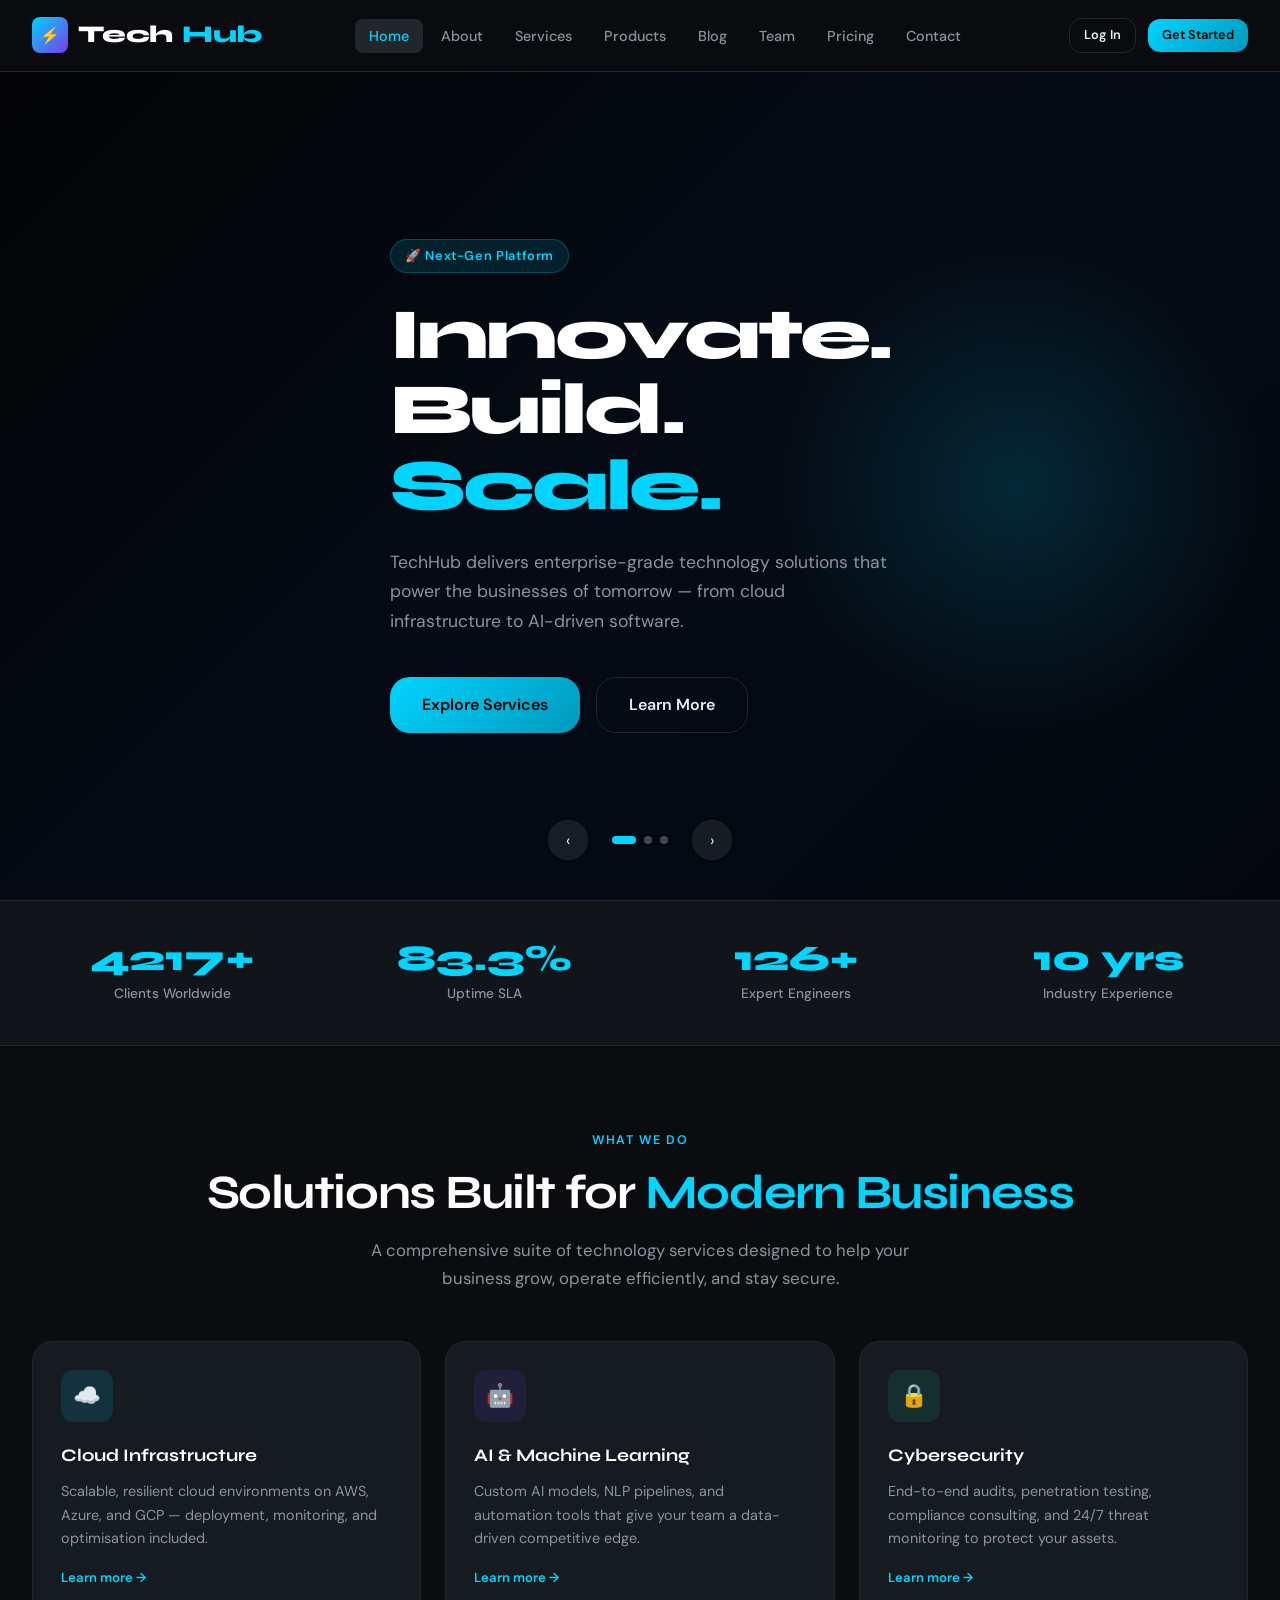
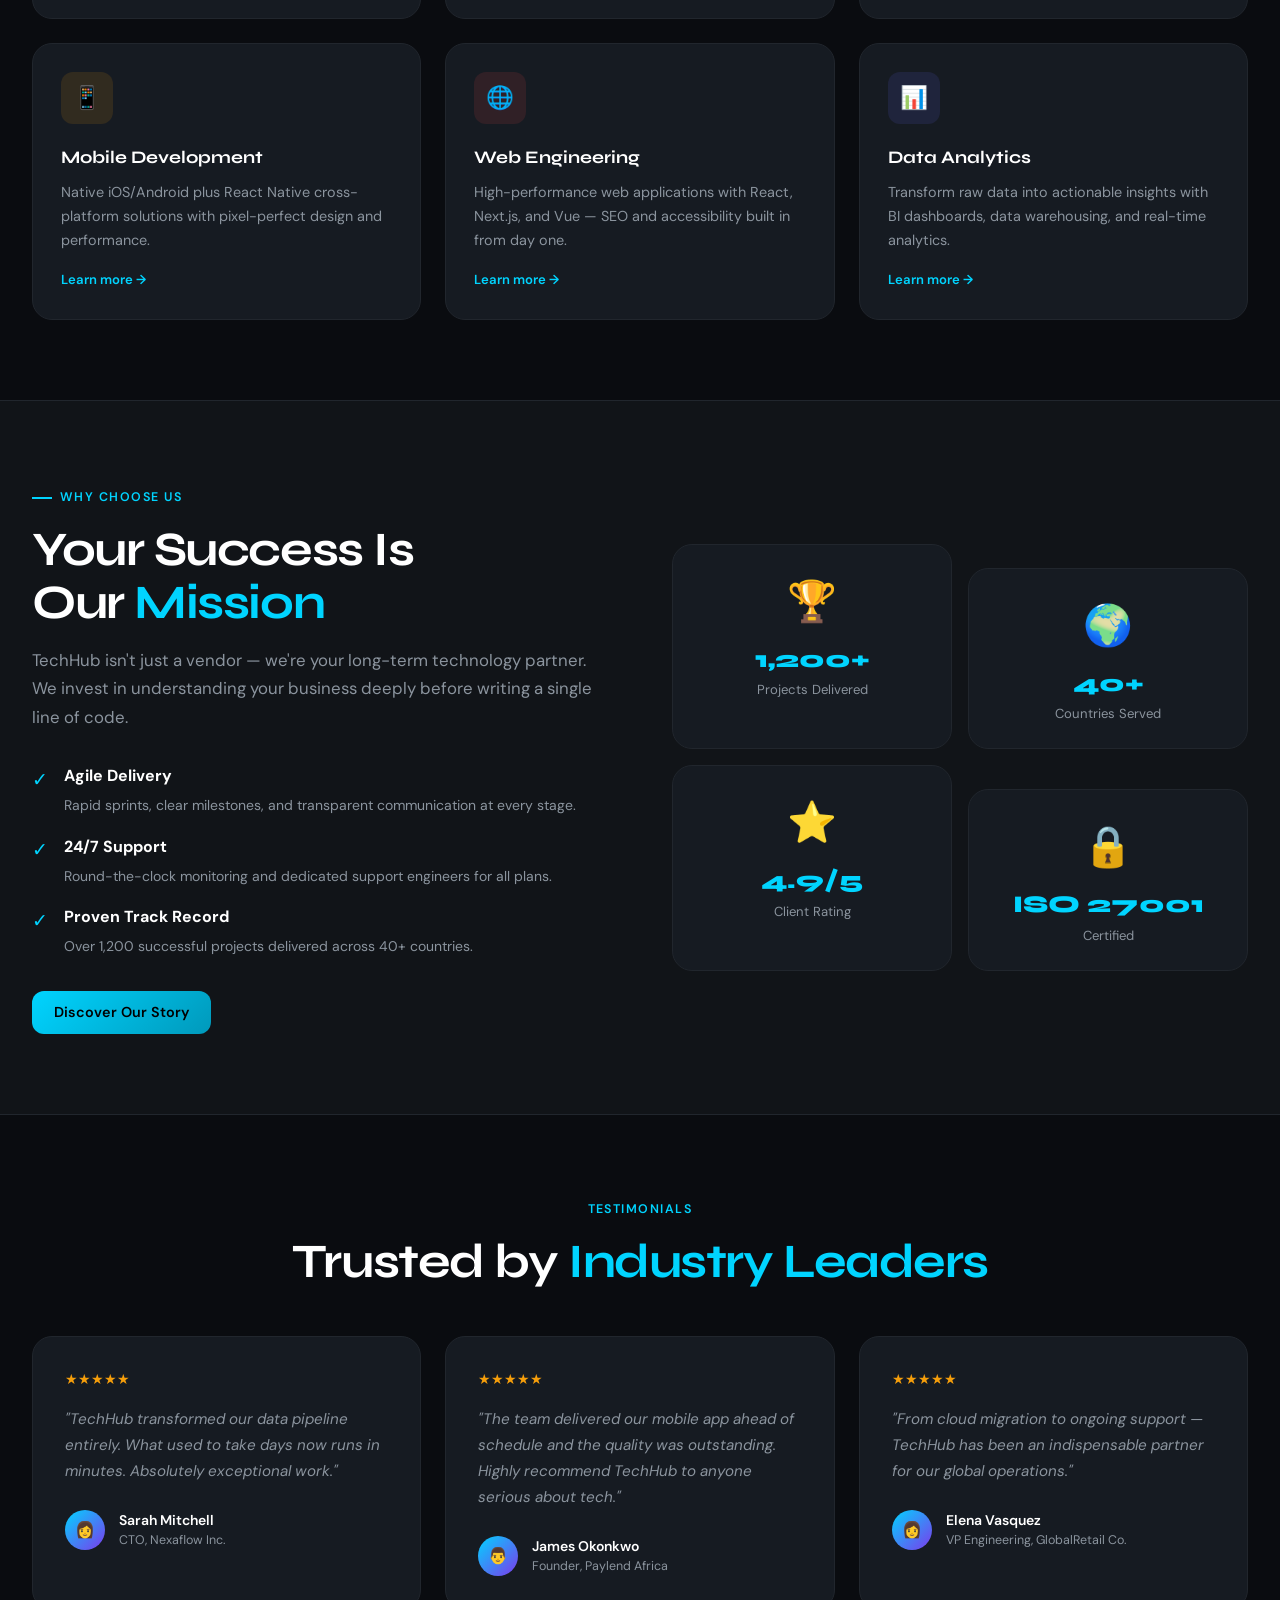
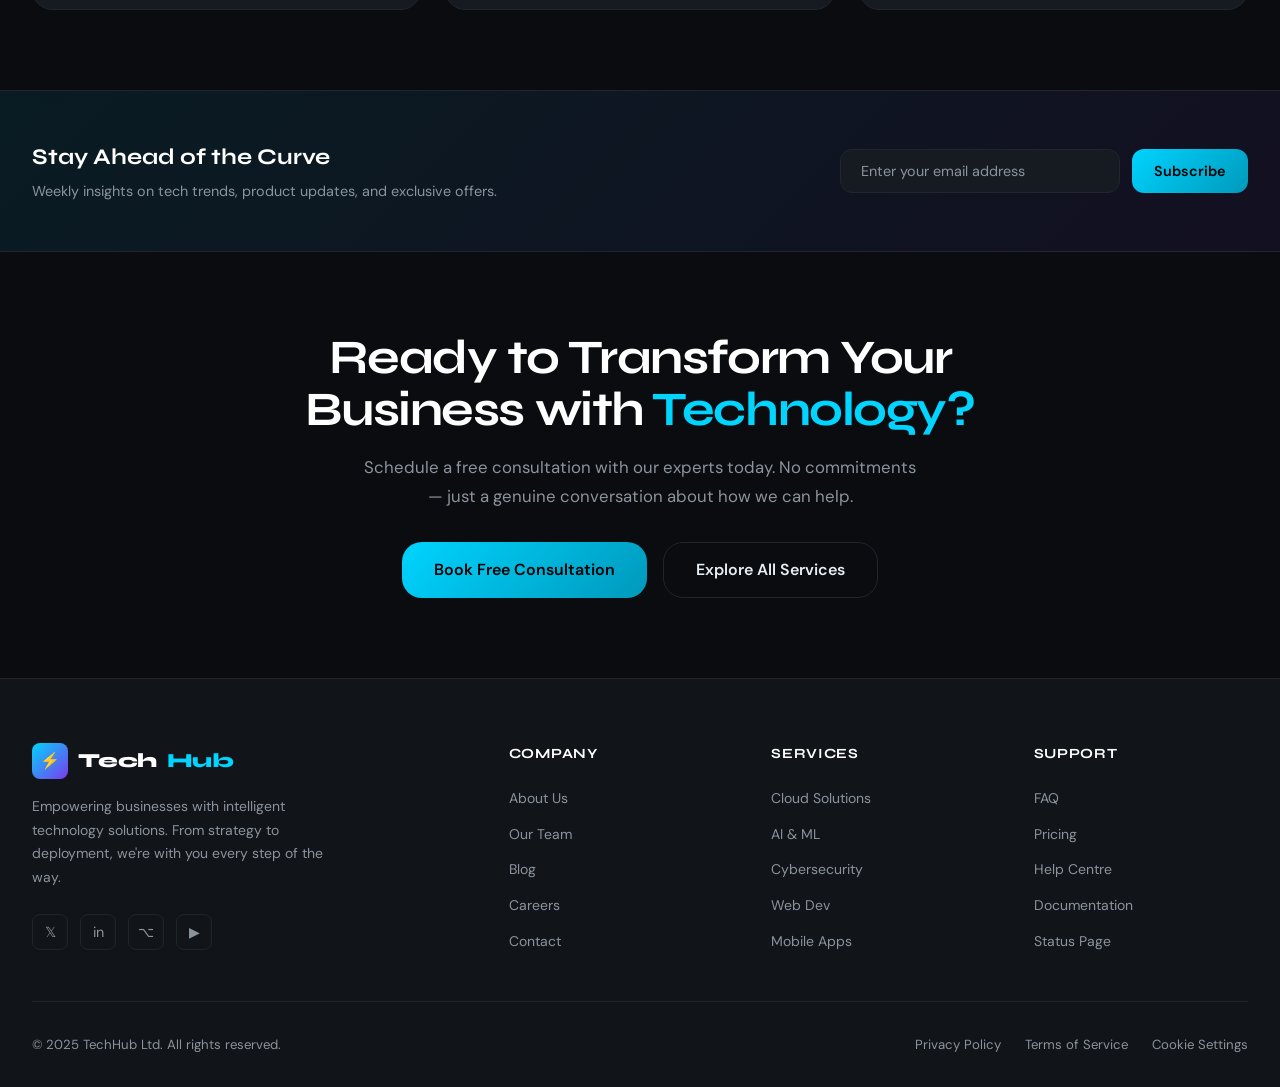
<file: index.html>
<!DOCTYPE html>
<html lang="en">
<head>
  <meta charset="UTF-8" />
  <meta name="viewport" content="width=device-width, initial-scale=1.0" />
  <meta name="description" content="TechHub — Your gateway to cutting-edge technology solutions, services, and innovation." />
  <title>TechHub — Innovate. Build. Scale.</title>
  <link rel="stylesheet" href="css/style.css" />
</head>
<body>

<header class="site-header">
  <nav class="nav-container" role="navigation" aria-label="Main Navigation">
    <a href="index.html" class="logo"><div class="logo-icon">⚡</div>Tech<span>Hub</span></a>
    <ul class="nav-links" role="list">
      <li><a href="index.html" class="active">Home</a></li>
      <li><a href="pages/about.html">About</a></li>
      <li><a href="pages/services.html">Services</a></li>
      <li><a href="pages/products.html">Products</a></li>
      <li><a href="pages/blog.html">Blog</a></li>
      <li><a href="pages/team.html">Team</a></li>
      <li><a href="pages/pricing.html">Pricing</a></li>
      <li><a href="pages/contact.html">Contact</a></li>
    </ul>
    <div class="nav-cta">
      <a href="pages/contact.html" class="btn btn-ghost btn-sm">Log In</a>
      <a href="pages/pricing.html" class="btn btn-primary btn-sm">Get Started</a>
    </div>
    <button class="hamburger" aria-label="Toggle menu"><span></span><span></span><span></span></button>
  </nav>
</header>
<nav class="mobile-nav">
  <a href="index.html">Home</a><a href="pages/about.html">About</a><a href="pages/services.html">Services</a>
  <a href="pages/products.html">Products</a><a href="pages/blog.html">Blog</a><a href="pages/team.html">Team</a>
  <a href="pages/pricing.html">Pricing</a><a href="pages/contact.html">Contact</a><a href="pages/faq.html">FAQ</a>
</nav>

<main class="page-wrapper">

  <!-- HERO SLIDER -->
  <section class="hero-slider" aria-label="Homepage highlights">
    <div class="slide active">
      <div class="slide-bg slide-bg-1"></div>
      <div class="slide-glow slide-glow-1"></div>
      <div class="slide-content container">
        <div class="slide-tag animate-in">🚀 Next-Gen Platform</div>
        <h1 class="slide-title animate-in delay-1">Innovate.<br>Build.<br><span>Scale.</span></h1>
        <p class="slide-desc animate-in delay-2">TechHub delivers enterprise-grade technology solutions that power the businesses of tomorrow — from cloud infrastructure to AI-driven software.</p>
        <div class="slide-actions animate-in delay-3">
          <a href="pages/services.html" class="btn btn-primary btn-lg">Explore Services</a>
          <a href="pages/about.html" class="btn btn-ghost btn-lg">Learn More</a>
        </div>
      </div>
    </div>
    <div class="slide">
      <div class="slide-bg slide-bg-2"></div>
      <div class="slide-glow slide-glow-2"></div>
      <div class="slide-content container">
        <div class="slide-tag">🤖 AI Solutions</div>
        <h1 class="slide-title">AI-Powered<br><span>Intelligence</span><br>for Business</h1>
        <p class="slide-desc">Leverage machine learning and intelligent automation to drive efficiency, insights, and competitive advantage for your organisation.</p>
        <div class="slide-actions">
          <a href="pages/products.html" class="btn btn-purple btn-lg">View Products</a>
          <a href="pages/pricing.html" class="btn btn-ghost btn-lg">See Pricing</a>
        </div>
      </div>
    </div>
    <div class="slide">
      <div class="slide-bg slide-bg-3"></div>
      <div class="slide-glow slide-glow-3"></div>
      <div class="slide-content container">
        <div class="slide-tag" style="background:rgba(245,158,11,.12);border-color:rgba(245,158,11,.3);color:var(--clr-accent3);">⭐ Trusted by 5,000+</div>
        <h1 class="slide-title">Technology<br>That <span style="color:var(--clr-accent3);">Works</span><br>For You</h1>
        <p class="slide-desc">From startups to enterprises, TechHub partners with organisations worldwide to deliver technology that genuinely transforms operations.</p>
        <div class="slide-actions">
          <a href="pages/contact.html" class="btn btn-lg" style="background:var(--clr-accent3);color:#000;border-radius:var(--radius-lg);padding:.875rem 2rem;font-size:1rem;font-weight:600;">Get in Touch</a>
          <a href="pages/team.html" class="btn btn-ghost btn-lg">Meet the Team</a>
        </div>
      </div>
    </div>
    <div class="slider-controls">
      <button class="slider-btn slider-prev" aria-label="Previous slide">‹</button>
      <div class="slider-dots">
        <button class="dot active" aria-label="Slide 1"></button>
        <button class="dot" aria-label="Slide 2"></button>
        <button class="dot" aria-label="Slide 3"></button>
      </div>
      <button class="slider-btn slider-next" aria-label="Next slide">›</button>
    </div>
  </section>

  <!-- STATS -->
  <div class="stats-bar">
    <div class="container">
      <div class="stats-grid">
        <div class="stat-item"><div class="stat-number" data-count="5000" data-suffix="+">0+</div><div class="stat-label">Clients Worldwide</div></div>
        <div class="stat-item"><div class="stat-number" data-count="98.9" data-suffix="%">0%</div><div class="stat-label">Uptime SLA</div></div>
        <div class="stat-item"><div class="stat-number" data-count="150" data-suffix="+">0+</div><div class="stat-label">Expert Engineers</div></div>
        <div class="stat-item"><div class="stat-number" data-count="12" data-suffix=" yrs">0 yrs</div><div class="stat-label">Industry Experience</div></div>
      </div>
    </div>
  </div>

  <!-- SERVICES OVERVIEW -->
  <section class="section">
    <div class="container">
      <div class="text-center mb-6 reveal">
        <div class="section-label">What We Do</div>
        <h2 class="section-title">Solutions Built for <span>Modern Business</span></h2>
        <p class="section-body">A comprehensive suite of technology services designed to help your business grow, operate efficiently, and stay secure.</p>
      </div>
      <div class="grid-3">
        <div class="card reveal delay-1"><div class="card-body">
          <div class="card-icon" style="background:rgba(0,212,255,.12);">☁️</div>
          <h3 class="card-title">Cloud Infrastructure</h3>
          <p class="card-text">Scalable, resilient cloud environments on AWS, Azure, and GCP — deployment, monitoring, and optimisation included.</p>
          <a href="pages/services.html" class="read-more" style="display:inline-flex;margin-top:1rem;">Learn more →</a>
        </div></div>
        <div class="card reveal delay-2"><div class="card-body">
          <div class="card-icon" style="background:rgba(124,58,237,.12);">🤖</div>
          <h3 class="card-title">AI & Machine Learning</h3>
          <p class="card-text">Custom AI models, NLP pipelines, and automation tools that give your team a data-driven competitive edge.</p>
          <a href="pages/services.html" class="read-more" style="display:inline-flex;margin-top:1rem;">Learn more →</a>
        </div></div>
        <div class="card reveal delay-3"><div class="card-body">
          <div class="card-icon" style="background:rgba(16,185,129,.12);">🔒</div>
          <h3 class="card-title">Cybersecurity</h3>
          <p class="card-text">End-to-end audits, penetration testing, compliance consulting, and 24/7 threat monitoring to protect your assets.</p>
          <a href="pages/services.html" class="read-more" style="display:inline-flex;margin-top:1rem;">Learn more →</a>
        </div></div>
        <div class="card reveal delay-1"><div class="card-body">
          <div class="card-icon" style="background:rgba(245,158,11,.12);">📱</div>
          <h3 class="card-title">Mobile Development</h3>
          <p class="card-text">Native iOS/Android plus React Native cross-platform solutions with pixel-perfect design and performance.</p>
          <a href="pages/services.html" class="read-more" style="display:inline-flex;margin-top:1rem;">Learn more →</a>
        </div></div>
        <div class="card reveal delay-2"><div class="card-body">
          <div class="card-icon" style="background:rgba(239,68,68,.12);">🌐</div>
          <h3 class="card-title">Web Engineering</h3>
          <p class="card-text">High-performance web applications with React, Next.js, and Vue — SEO and accessibility built in from day one.</p>
          <a href="pages/services.html" class="read-more" style="display:inline-flex;margin-top:1rem;">Learn more →</a>
        </div></div>
        <div class="card reveal delay-3"><div class="card-body">
          <div class="card-icon" style="background:rgba(99,102,241,.12);">📊</div>
          <h3 class="card-title">Data Analytics</h3>
          <p class="card-text">Transform raw data into actionable insights with BI dashboards, data warehousing, and real-time analytics.</p>
          <a href="pages/services.html" class="read-more" style="display:inline-flex;margin-top:1rem;">Learn more →</a>
        </div></div>
      </div>
    </div>
  </section>

  <!-- WHY TECHHUB -->
  <section class="section" style="background:var(--clr-surface);border-top:1px solid var(--clr-border);border-bottom:1px solid var(--clr-border);">
    <div class="container">
      <div style="display:grid;grid-template-columns:1fr 1fr;gap:4rem;align-items:center;" class="reveal">
        <div>
          <div class="section-label">Why Choose Us</div>
          <h2 class="section-title">Your Success Is<br>Our <span>Mission</span></h2>
          <p class="section-body mb-4">TechHub isn't just a vendor — we're your long-term technology partner. We invest in understanding your business deeply before writing a single line of code.</p>
          <ul style="display:flex;flex-direction:column;gap:1rem;margin-bottom:2rem;">
            <li style="display:flex;gap:1rem;align-items:flex-start;">
              <span style="color:var(--clr-accent);font-size:1.2rem;flex-shrink:0;margin-top:.1rem;">✓</span>
              <div><strong style="color:var(--clr-white);display:block;margin-bottom:.2rem;">Agile Delivery</strong><span style="font-size:.875rem;color:var(--clr-muted);">Rapid sprints, clear milestones, and transparent communication at every stage.</span></div>
            </li>
            <li style="display:flex;gap:1rem;align-items:flex-start;">
              <span style="color:var(--clr-accent);font-size:1.2rem;flex-shrink:0;margin-top:.1rem;">✓</span>
              <div><strong style="color:var(--clr-white);display:block;margin-bottom:.2rem;">24/7 Support</strong><span style="font-size:.875rem;color:var(--clr-muted);">Round-the-clock monitoring and dedicated support engineers for all plans.</span></div>
            </li>
            <li style="display:flex;gap:1rem;align-items:flex-start;">
              <span style="color:var(--clr-accent);font-size:1.2rem;flex-shrink:0;margin-top:.1rem;">✓</span>
              <div><strong style="color:var(--clr-white);display:block;margin-bottom:.2rem;">Proven Track Record</strong><span style="font-size:.875rem;color:var(--clr-muted);">Over 1,200 successful projects delivered across 40+ countries.</span></div>
            </li>
          </ul>
          <a href="pages/about.html" class="btn btn-primary">Discover Our Story</a>
        </div>
        <div style="display:grid;grid-template-columns:1fr 1fr;gap:1rem;">
          <div class="card" style="padding:1.5rem;text-align:center;"><div style="font-size:2.5rem;margin-bottom:.5rem;">🏆</div><div style="font-family:var(--font-display);font-size:1.5rem;font-weight:800;color:var(--clr-accent);">1,200+</div><div style="font-size:.82rem;color:var(--clr-muted);">Projects Delivered</div></div>
          <div class="card" style="padding:1.5rem;text-align:center;margin-top:1.5rem;"><div style="font-size:2.5rem;margin-bottom:.5rem;">🌍</div><div style="font-family:var(--font-display);font-size:1.5rem;font-weight:800;color:var(--clr-accent);">40+</div><div style="font-size:.82rem;color:var(--clr-muted);">Countries Served</div></div>
          <div class="card" style="padding:1.5rem;text-align:center;"><div style="font-size:2.5rem;margin-bottom:.5rem;">⭐</div><div style="font-family:var(--font-display);font-size:1.5rem;font-weight:800;color:var(--clr-accent);">4.9/5</div><div style="font-size:.82rem;color:var(--clr-muted);">Client Rating</div></div>
          <div class="card" style="padding:1.5rem;text-align:center;margin-top:1.5rem;"><div style="font-size:2.5rem;margin-bottom:.5rem;">🔒</div><div style="font-family:var(--font-display);font-size:1.5rem;font-weight:800;color:var(--clr-accent);">ISO 27001</div><div style="font-size:.82rem;color:var(--clr-muted);">Certified</div></div>
        </div>
      </div>
    </div>
  </section>

  <!-- TESTIMONIALS -->
  <section class="section">
    <div class="container">
      <div class="text-center mb-6 reveal">
        <div class="section-label">Testimonials</div>
        <h2 class="section-title">Trusted by <span>Industry Leaders</span></h2>
      </div>
      <div class="grid-3">
        <div class="testimonial-card reveal delay-1"><div class="stars">★★★★★</div><p class="testimonial-text">"TechHub transformed our data pipeline entirely. What used to take days now runs in minutes. Absolutely exceptional work."</p><div class="testimonial-author"><div class="author-avatar">👩</div><div><div class="author-name">Sarah Mitchell</div><div class="author-title">CTO, Nexaflow Inc.</div></div></div></div>
        <div class="testimonial-card reveal delay-2"><div class="stars">★★★★★</div><p class="testimonial-text">"The team delivered our mobile app ahead of schedule and the quality was outstanding. Highly recommend TechHub to anyone serious about tech."</p><div class="testimonial-author"><div class="author-avatar">👨</div><div><div class="author-name">James Okonkwo</div><div class="author-title">Founder, Paylend Africa</div></div></div></div>
        <div class="testimonial-card reveal delay-3"><div class="stars">★★★★★</div><p class="testimonial-text">"From cloud migration to ongoing support — TechHub has been an indispensable partner for our global operations."</p><div class="testimonial-author"><div class="author-avatar">👩</div><div><div class="author-name">Elena Vasquez</div><div class="author-title">VP Engineering, GlobalRetail Co.</div></div></div></div>
      </div>
    </div>
  </section>

  <!-- NEWSLETTER -->
  <div class="newsletter-strip">
    <div class="container">
      <div class="newsletter-inner">
        <div class="newsletter-text">
          <h3>Stay Ahead of the Curve</h3>
          <p>Weekly insights on tech trends, product updates, and exclusive offers.</p>
        </div>
        <form class="newsletter-form" novalidate>
          <input type="email" placeholder="Enter your email address" aria-label="Email address" />
          <button type="submit" class="btn btn-primary">Subscribe</button>
        </form>
      </div>
    </div>
  </div>

  <!-- CTA -->
  <section class="section" style="text-align:center;">
    <div class="container-sm reveal">
      <h2 class="section-title">Ready to Transform Your<br>Business with <span>Technology?</span></h2>
      <p class="section-body" style="margin:0 auto 2rem;">Schedule a free consultation with our experts today. No commitments — just a genuine conversation about how we can help.</p>
      <div style="display:flex;gap:1rem;justify-content:center;flex-wrap:wrap;">
        <a href="pages/contact.html" class="btn btn-primary btn-lg">Book Free Consultation</a>
        <a href="pages/services.html" class="btn btn-ghost btn-lg">Explore All Services</a>
      </div>
    </div>
  </section>

</main>

<footer class="site-footer">
  <div class="container">
    <div class="footer-grid">
      <div class="footer-brand">
        <a href="index.html" class="logo"><div class="logo-icon">⚡</div>Tech<span>Hub</span></a>
        <p>Empowering businesses with intelligent technology solutions. From strategy to deployment, we're with you every step of the way.</p>
        <div class="social-links">
          <a href="#" class="social-link" aria-label="Twitter">𝕏</a>
          <a href="#" class="social-link" aria-label="LinkedIn">in</a>
          <a href="#" class="social-link" aria-label="GitHub">⌥</a>
          <a href="#" class="social-link" aria-label="YouTube">▶</a>
        </div>
      </div>
      <div class="footer-col"><h4>Company</h4><ul><li><a href="pages/about.html">About Us</a></li><li><a href="pages/team.html">Our Team</a></li><li><a href="pages/blog.html">Blog</a></li><li><a href="pages/careers.html">Careers</a></li><li><a href="pages/contact.html">Contact</a></li></ul></div>
      <div class="footer-col"><h4>Services</h4><ul><li><a href="pages/services.html">Cloud Solutions</a></li><li><a href="pages/services.html">AI & ML</a></li><li><a href="pages/services.html">Cybersecurity</a></li><li><a href="pages/services.html">Web Dev</a></li><li><a href="pages/services.html">Mobile Apps</a></li></ul></div>
      <div class="footer-col"><h4>Support</h4><ul><li><a href="pages/faq.html">FAQ</a></li><li><a href="pages/pricing.html">Pricing</a></li><li><a href="pages/contact.html">Help Centre</a></li><li><a href="#">Documentation</a></li><li><a href="#">Status Page</a></li></ul></div>
    </div>
    <div class="footer-bottom">
      <p>&copy; 2025 TechHub Ltd. All rights reserved.</p>
      <div class="footer-bottom-links"><a href="#">Privacy Policy</a><a href="#">Terms of Service</a><a href="#">Cookie Settings</a></div>
    </div>
  </div>
</footer>

<button id="backToTop" aria-label="Back to top" style="position:fixed;bottom:2rem;left:2rem;width:44px;height:44px;border-radius:50%;background:var(--clr-accent2);color:#fff;font-size:1.1rem;display:flex;align-items:center;justify-content:center;border:none;cursor:pointer;opacity:0;transition:opacity .3s;z-index:900;">↑</button>
<script src="js/main.js"></script>
</body>
</html>
</file>
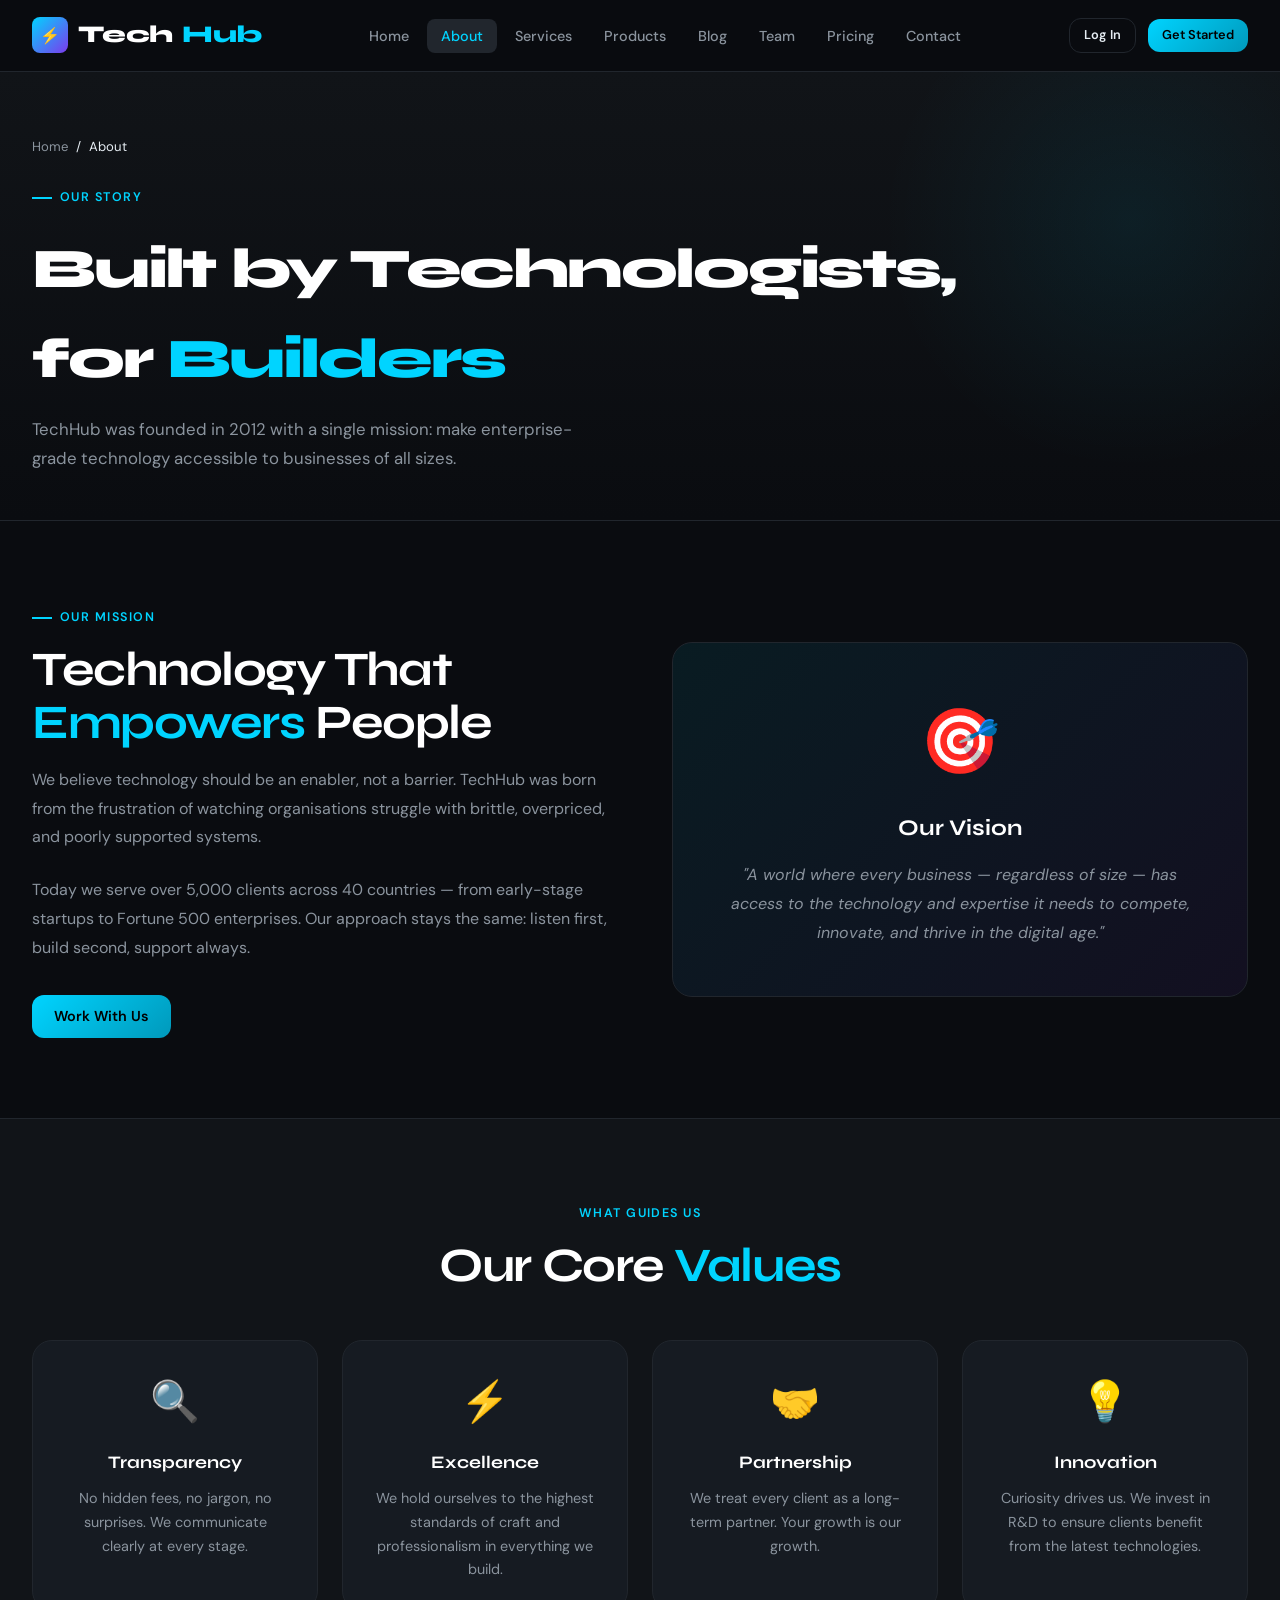
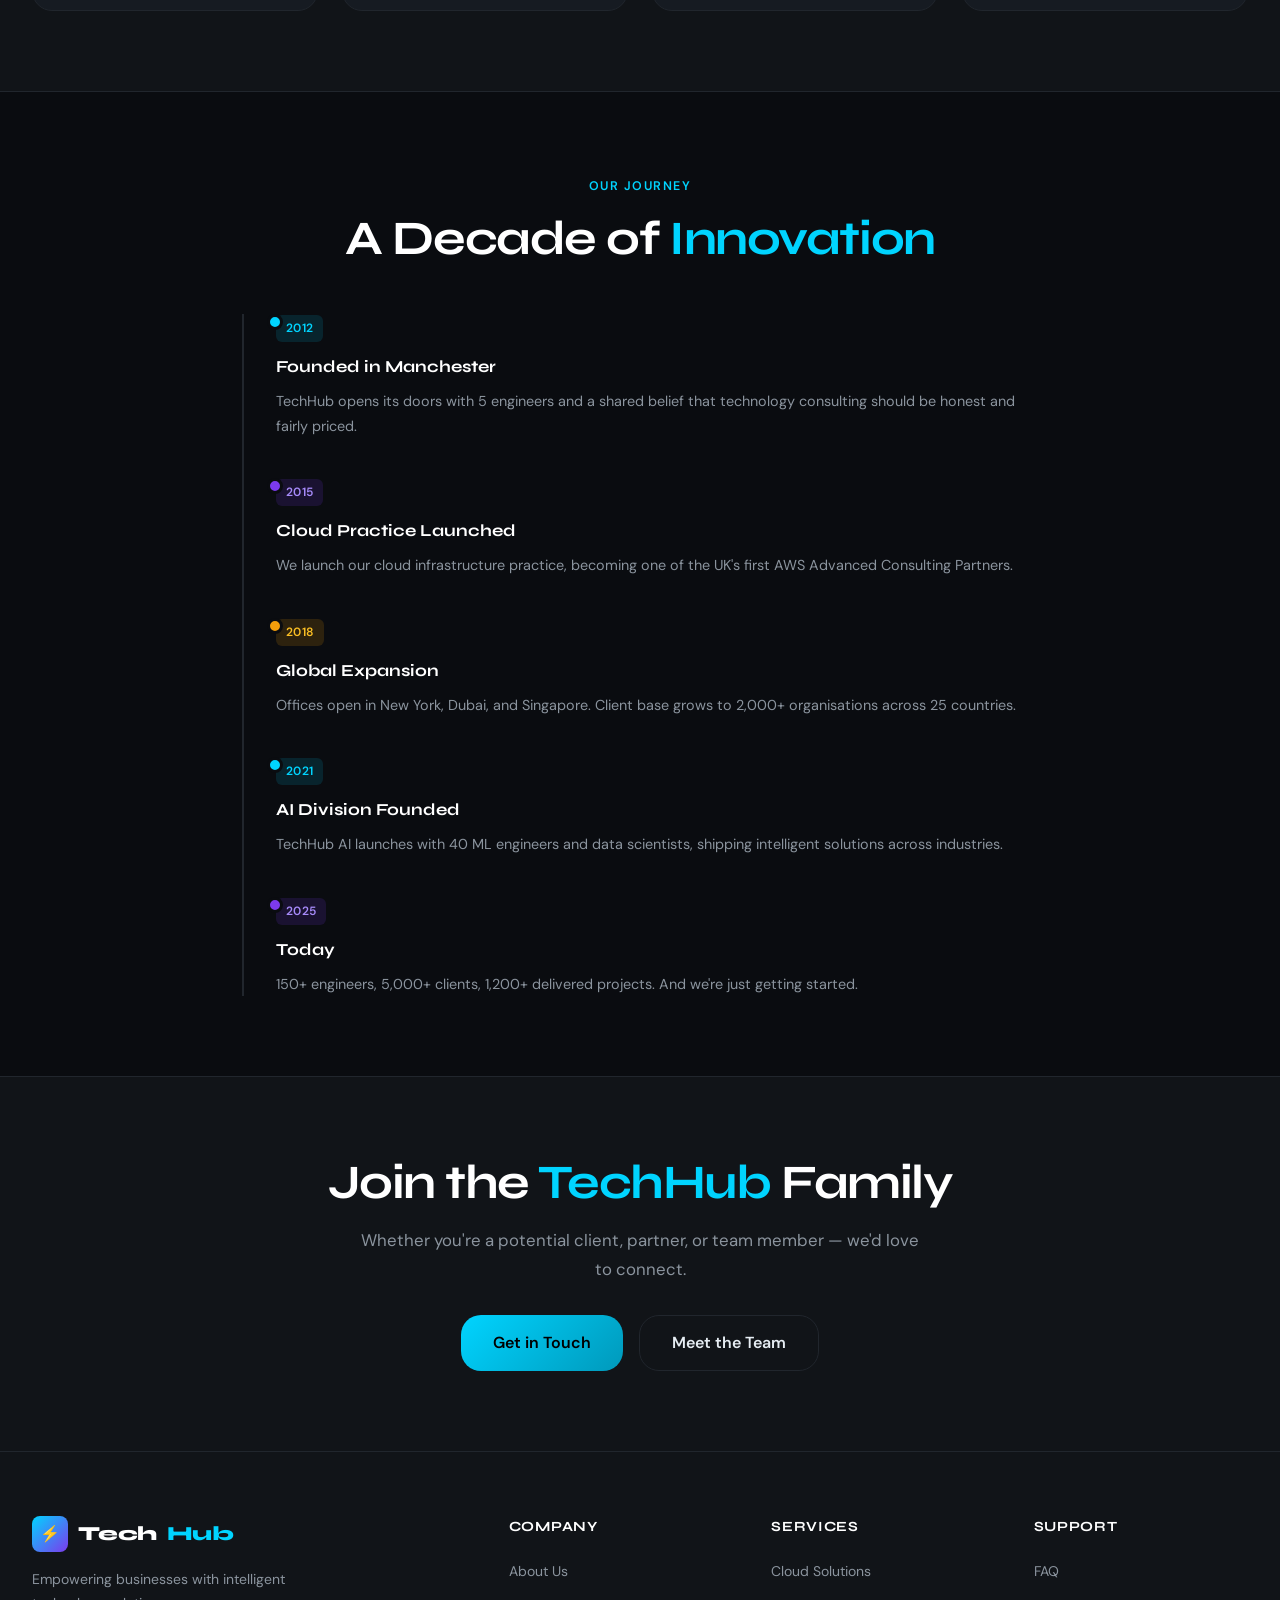
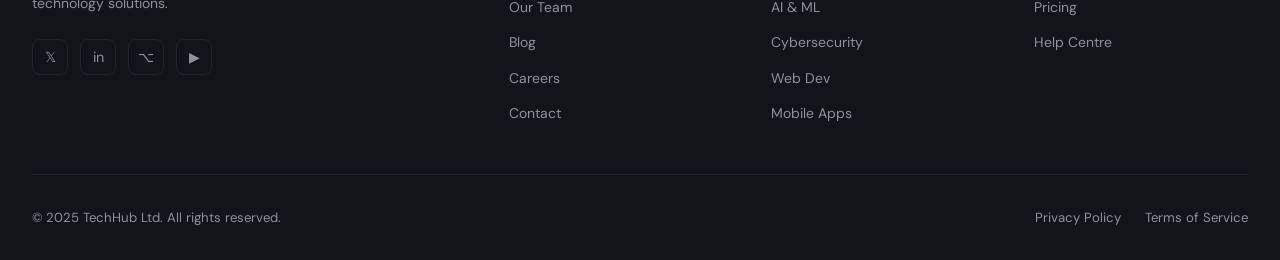
<file: pages/about.html>
<!DOCTYPE html>
<html lang="en">
<head>
  <meta charset="UTF-8" /><meta name="viewport" content="width=device-width, initial-scale=1.0" />
  <meta name="description" content="About TechHub — our story, mission, values and history." />
  <title>About Us — TechHub</title>
  <link rel="stylesheet" href="../css/style.css" />
</head>
<body>
<header class="site-header">
  <nav class="nav-container" role="navigation" aria-label="Main Navigation">
    <a href="../index.html" class="logo"><div class="logo-icon">⚡</div>Tech<span>Hub</span></a>
    <ul class="nav-links"><li><a href="../index.html">Home</a></li><li><a href="about.html" class="active">About</a></li><li><a href="services.html">Services</a></li><li><a href="products.html">Products</a></li><li><a href="blog.html">Blog</a></li><li><a href="team.html">Team</a></li><li><a href="pricing.html">Pricing</a></li><li><a href="contact.html">Contact</a></li></ul>
    <div class="nav-cta"><a href="contact.html" class="btn btn-ghost btn-sm">Log In</a><a href="pricing.html" class="btn btn-primary btn-sm">Get Started</a></div>
    <button class="hamburger" aria-label="Toggle menu"><span></span><span></span><span></span></button>
  </nav>
</header>
<nav class="mobile-nav"><a href="../index.html">Home</a><a href="about.html">About</a><a href="services.html">Services</a><a href="products.html">Products</a><a href="blog.html">Blog</a><a href="team.html">Team</a><a href="pricing.html">Pricing</a><a href="contact.html">Contact</a><a href="faq.html">FAQ</a></nav>

<main class="page-wrapper">
  <div class="page-hero">
    <div class="container">
      <div class="breadcrumb"><a href="../index.html">Home</a> <span>/</span> <span>About</span></div>
      <div class="section-label">Our Story</div>
      <h1 class="page-hero-title">Built by Technologists,<br>for <span>Builders</span></h1>
      <p class="page-hero-sub">TechHub was founded in 2012 with a single mission: make enterprise-grade technology accessible to businesses of all sizes.</p>
    </div>
  </div>

  <section class="section">
    <div class="container">
      <div style="display:grid;grid-template-columns:1fr 1fr;gap:4rem;align-items:center;" class="reveal">
        <div>
          <div class="section-label">Our Mission</div>
          <h2 class="section-title">Technology That<br><span>Empowers</span> People</h2>
          <p style="color:var(--clr-muted);line-height:1.8;margin-bottom:1.5rem;">We believe technology should be an enabler, not a barrier. TechHub was born from the frustration of watching organisations struggle with brittle, overpriced, and poorly supported systems.</p>
          <p style="color:var(--clr-muted);line-height:1.8;margin-bottom:2rem;">Today we serve over 5,000 clients across 40 countries — from early-stage startups to Fortune 500 enterprises. Our approach stays the same: listen first, build second, support always.</p>
          <a href="contact.html" class="btn btn-primary">Work With Us</a>
        </div>
        <div style="background:linear-gradient(135deg,rgba(0,212,255,.08),rgba(124,58,237,.08));border:1px solid var(--clr-border);border-radius:var(--radius-lg);padding:3rem;text-align:center;">
          <div style="font-size:4rem;margin-bottom:1rem;">🎯</div>
          <h3 style="font-family:var(--font-display);font-size:1.4rem;font-weight:700;color:var(--clr-white);margin-bottom:1rem;">Our Vision</h3>
          <p style="color:var(--clr-muted);line-height:1.8;font-style:italic;">"A world where every business — regardless of size — has access to the technology and expertise it needs to compete, innovate, and thrive in the digital age."</p>
        </div>
      </div>
    </div>
  </section>

  <section class="section" style="background:var(--clr-surface);border-top:1px solid var(--clr-border);border-bottom:1px solid var(--clr-border);">
    <div class="container">
      <div class="text-center mb-6 reveal"><div class="section-label">What Guides Us</div><h2 class="section-title">Our Core <span>Values</span></h2></div>
      <div class="grid-4">
        <div class="card reveal delay-1"><div class="card-body" style="text-align:center;"><div style="font-size:2.5rem;margin-bottom:1rem;">🔍</div><h3 class="card-title">Transparency</h3><p class="card-text">No hidden fees, no jargon, no surprises. We communicate clearly at every stage.</p></div></div>
        <div class="card reveal delay-2"><div class="card-body" style="text-align:center;"><div style="font-size:2.5rem;margin-bottom:1rem;">⚡</div><h3 class="card-title">Excellence</h3><p class="card-text">We hold ourselves to the highest standards of craft and professionalism in everything we build.</p></div></div>
        <div class="card reveal delay-3"><div class="card-body" style="text-align:center;"><div style="font-size:2.5rem;margin-bottom:1rem;">🤝</div><h3 class="card-title">Partnership</h3><p class="card-text">We treat every client as a long-term partner. Your growth is our growth.</p></div></div>
        <div class="card reveal delay-4"><div class="card-body" style="text-align:center;"><div style="font-size:2.5rem;margin-bottom:1rem;">💡</div><h3 class="card-title">Innovation</h3><p class="card-text">Curiosity drives us. We invest in R&amp;D to ensure clients benefit from the latest technologies.</p></div></div>
      </div>
    </div>
  </section>

  <section class="section">
    <div class="container-sm">
      <div class="text-center mb-6 reveal"><div class="section-label">Our Journey</div><h2 class="section-title">A Decade of <span>Innovation</span></h2></div>
      <div style="position:relative;padding-left:2rem;border-left:2px solid var(--clr-border);">
        <div style="margin-bottom:2.5rem;" class="reveal"><div style="position:absolute;left:-9px;width:16px;height:16px;background:var(--clr-accent);border-radius:50%;border:3px solid var(--clr-bg);"></div><div class="badge badge-cyan mb-2" style="margin-bottom:.75rem;">2012</div><h3 style="font-family:var(--font-display);font-size:1.05rem;font-weight:700;color:var(--clr-white);margin-bottom:.5rem;">Founded in Manchester</h3><p style="font-size:.9rem;color:var(--clr-muted);line-height:1.7;">TechHub opens its doors with 5 engineers and a shared belief that technology consulting should be honest and fairly priced.</p></div>
        <div style="margin-bottom:2.5rem;" class="reveal"><div style="position:absolute;left:-9px;width:16px;height:16px;background:var(--clr-accent2);border-radius:50%;border:3px solid var(--clr-bg);"></div><div class="badge badge-purple mb-2" style="margin-bottom:.75rem;">2015</div><h3 style="font-family:var(--font-display);font-size:1.05rem;font-weight:700;color:var(--clr-white);margin-bottom:.5rem;">Cloud Practice Launched</h3><p style="font-size:.9rem;color:var(--clr-muted);line-height:1.7;">We launch our cloud infrastructure practice, becoming one of the UK's first AWS Advanced Consulting Partners.</p></div>
        <div style="margin-bottom:2.5rem;" class="reveal"><div style="position:absolute;left:-9px;width:16px;height:16px;background:var(--clr-accent3);border-radius:50%;border:3px solid var(--clr-bg);"></div><div class="badge badge-amber mb-2" style="margin-bottom:.75rem;">2018</div><h3 style="font-family:var(--font-display);font-size:1.05rem;font-weight:700;color:var(--clr-white);margin-bottom:.5rem;">Global Expansion</h3><p style="font-size:.9rem;color:var(--clr-muted);line-height:1.7;">Offices open in New York, Dubai, and Singapore. Client base grows to 2,000+ organisations across 25 countries.</p></div>
        <div style="margin-bottom:2.5rem;" class="reveal"><div style="position:absolute;left:-9px;width:16px;height:16px;background:var(--clr-accent);border-radius:50%;border:3px solid var(--clr-bg);"></div><div class="badge badge-cyan mb-2" style="margin-bottom:.75rem;">2021</div><h3 style="font-family:var(--font-display);font-size:1.05rem;font-weight:700;color:var(--clr-white);margin-bottom:.5rem;">AI Division Founded</h3><p style="font-size:.9rem;color:var(--clr-muted);line-height:1.7;">TechHub AI launches with 40 ML engineers and data scientists, shipping intelligent solutions across industries.</p></div>
        <div class="reveal"><div style="position:absolute;left:-9px;width:16px;height:16px;background:var(--clr-accent2);border-radius:50%;border:3px solid var(--clr-bg);"></div><div class="badge badge-purple mb-2" style="margin-bottom:.75rem;">2025</div><h3 style="font-family:var(--font-display);font-size:1.05rem;font-weight:700;color:var(--clr-white);margin-bottom:.5rem;">Today</h3><p style="font-size:.9rem;color:var(--clr-muted);line-height:1.7;">150+ engineers, 5,000+ clients, 1,200+ delivered projects. And we're just getting started.</p></div>
      </div>
    </div>
  </section>

  <section class="section" style="background:var(--clr-surface);border-top:1px solid var(--clr-border);text-align:center;">
    <div class="container-sm reveal">
      <h2 class="section-title">Join the <span>TechHub</span> Family</h2>
      <p class="section-body" style="margin:0 auto 2rem;">Whether you're a potential client, partner, or team member — we'd love to connect.</p>
      <div style="display:flex;gap:1rem;justify-content:center;flex-wrap:wrap;"><a href="contact.html" class="btn btn-primary btn-lg">Get in Touch</a><a href="team.html" class="btn btn-ghost btn-lg">Meet the Team</a></div>
    </div>
  </section>
</main>

<footer class="site-footer"><div class="container"><div class="footer-grid"><div class="footer-brand"><a href="../index.html" class="logo"><div class="logo-icon">⚡</div>Tech<span>Hub</span></a><p>Empowering businesses with intelligent technology solutions.</p><div class="social-links"><a href="#" class="social-link">𝕏</a><a href="#" class="social-link">in</a><a href="#" class="social-link">⌥</a><a href="#" class="social-link">▶</a></div></div><div class="footer-col"><h4>Company</h4><ul><li><a href="about.html">About Us</a></li><li><a href="team.html">Our Team</a></li><li><a href="blog.html">Blog</a></li><li><a href="careers.html">Careers</a></li><li><a href="contact.html">Contact</a></li></ul></div><div class="footer-col"><h4>Services</h4><ul><li><a href="services.html">Cloud Solutions</a></li><li><a href="services.html">AI & ML</a></li><li><a href="services.html">Cybersecurity</a></li><li><a href="services.html">Web Dev</a></li><li><a href="services.html">Mobile Apps</a></li></ul></div><div class="footer-col"><h4>Support</h4><ul><li><a href="faq.html">FAQ</a></li><li><a href="pricing.html">Pricing</a></li><li><a href="contact.html">Help Centre</a></li></ul></div></div><div class="footer-bottom"><p>&copy; 2025 TechHub Ltd. All rights reserved.</p><div class="footer-bottom-links"><a href="#">Privacy Policy</a><a href="#">Terms of Service</a></div></div></div></footer>
<button id="backToTop" aria-label="Back to top" style="position:fixed;bottom:2rem;left:2rem;width:44px;height:44px;border-radius:50%;background:var(--clr-accent2);color:#fff;font-size:1.1rem;display:flex;align-items:center;justify-content:center;border:none;cursor:pointer;opacity:0;transition:opacity .3s;z-index:900;">↑</button>
<script src="../js/main.js"></script>
</body></html>
</file>
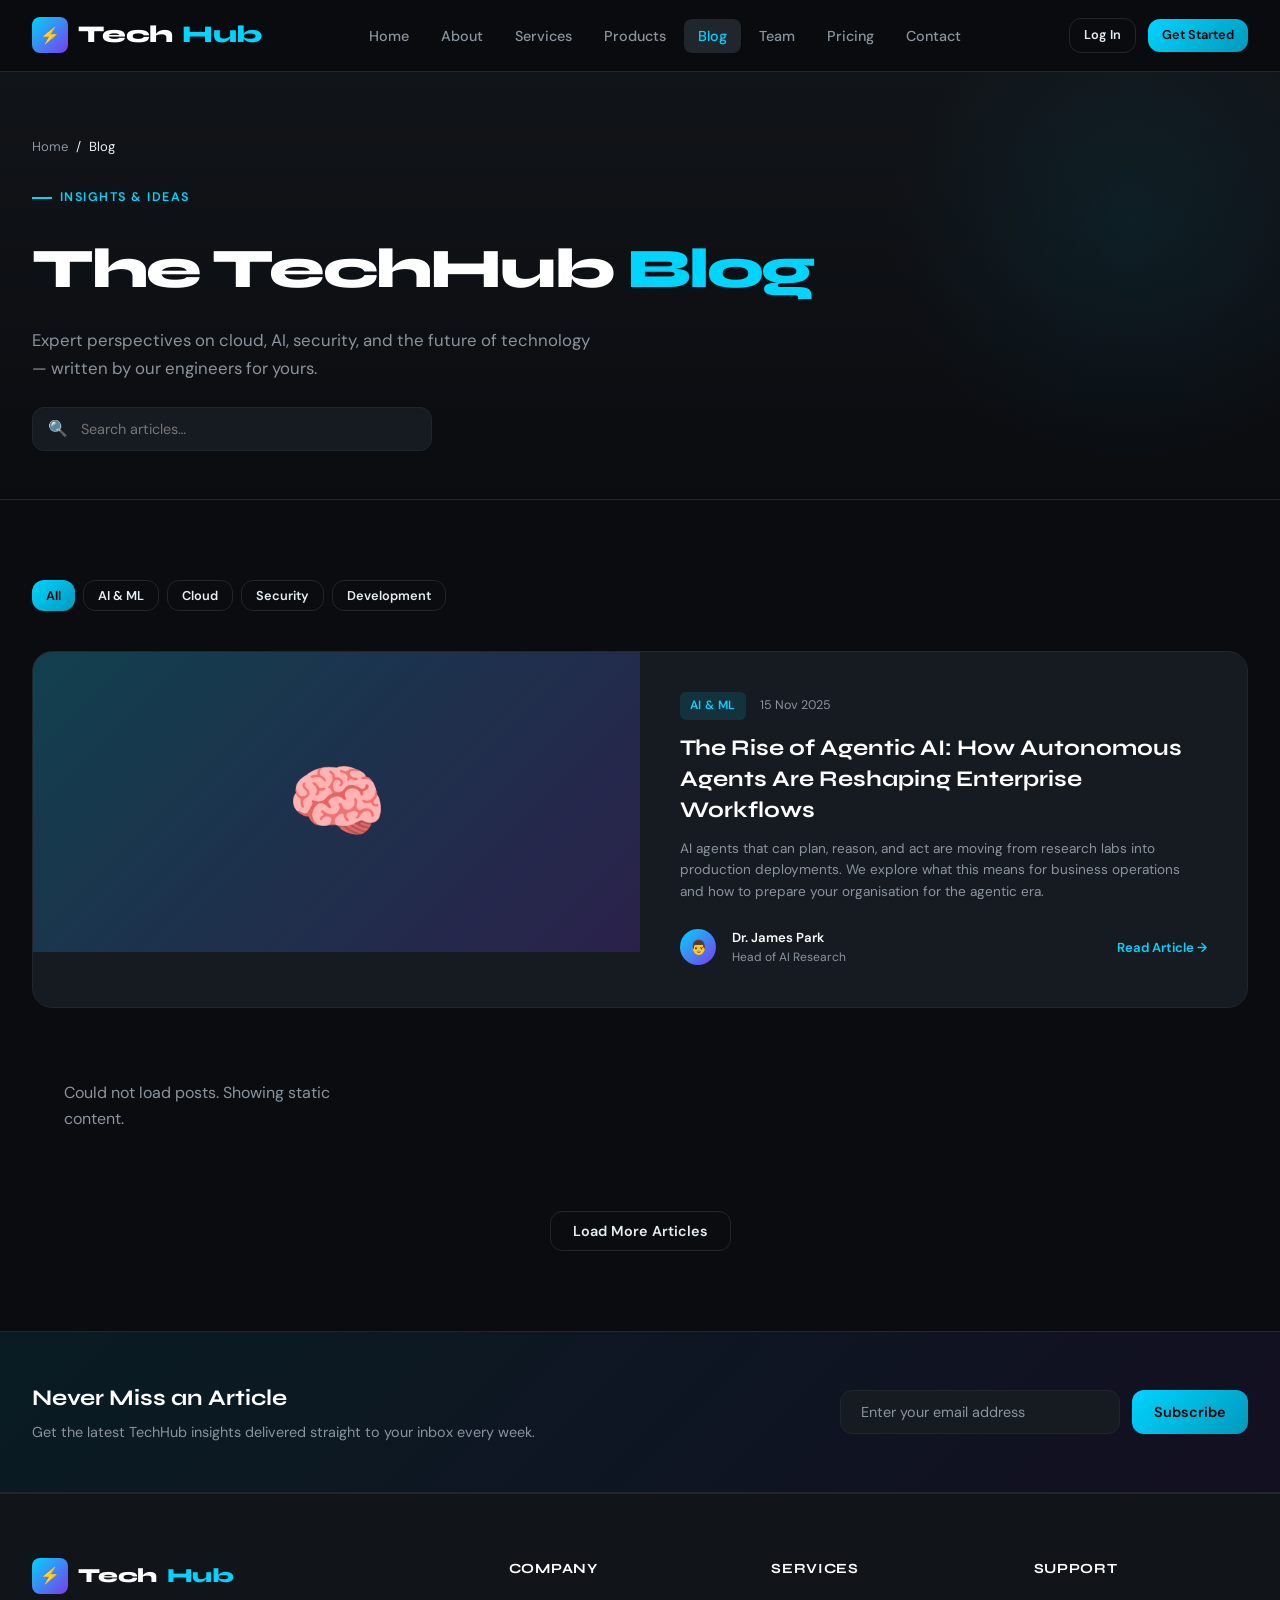
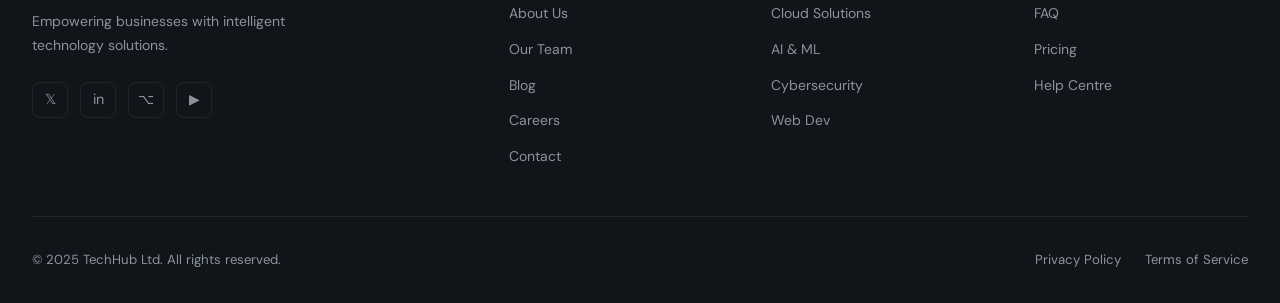
<file: pages/blog.html>
<!DOCTYPE html>
<html lang="en">
<head>
  <meta charset="UTF-8" /><meta name="viewport" content="width=device-width, initial-scale=1.0" />
  <meta name="description" content="TechHub Blog — insights, tutorials, and news on technology, AI, cloud, and security." />
  <title>Blog — TechHub</title>
  <link rel="stylesheet" href="../css/style.css" />
</head>
<body>
<header class="site-header">
  <nav class="nav-container" role="navigation" aria-label="Main Navigation">
    <a href="../index.html" class="logo"><div class="logo-icon">⚡</div>Tech<span>Hub</span></a>
    <ul class="nav-links"><li><a href="../index.html">Home</a></li><li><a href="about.html">About</a></li><li><a href="services.html">Services</a></li><li><a href="products.html">Products</a></li><li><a href="blog.html" class="active">Blog</a></li><li><a href="team.html">Team</a></li><li><a href="pricing.html">Pricing</a></li><li><a href="contact.html">Contact</a></li></ul>
    <div class="nav-cta"><a href="contact.html" class="btn btn-ghost btn-sm">Log In</a><a href="pricing.html" class="btn btn-primary btn-sm">Get Started</a></div>
    <button class="hamburger" aria-label="Toggle menu"><span></span><span></span><span></span></button>
  </nav>
</header>
<nav class="mobile-nav"><a href="../index.html">Home</a><a href="about.html">About</a><a href="services.html">Services</a><a href="products.html">Products</a><a href="blog.html">Blog</a><a href="team.html">Team</a><a href="pricing.html">Pricing</a><a href="contact.html">Contact</a><a href="faq.html">FAQ</a></nav>

<main class="page-wrapper">
  <div class="page-hero">
    <div class="container">
      <div class="breadcrumb"><a href="../index.html">Home</a> <span>/</span> <span>Blog</span></div>
      <div class="section-label">Insights & Ideas</div>
      <h1 class="page-hero-title">The TechHub <span>Blog</span></h1>
      <p class="page-hero-sub">Expert perspectives on cloud, AI, security, and the future of technology — written by our engineers for yours.</p>
      <div class="search-bar mt-3" style="margin-top:1.5rem;max-width:400px;">
        <span class="search-icon">🔍</span>
        <input type="search" placeholder="Search articles…" aria-label="Search blog articles" />
      </div>
    </div>
  </div>

  <section class="section">
    <div class="container">
      <!-- Category filters -->
      <div style="display:flex;gap:.5rem;flex-wrap:wrap;margin-bottom:2.5rem;" class="reveal">
        <button class="btn btn-primary btn-sm" onclick="filterBlog(this,'all')">All</button>
        <button class="btn btn-ghost btn-sm" onclick="filterBlog(this,'ai')">AI & ML</button>
        <button class="btn btn-ghost btn-sm" onclick="filterBlog(this,'cloud')">Cloud</button>
        <button class="btn btn-ghost btn-sm" onclick="filterBlog(this,'security')">Security</button>
        <button class="btn btn-ghost btn-sm" onclick="filterBlog(this,'dev')">Development</button>
      </div>

      <!-- Featured post -->
      <div class="card reveal mb-6" style="display:grid;grid-template-columns:1fr 1fr;margin-bottom:2.5rem;overflow:hidden;">
        <div style="height:300px;background:linear-gradient(135deg,rgba(0,212,255,.2),rgba(124,58,237,.2));display:flex;align-items:center;justify-content:center;font-size:5rem;">🧠</div>
        <div style="padding:2.5rem;">
          <div class="blog-meta"><span class="badge badge-cyan">AI & ML</span><span class="blog-date">15 Nov 2025</span></div>
          <h2 class="blog-title" style="font-size:1.4rem;margin-bottom:.75rem;">The Rise of Agentic AI: How Autonomous Agents Are Reshaping Enterprise Workflows</h2>
          <p class="blog-excerpt" style="margin-bottom:1.5rem;">AI agents that can plan, reason, and act are moving from research labs into production deployments. We explore what this means for business operations and how to prepare your organisation for the agentic era.</p>
          <div style="display:flex;align-items:center;gap:1rem;"><div class="author-avatar" style="width:36px;height:36px;font-size:.875rem;">👨</div><div><div style="font-size:.82rem;font-weight:600;color:var(--clr-white);">Dr. James Park</div><div style="font-size:.75rem;color:var(--clr-muted);">Head of AI Research</div></div><a href="#" class="read-more" style="margin-left:auto;">Read Article →</a></div>
        </div>
      </div>

      <!-- Blog Grid -->
      <div class="grid-3" id="blogGrid">
        <article class="blog-card reveal delay-1" data-category="cloud">
          <div class="blog-thumb" style="background:linear-gradient(135deg,rgba(0,212,255,.15),rgba(0,153,187,.15));">☁️</div>
          <div style="padding:1.5rem;">
            <div class="blog-meta"><span class="badge badge-cyan">Cloud</span><span class="blog-date">8 Nov 2025</span></div>
            <h3 class="blog-title">Kubernetes Cost Optimisation: 7 Strategies That Actually Work</h3>
            <p class="blog-excerpt">Kubernetes clusters can quickly become expensive if left unmanaged. Here are the seven most impactful strategies our engineers use to cut costs without sacrificing reliability.</p>
            <a href="#" class="read-more">Read More →</a>
          </div>
        </article>
        <article class="blog-card reveal delay-2" data-category="security">
          <div class="blog-thumb" style="background:linear-gradient(135deg,rgba(16,185,129,.15),rgba(5,150,105,.15));">🔒</div>
          <div style="padding:1.5rem;">
            <div class="blog-meta"><span class="badge badge-green">Security</span><span class="blog-date">2 Nov 2025</span></div>
            <h3 class="blog-title">Zero Trust Security: A Practical Implementation Guide for 2025</h3>
            <p class="blog-excerpt">Zero Trust isn't a product you buy — it's an architecture you build. We walk through a pragmatic, phased approach to implementing Zero Trust in a real enterprise environment.</p>
            <a href="#" class="read-more">Read More →</a>
          </div>
        </article>
        <article class="blog-card reveal delay-3" data-category="ai">
          <div class="blog-thumb" style="background:linear-gradient(135deg,rgba(124,58,237,.15),rgba(99,102,241,.15));">🤖</div>
          <div style="padding:1.5rem;">
            <div class="blog-meta"><span class="badge badge-purple">AI & ML</span><span class="blog-date">28 Oct 2025</span></div>
            <h3 class="blog-title">Fine-Tuning LLMs on Proprietary Data: What We Learned From 50 Projects</h3>
            <p class="blog-excerpt">After helping 50 organisations fine-tune large language models on their internal data, we've distilled the key lessons — including the mistakes almost everyone makes on their first attempt.</p>
            <a href="#" class="read-more">Read More →</a>
          </div>
        </article>
        <article class="blog-card reveal delay-1" data-category="dev">
          <div class="blog-thumb" style="background:linear-gradient(135deg,rgba(239,68,68,.15),rgba(220,38,38,.15));">🌐</div>
          <div style="padding:1.5rem;">
            <div class="blog-meta"><span class="badge badge-red">Development</span><span class="blog-date">20 Oct 2025</span></div>
            <h3 class="blog-title">Next.js 15 App Router: Everything You Need to Know</h3>
            <p class="blog-excerpt">Next.js 15 brings significant improvements to the App Router, Server Components, and caching behaviour. Our senior engineers break down every change and what it means for your projects.</p>
            <a href="#" class="read-more">Read More →</a>
          </div>
        </article>
        <article class="blog-card reveal delay-2" data-category="cloud">
          <div class="blog-thumb" style="background:linear-gradient(135deg,rgba(245,158,11,.15),rgba(217,119,6,.15));">📊</div>
          <div style="padding:1.5rem;">
            <div class="blog-meta"><span class="badge badge-amber">Cloud</span><span class="blog-date">14 Oct 2025</span></div>
            <h3 class="blog-title">AWS vs Azure vs GCP in 2025: An Honest Comparison</h3>
            <p class="blog-excerpt">The cloud war rages on. We've run workloads on all three major clouds and here's our honest assessment of cost, performance, developer experience, and ecosystem maturity in 2025.</p>
            <a href="#" class="read-more">Read More →</a>
          </div>
        </article>
        <article class="blog-card reveal delay-3" data-category="ai">
          <div class="blog-thumb" style="background:linear-gradient(135deg,rgba(99,102,241,.15),rgba(79,70,229,.15));">📈</div>
          <div style="padding:1.5rem;">
            <div class="blog-meta"><span class="badge badge-purple">AI & ML</span><span class="blog-date">7 Oct 2025</span></div>
            <h3 class="blog-title">Building a Production RAG System: Architecture, Pitfalls, and Lessons</h3>
            <p class="blog-excerpt">Retrieval-Augmented Generation sounds straightforward in demos. Production is a different story. Here's the full architecture we use for enterprise RAG deployments that actually scale.</p>
            <a href="#" class="read-more">Read More →</a>
          </div>
        </article>
      </div>

      <!-- Load More -->
      <div style="text-align:center;margin-top:3rem;" class="reveal">
        <button class="btn btn-ghost" onclick="this.textContent='No more articles to load';">Load More Articles</button>
      </div>
    </div>
  </section>

  <!-- Newsletter -->
  <div class="newsletter-strip"><div class="container"><div class="newsletter-inner"><div class="newsletter-text"><h3>Never Miss an Article</h3><p>Get the latest TechHub insights delivered straight to your inbox every week.</p></div><form class="newsletter-form" novalidate><input type="email" placeholder="Enter your email address" aria-label="Email address" /><button type="submit" class="btn btn-primary">Subscribe</button></form></div></div></div>
</main>

<footer class="site-footer"><div class="container"><div class="footer-grid"><div class="footer-brand"><a href="../index.html" class="logo"><div class="logo-icon">⚡</div>Tech<span>Hub</span></a><p>Empowering businesses with intelligent technology solutions.</p><div class="social-links"><a href="#" class="social-link">𝕏</a><a href="#" class="social-link">in</a><a href="#" class="social-link">⌥</a><a href="#" class="social-link">▶</a></div></div><div class="footer-col"><h4>Company</h4><ul><li><a href="about.html">About Us</a></li><li><a href="team.html">Our Team</a></li><li><a href="blog.html">Blog</a></li><li><a href="careers.html">Careers</a></li><li><a href="contact.html">Contact</a></li></ul></div><div class="footer-col"><h4>Services</h4><ul><li><a href="services.html">Cloud Solutions</a></li><li><a href="services.html">AI & ML</a></li><li><a href="services.html">Cybersecurity</a></li><li><a href="services.html">Web Dev</a></li></ul></div><div class="footer-col"><h4>Support</h4><ul><li><a href="faq.html">FAQ</a></li><li><a href="pricing.html">Pricing</a></li><li><a href="contact.html">Help Centre</a></li></ul></div></div><div class="footer-bottom"><p>&copy; 2025 TechHub Ltd. All rights reserved.</p><div class="footer-bottom-links"><a href="#">Privacy Policy</a><a href="#">Terms of Service</a></div></div></div></footer>
<button id="backToTop" aria-label="Back to top" style="position:fixed;bottom:2rem;left:2rem;width:44px;height:44px;border-radius:50%;background:var(--clr-accent2);color:#fff;font-size:1.1rem;display:flex;align-items:center;justify-content:center;border:none;cursor:pointer;opacity:0;transition:opacity .3s;z-index:900;">↑</button>
<script src="../js/main.js"></script>
<script>
function filterBlog(btn, category) {
  document.querySelectorAll('[onclick^="filterBlog"]').forEach(b => { b.className = 'btn btn-ghost btn-sm'; });
  btn.className = 'btn btn-primary btn-sm';
  document.querySelectorAll('#blogGrid article').forEach(card => {
    card.style.display = (category === 'all' || card.dataset.category === category) ? '' : 'none';
  });
}
</script>
</body></html>
</file>
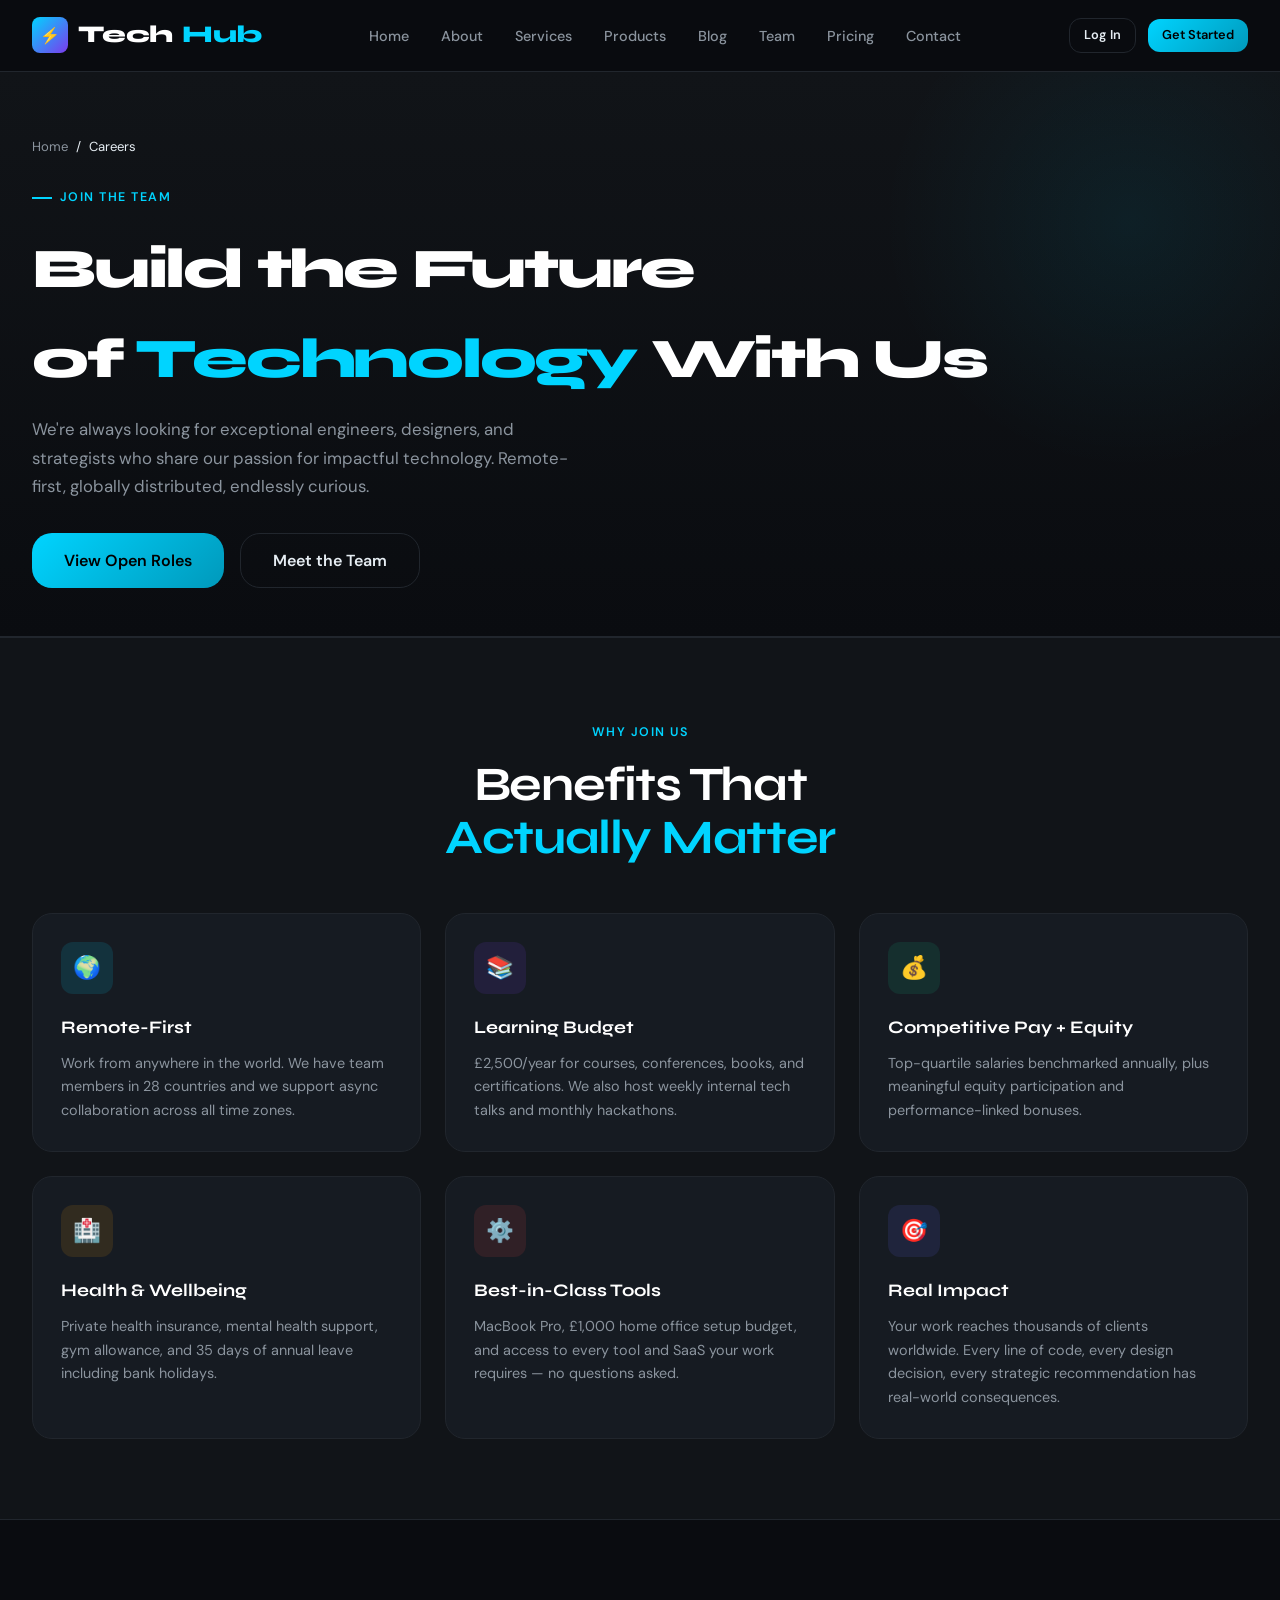
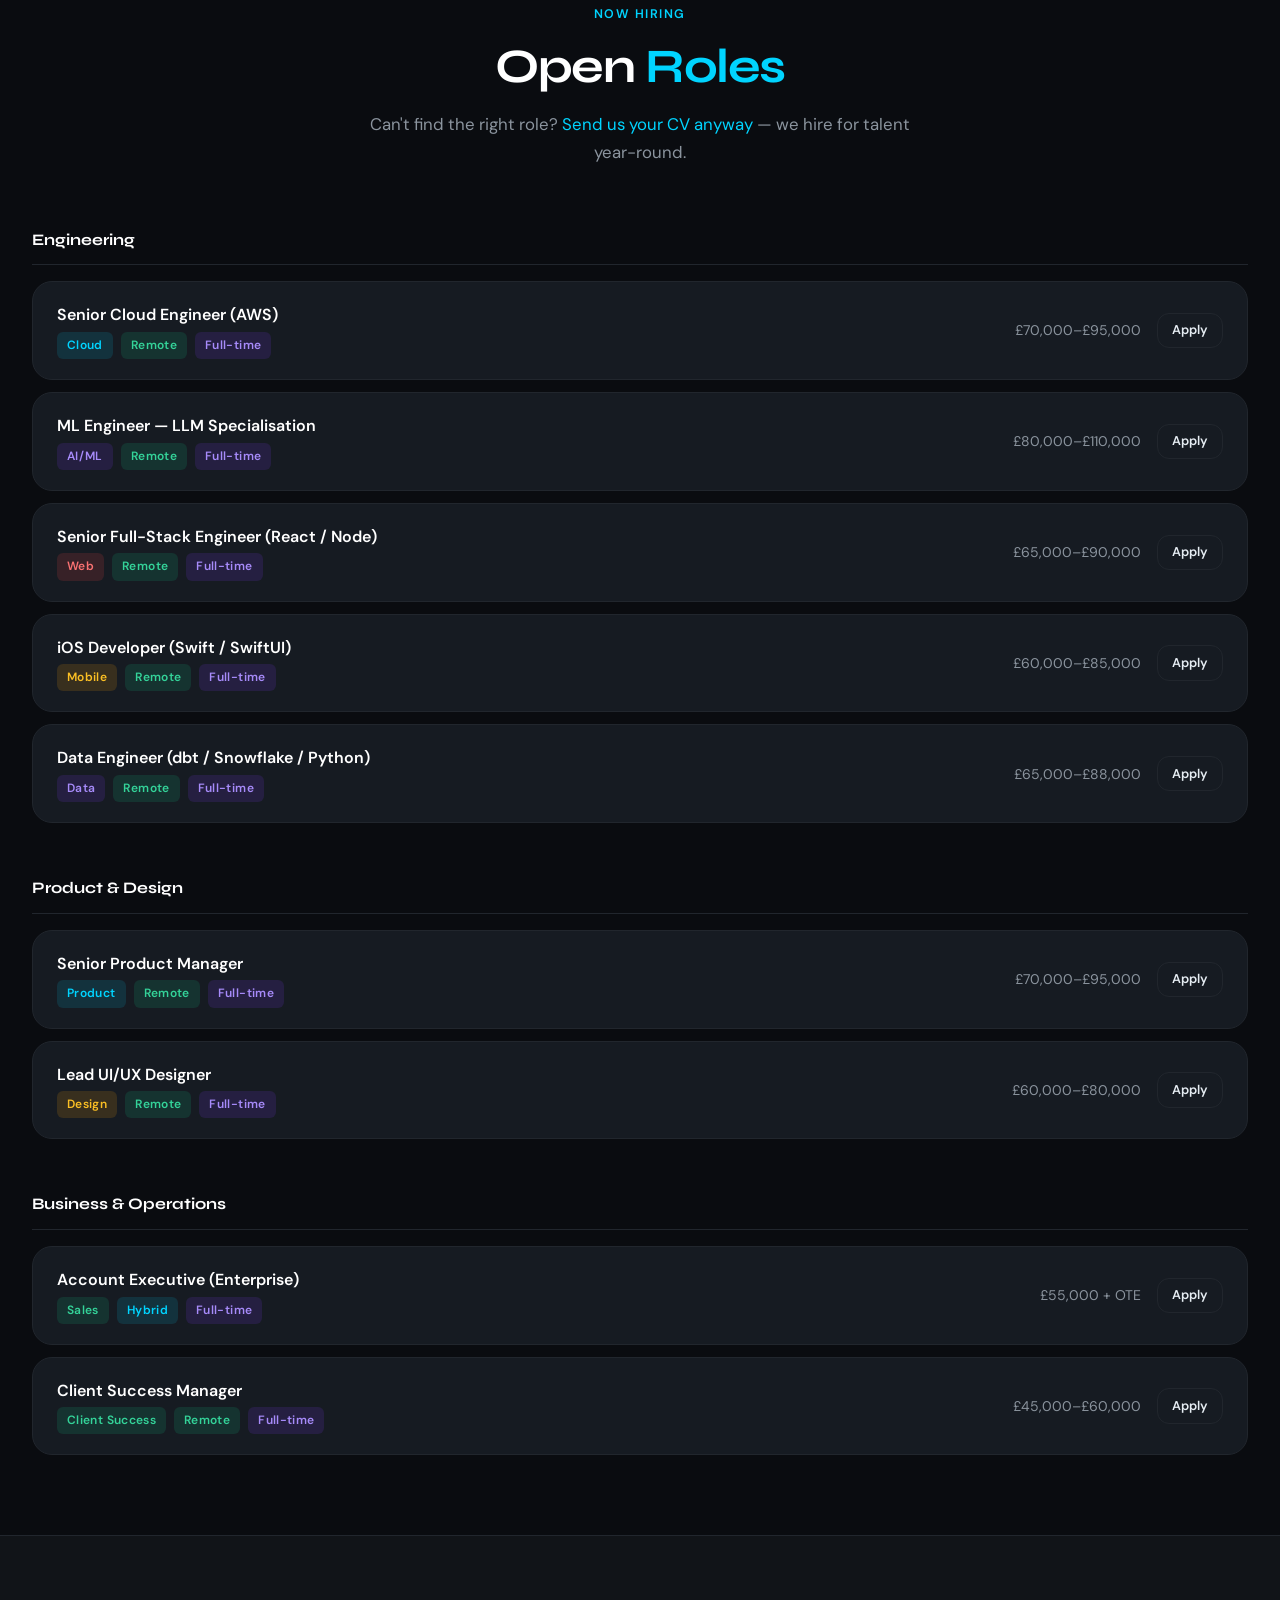
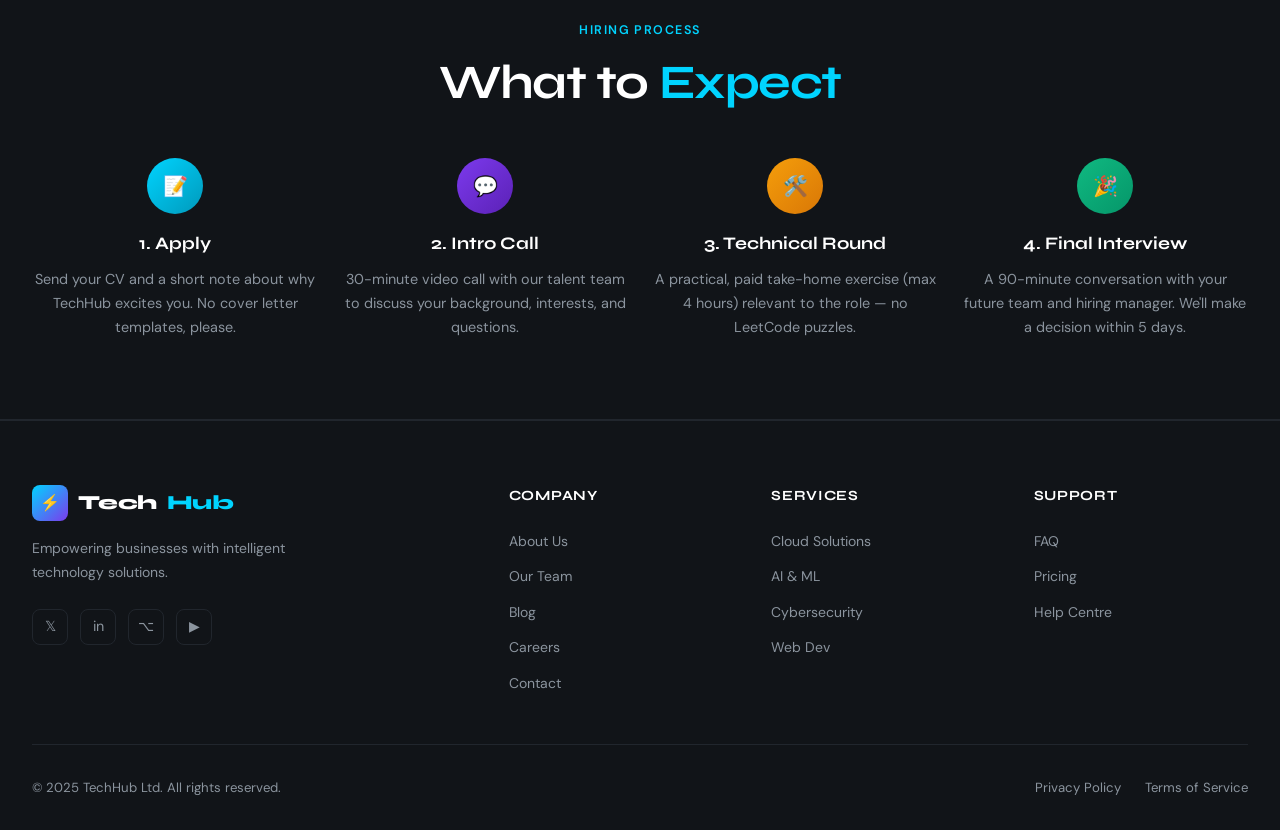
<file: pages/careers.html>
<!DOCTYPE html>
<html lang="en">
<head>
  <meta charset="UTF-8" /><meta name="viewport" content="width=device-width, initial-scale=1.0" />
  <meta name="description" content="Careers at TechHub — join our team of engineers, designers, and builders." />
  <title>Careers — TechHub</title>
  <link rel="stylesheet" href="../css/style.css" />
</head>
<body>
<header class="site-header">
  <nav class="nav-container" role="navigation" aria-label="Main Navigation">
    <a href="../index.html" class="logo"><div class="logo-icon">⚡</div>Tech<span>Hub</span></a>
    <ul class="nav-links"><li><a href="../index.html">Home</a></li><li><a href="about.html">About</a></li><li><a href="services.html">Services</a></li><li><a href="products.html">Products</a></li><li><a href="blog.html">Blog</a></li><li><a href="team.html">Team</a></li><li><a href="pricing.html">Pricing</a></li><li><a href="contact.html">Contact</a></li></ul>
    <div class="nav-cta"><a href="contact.html" class="btn btn-ghost btn-sm">Log In</a><a href="pricing.html" class="btn btn-primary btn-sm">Get Started</a></div>
    <button class="hamburger" aria-label="Toggle menu"><span></span><span></span><span></span></button>
  </nav>
</header>
<nav class="mobile-nav"><a href="../index.html">Home</a><a href="about.html">About</a><a href="services.html">Services</a><a href="products.html">Products</a><a href="blog.html">Blog</a><a href="team.html">Team</a><a href="pricing.html">Pricing</a><a href="contact.html">Contact</a><a href="faq.html">FAQ</a></nav>

<main class="page-wrapper">
  <div class="page-hero">
    <div class="container">
      <div class="breadcrumb"><a href="../index.html">Home</a> <span>/</span> <span>Careers</span></div>
      <div class="section-label">Join the Team</div>
      <h1 class="page-hero-title">Build the Future<br>of <span>Technology</span> With Us</h1>
      <p class="page-hero-sub">We're always looking for exceptional engineers, designers, and strategists who share our passion for impactful technology. Remote-first, globally distributed, endlessly curious.</p>
      <div style="display:flex;gap:1rem;flex-wrap:wrap;margin-top:2rem;">
        <a href="#openroles" class="btn btn-primary btn-lg">View Open Roles</a>
        <a href="team.html" class="btn btn-ghost btn-lg">Meet the Team</a>
      </div>
    </div>
  </div>

  <!-- Why TechHub -->
  <section class="section" style="background:var(--clr-surface);border-top:1px solid var(--clr-border);border-bottom:1px solid var(--clr-border);">
    <div class="container">
      <div class="text-center mb-6 reveal"><div class="section-label">Why Join Us</div><h2 class="section-title">Benefits That<br><span>Actually Matter</span></h2></div>
      <div class="grid-3">
        <div class="card reveal delay-1"><div class="card-body">
          <div class="card-icon" style="background:rgba(0,212,255,.12);">🌍</div>
          <h3 class="card-title">Remote-First</h3>
          <p class="card-text">Work from anywhere in the world. We have team members in 28 countries and we support async collaboration across all time zones.</p>
        </div></div>
        <div class="card reveal delay-2"><div class="card-body">
          <div class="card-icon" style="background:rgba(124,58,237,.12);">📚</div>
          <h3 class="card-title">Learning Budget</h3>
          <p class="card-text">£2,500/year for courses, conferences, books, and certifications. We also host weekly internal tech talks and monthly hackathons.</p>
        </div></div>
        <div class="card reveal delay-3"><div class="card-body">
          <div class="card-icon" style="background:rgba(16,185,129,.12);">💰</div>
          <h3 class="card-title">Competitive Pay + Equity</h3>
          <p class="card-text">Top-quartile salaries benchmarked annually, plus meaningful equity participation and performance-linked bonuses.</p>
        </div></div>
        <div class="card reveal delay-1"><div class="card-body">
          <div class="card-icon" style="background:rgba(245,158,11,.12);">🏥</div>
          <h3 class="card-title">Health & Wellbeing</h3>
          <p class="card-text">Private health insurance, mental health support, gym allowance, and 35 days of annual leave including bank holidays.</p>
        </div></div>
        <div class="card reveal delay-2"><div class="card-body">
          <div class="card-icon" style="background:rgba(239,68,68,.12);">⚙️</div>
          <h3 class="card-title">Best-in-Class Tools</h3>
          <p class="card-text">MacBook Pro, £1,000 home office setup budget, and access to every tool and SaaS your work requires — no questions asked.</p>
        </div></div>
        <div class="card reveal delay-3"><div class="card-body">
          <div class="card-icon" style="background:rgba(99,102,241,.12);">🎯</div>
          <h3 class="card-title">Real Impact</h3>
          <p class="card-text">Your work reaches thousands of clients worldwide. Every line of code, every design decision, every strategic recommendation has real-world consequences.</p>
        </div></div>
      </div>
    </div>
  </section>

  <!-- Open roles -->
  <section class="section" id="openroles">
    <div class="container">
      <div class="text-center mb-6 reveal"><div class="section-label">Now Hiring</div><h2 class="section-title">Open <span>Roles</span></h2><p class="section-body" style="margin:0 auto;">Can't find the right role? <a href="contact.html" style="color:var(--clr-accent);">Send us your CV anyway</a> — we hire for talent year-round.</p></div>

      <!-- Engineering -->
      <div style="margin-bottom:2.5rem;" class="reveal">
        <h3 style="font-family:var(--font-display);font-size:1rem;font-weight:700;color:var(--clr-white);padding:.75rem 0;border-bottom:1px solid var(--clr-border);margin-bottom:1rem;">Engineering</h3>
        <div style="display:flex;flex-direction:column;gap:.75rem;">
          <div class="card" style="padding:1.25rem 1.5rem;"><div style="display:flex;align-items:center;justify-content:space-between;flex-wrap:wrap;gap:1rem;"><div><div style="font-weight:600;color:var(--clr-white);margin-bottom:.25rem;">Senior Cloud Engineer (AWS)</div><div style="display:flex;gap:.5rem;flex-wrap:wrap;"><span class="badge badge-cyan">Cloud</span><span class="badge badge-green">Remote</span><span class="badge badge-purple">Full-time</span></div></div><div style="display:flex;align-items:center;gap:1rem;"><span style="font-size:.875rem;color:var(--clr-muted);">£70,000–£95,000</span><a href="contact.html" class="btn btn-ghost btn-sm">Apply</a></div></div></div>
          <div class="card" style="padding:1.25rem 1.5rem;"><div style="display:flex;align-items:center;justify-content:space-between;flex-wrap:wrap;gap:1rem;"><div><div style="font-weight:600;color:var(--clr-white);margin-bottom:.25rem;">ML Engineer — LLM Specialisation</div><div style="display:flex;gap:.5rem;flex-wrap:wrap;"><span class="badge badge-purple">AI/ML</span><span class="badge badge-green">Remote</span><span class="badge badge-purple">Full-time</span></div></div><div style="display:flex;align-items:center;gap:1rem;"><span style="font-size:.875rem;color:var(--clr-muted);">£80,000–£110,000</span><a href="contact.html" class="btn btn-ghost btn-sm">Apply</a></div></div></div>
          <div class="card" style="padding:1.25rem 1.5rem;"><div style="display:flex;align-items:center;justify-content:space-between;flex-wrap:wrap;gap:1rem;"><div><div style="font-weight:600;color:var(--clr-white);margin-bottom:.25rem;">Senior Full-Stack Engineer (React / Node)</div><div style="display:flex;gap:.5rem;flex-wrap:wrap;"><span class="badge badge-red">Web</span><span class="badge badge-green">Remote</span><span class="badge badge-purple">Full-time</span></div></div><div style="display:flex;align-items:center;gap:1rem;"><span style="font-size:.875rem;color:var(--clr-muted);">£65,000–£90,000</span><a href="contact.html" class="btn btn-ghost btn-sm">Apply</a></div></div></div>
          <div class="card" style="padding:1.25rem 1.5rem;"><div style="display:flex;align-items:center;justify-content:space-between;flex-wrap:wrap;gap:1rem;"><div><div style="font-weight:600;color:var(--clr-white);margin-bottom:.25rem;">iOS Developer (Swift / SwiftUI)</div><div style="display:flex;gap:.5rem;flex-wrap:wrap;"><span class="badge badge-amber">Mobile</span><span class="badge badge-green">Remote</span><span class="badge badge-purple">Full-time</span></div></div><div style="display:flex;align-items:center;gap:1rem;"><span style="font-size:.875rem;color:var(--clr-muted);">£60,000–£85,000</span><a href="contact.html" class="btn btn-ghost btn-sm">Apply</a></div></div></div>
          <div class="card" style="padding:1.25rem 1.5rem;"><div style="display:flex;align-items:center;justify-content:space-between;flex-wrap:wrap;gap:1rem;"><div><div style="font-weight:600;color:var(--clr-white);margin-bottom:.25rem;">Data Engineer (dbt / Snowflake / Python)</div><div style="display:flex;gap:.5rem;flex-wrap:wrap;"><span class="badge badge-purple">Data</span><span class="badge badge-green">Remote</span><span class="badge badge-purple">Full-time</span></div></div><div style="display:flex;align-items:center;gap:1rem;"><span style="font-size:.875rem;color:var(--clr-muted);">£65,000–£88,000</span><a href="contact.html" class="btn btn-ghost btn-sm">Apply</a></div></div></div>
        </div>
      </div>

      <!-- Product & Design -->
      <div style="margin-bottom:2.5rem;" class="reveal">
        <h3 style="font-family:var(--font-display);font-size:1rem;font-weight:700;color:var(--clr-white);padding:.75rem 0;border-bottom:1px solid var(--clr-border);margin-bottom:1rem;">Product & Design</h3>
        <div style="display:flex;flex-direction:column;gap:.75rem;">
          <div class="card" style="padding:1.25rem 1.5rem;"><div style="display:flex;align-items:center;justify-content:space-between;flex-wrap:wrap;gap:1rem;"><div><div style="font-weight:600;color:var(--clr-white);margin-bottom:.25rem;">Senior Product Manager</div><div style="display:flex;gap:.5rem;flex-wrap:wrap;"><span class="badge badge-cyan">Product</span><span class="badge badge-green">Remote</span><span class="badge badge-purple">Full-time</span></div></div><div style="display:flex;align-items:center;gap:1rem;"><span style="font-size:.875rem;color:var(--clr-muted);">£70,000–£95,000</span><a href="contact.html" class="btn btn-ghost btn-sm">Apply</a></div></div></div>
          <div class="card" style="padding:1.25rem 1.5rem;"><div style="display:flex;align-items:center;justify-content:space-between;flex-wrap:wrap;gap:1rem;"><div><div style="font-weight:600;color:var(--clr-white);margin-bottom:.25rem;">Lead UI/UX Designer</div><div style="display:flex;gap:.5rem;flex-wrap:wrap;"><span class="badge badge-amber">Design</span><span class="badge badge-green">Remote</span><span class="badge badge-purple">Full-time</span></div></div><div style="display:flex;align-items:center;gap:1rem;"><span style="font-size:.875rem;color:var(--clr-muted);">£60,000–£80,000</span><a href="contact.html" class="btn btn-ghost btn-sm">Apply</a></div></div></div>
        </div>
      </div>

      <!-- Business -->
      <div class="reveal">
        <h3 style="font-family:var(--font-display);font-size:1rem;font-weight:700;color:var(--clr-white);padding:.75rem 0;border-bottom:1px solid var(--clr-border);margin-bottom:1rem;">Business & Operations</h3>
        <div style="display:flex;flex-direction:column;gap:.75rem;">
          <div class="card" style="padding:1.25rem 1.5rem;"><div style="display:flex;align-items:center;justify-content:space-between;flex-wrap:wrap;gap:1rem;"><div><div style="font-weight:600;color:var(--clr-white);margin-bottom:.25rem;">Account Executive (Enterprise)</div><div style="display:flex;gap:.5rem;flex-wrap:wrap;"><span class="badge badge-green">Sales</span><span class="badge badge-cyan">Hybrid</span><span class="badge badge-purple">Full-time</span></div></div><div style="display:flex;align-items:center;gap:1rem;"><span style="font-size:.875rem;color:var(--clr-muted);">£55,000 + OTE</span><a href="contact.html" class="btn btn-ghost btn-sm">Apply</a></div></div></div>
          <div class="card" style="padding:1.25rem 1.5rem;"><div style="display:flex;align-items:center;justify-content:space-between;flex-wrap:wrap;gap:1rem;"><div><div style="font-weight:600;color:var(--clr-white);margin-bottom:.25rem;">Client Success Manager</div><div style="display:flex;gap:.5rem;flex-wrap:wrap;"><span class="badge badge-green">Client Success</span><span class="badge badge-green">Remote</span><span class="badge badge-purple">Full-time</span></div></div><div style="display:flex;align-items:center;gap:1rem;"><span style="font-size:.875rem;color:var(--clr-muted);">£45,000–£60,000</span><a href="contact.html" class="btn btn-ghost btn-sm">Apply</a></div></div></div>
        </div>
      </div>
    </div>
  </section>

  <!-- Application process -->
  <section class="section" style="background:var(--clr-surface);border-top:1px solid var(--clr-border);border-bottom:1px solid var(--clr-border);">
    <div class="container">
      <div class="text-center mb-6 reveal"><div class="section-label">Hiring Process</div><h2 class="section-title">What to <span>Expect</span></h2></div>
      <div class="grid-4">
        <div style="text-align:center;" class="reveal delay-1"><div style="width:56px;height:56px;border-radius:50%;background:linear-gradient(135deg,var(--clr-accent),#0099bb);display:flex;align-items:center;justify-content:center;font-size:1.25rem;margin:0 auto 1rem;">📝</div><h3 class="card-title">1. Apply</h3><p class="card-text">Send your CV and a short note about why TechHub excites you. No cover letter templates, please.</p></div>
        <div style="text-align:center;" class="reveal delay-2"><div style="width:56px;height:56px;border-radius:50%;background:linear-gradient(135deg,var(--clr-accent2),#5b21b6);display:flex;align-items:center;justify-content:center;font-size:1.25rem;margin:0 auto 1rem;">💬</div><h3 class="card-title">2. Intro Call</h3><p class="card-text">30-minute video call with our talent team to discuss your background, interests, and questions.</p></div>
        <div style="text-align:center;" class="reveal delay-3"><div style="width:56px;height:56px;border-radius:50%;background:linear-gradient(135deg,var(--clr-accent3),#d97706);display:flex;align-items:center;justify-content:center;font-size:1.25rem;margin:0 auto 1rem;">🛠️</div><h3 class="card-title">3. Technical Round</h3><p class="card-text">A practical, paid take-home exercise (max 4 hours) relevant to the role — no LeetCode puzzles.</p></div>
        <div style="text-align:center;" class="reveal delay-4"><div style="width:56px;height:56px;border-radius:50%;background:linear-gradient(135deg,#10b981,#059669);display:flex;align-items:center;justify-content:center;font-size:1.25rem;margin:0 auto 1rem;">🎉</div><h3 class="card-title">4. Final Interview</h3><p class="card-text">A 90-minute conversation with your future team and hiring manager. We'll make a decision within 5 days.</p></div>
      </div>
    </div>
  </section>

</main>

<footer class="site-footer"><div class="container"><div class="footer-grid"><div class="footer-brand"><a href="../index.html" class="logo"><div class="logo-icon">⚡</div>Tech<span>Hub</span></a><p>Empowering businesses with intelligent technology solutions.</p><div class="social-links"><a href="#" class="social-link">𝕏</a><a href="#" class="social-link">in</a><a href="#" class="social-link">⌥</a><a href="#" class="social-link">▶</a></div></div><div class="footer-col"><h4>Company</h4><ul><li><a href="about.html">About Us</a></li><li><a href="team.html">Our Team</a></li><li><a href="blog.html">Blog</a></li><li><a href="careers.html">Careers</a></li><li><a href="contact.html">Contact</a></li></ul></div><div class="footer-col"><h4>Services</h4><ul><li><a href="services.html">Cloud Solutions</a></li><li><a href="services.html">AI & ML</a></li><li><a href="services.html">Cybersecurity</a></li><li><a href="services.html">Web Dev</a></li></ul></div><div class="footer-col"><h4>Support</h4><ul><li><a href="faq.html">FAQ</a></li><li><a href="pricing.html">Pricing</a></li><li><a href="contact.html">Help Centre</a></li></ul></div></div><div class="footer-bottom"><p>&copy; 2025 TechHub Ltd. All rights reserved.</p><div class="footer-bottom-links"><a href="#">Privacy Policy</a><a href="#">Terms of Service</a></div></div></div></footer>
<button id="backToTop" aria-label="Back to top" style="position:fixed;bottom:2rem;left:2rem;width:44px;height:44px;border-radius:50%;background:var(--clr-accent2);color:#fff;font-size:1.1rem;display:flex;align-items:center;justify-content:center;border:none;cursor:pointer;opacity:0;transition:opacity .3s;z-index:900;">↑</button>
<script src="../js/main.js"></script>
</body></html>
</file>
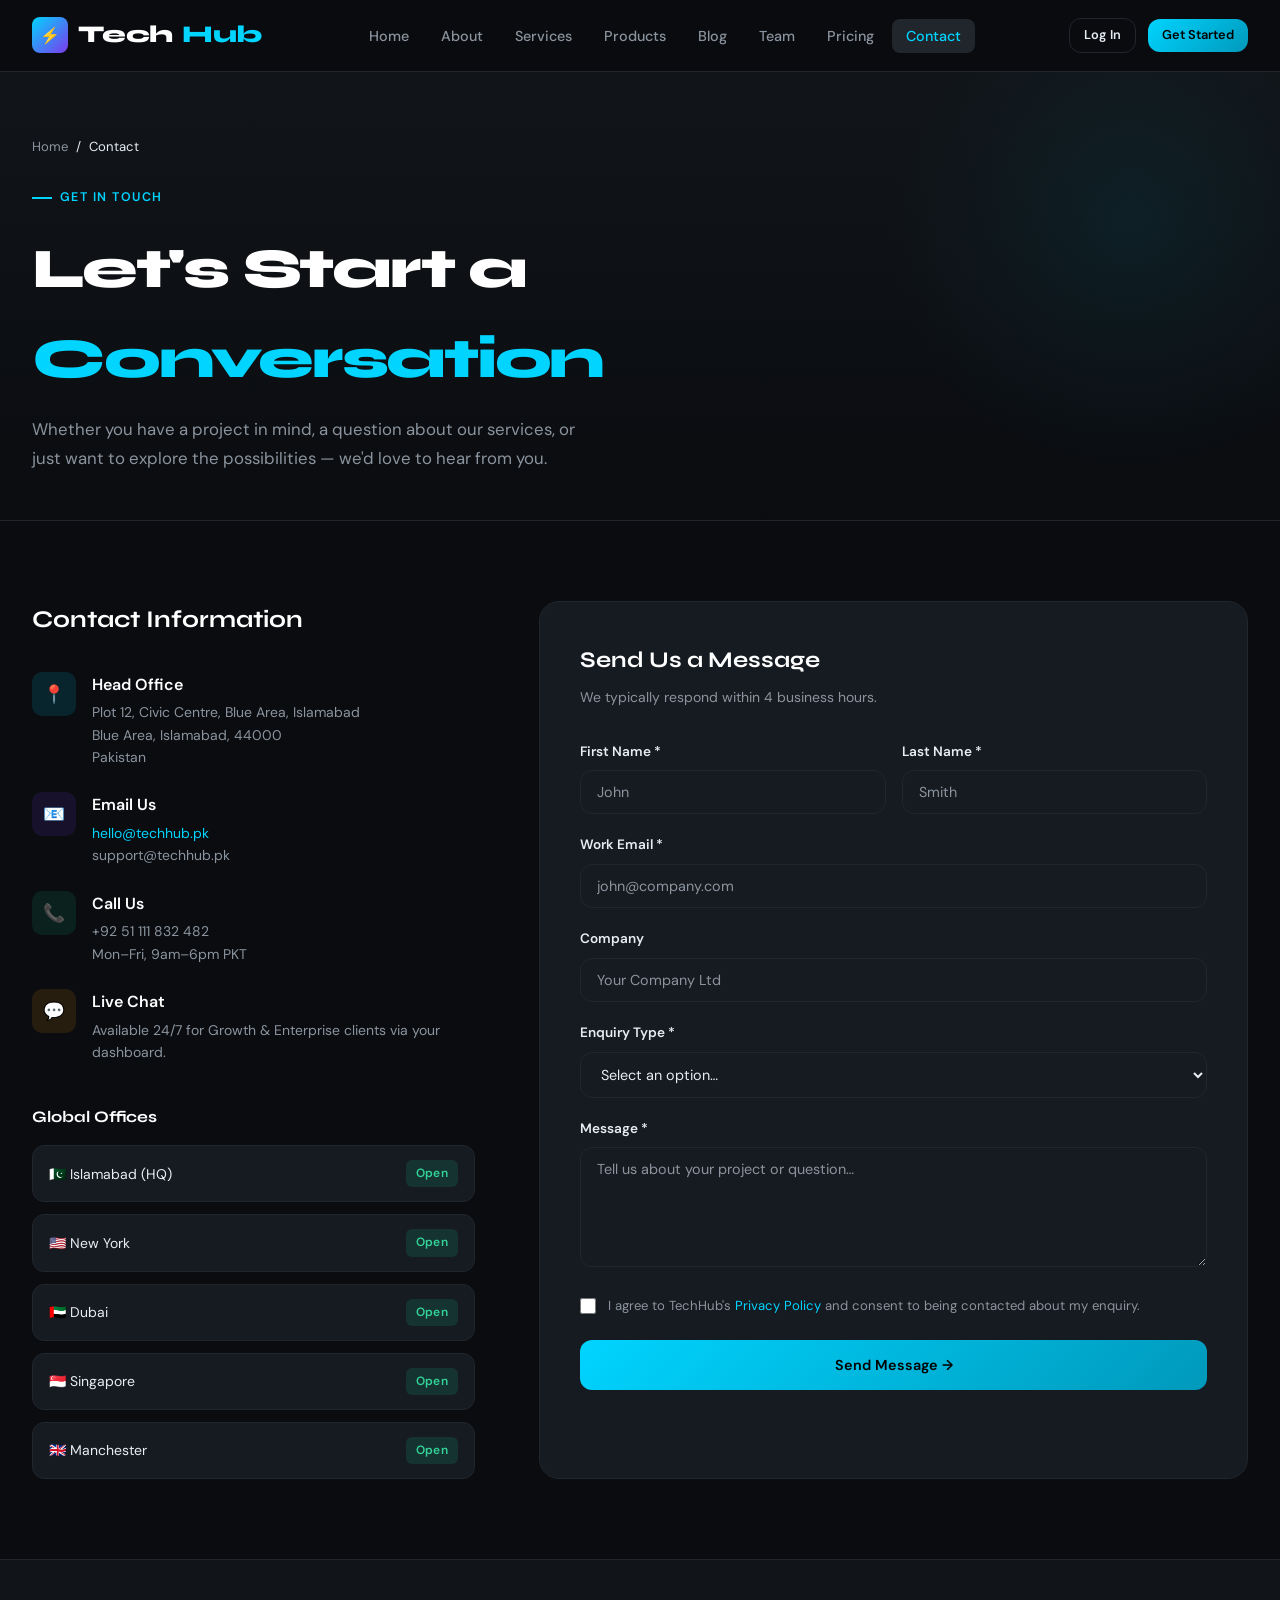
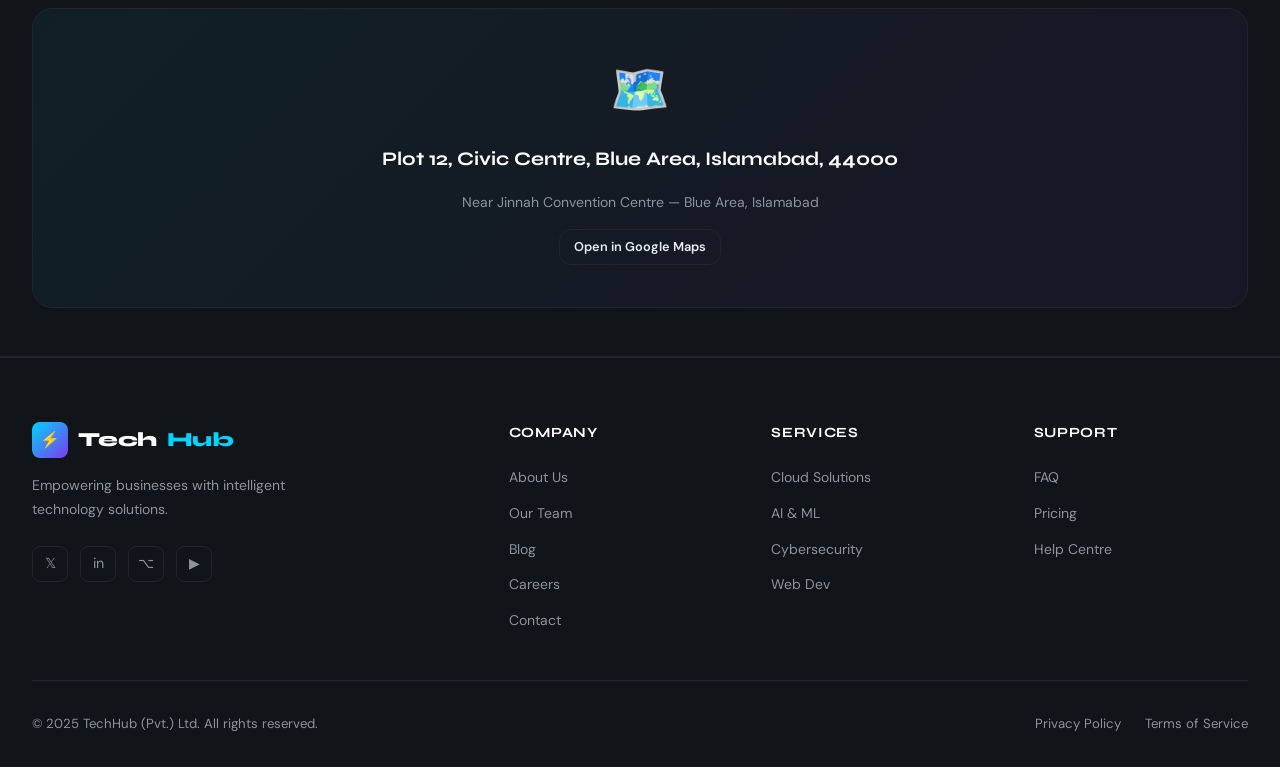
<file: pages/contact.html>
<!DOCTYPE html>
<html lang="en">
<head>
  <meta charset="UTF-8" /><meta name="viewport" content="width=device-width, initial-scale=1.0" />
  <meta name="description" content="Contact TechHub — get in touch with our team for support, sales, or partnerships." />
  <title>Contact — TechHub</title>
  <link rel="stylesheet" href="../css/style.css" />
</head>
<body>
<header class="site-header">
  <nav class="nav-container" role="navigation" aria-label="Main Navigation">
    <a href="../index.html" class="logo"><div class="logo-icon">⚡</div>Tech<span>Hub</span></a>
    <ul class="nav-links"><li><a href="../index.html">Home</a></li><li><a href="about.html">About</a></li><li><a href="services.html">Services</a></li><li><a href="products.html">Products</a></li><li><a href="blog.html">Blog</a></li><li><a href="team.html">Team</a></li><li><a href="pricing.html">Pricing</a></li><li><a href="contact.html" class="active">Contact</a></li></ul>
    <div class="nav-cta"><a href="contact.html" class="btn btn-ghost btn-sm">Log In</a><a href="pricing.html" class="btn btn-primary btn-sm">Get Started</a></div>
    <button class="hamburger" aria-label="Toggle menu"><span></span><span></span><span></span></button>
  </nav>
</header>
<nav class="mobile-nav"><a href="../index.html">Home</a><a href="about.html">About</a><a href="services.html">Services</a><a href="products.html">Products</a><a href="blog.html">Blog</a><a href="team.html">Team</a><a href="pricing.html">Pricing</a><a href="contact.html">Contact</a><a href="faq.html">FAQ</a></nav>

<main class="page-wrapper">
  <div class="page-hero">
    <div class="container">
      <div class="breadcrumb"><a href="../index.html">Home</a> <span>/</span> <span>Contact</span></div>
      <div class="section-label">Get In Touch</div>
      <h1 class="page-hero-title">Let's Start a<br><span>Conversation</span></h1>
      <p class="page-hero-sub">Whether you have a project in mind, a question about our services, or just want to explore the possibilities — we'd love to hear from you.</p>
    </div>
  </div>

  <section class="section">
    <div class="container">
      <div style="display:grid;grid-template-columns:1fr 1.6fr;gap:4rem;" class="reveal">

        <!-- Contact Info -->
        <div>
          <h2 style="font-family:var(--font-display);font-size:1.5rem;font-weight:700;color:var(--clr-white);margin-bottom:2rem;">Contact Information</h2>

          <div style="display:flex;flex-direction:column;gap:1.5rem;margin-bottom:2.5rem;">
            <div style="display:flex;gap:1rem;align-items:flex-start;">
              <div style="width:44px;height:44px;border-radius:10px;background:rgba(0,212,255,.12);display:flex;align-items:center;justify-content:center;font-size:1.1rem;flex-shrink:0;">📍</div>
              <div><div style="font-weight:600;color:var(--clr-white);margin-bottom:.25rem;">Head Office</div><div style="font-size:.875rem;color:var(--clr-muted);line-height:1.6;">Plot 12, Civic Centre, Blue Area, Islamabad<br>Blue Area, Islamabad, 44000<br>Pakistan</div></div>
            </div>
            <div style="display:flex;gap:1rem;align-items:flex-start;">
              <div style="width:44px;height:44px;border-radius:10px;background:rgba(124,58,237,.12);display:flex;align-items:center;justify-content:center;font-size:1.1rem;flex-shrink:0;">📧</div>
              <div><div style="font-weight:600;color:var(--clr-white);margin-bottom:.25rem;">Email Us</div><div style="font-size:.875rem;color:var(--clr-muted);line-height:1.6;"><a href="mailto:hello@techhub.pk" style="color:var(--clr-accent);">hello@techhub.pk</a><br><a href="mailto:support@techhub.pk" style="color:var(--clr-muted);">support@techhub.pk</a></div></div>
            </div>
            <div style="display:flex;gap:1rem;align-items:flex-start;">
              <div style="width:44px;height:44px;border-radius:10px;background:rgba(16,185,129,.12);display:flex;align-items:center;justify-content:center;font-size:1.1rem;flex-shrink:0;">📞</div>
              <div><div style="font-weight:600;color:var(--clr-white);margin-bottom:.25rem;">Call Us</div><div style="font-size:.875rem;color:var(--clr-muted);line-height:1.6;"><a href="tel:+925111832482" style="color:var(--clr-muted);">+92 51 111 832 482</a><br><span>Mon–Fri, 9am–6pm PKT</span></div></div>
            </div>
            <div style="display:flex;gap:1rem;align-items:flex-start;">
              <div style="width:44px;height:44px;border-radius:10px;background:rgba(245,158,11,.12);display:flex;align-items:center;justify-content:center;font-size:1.1rem;flex-shrink:0;">💬</div>
              <div><div style="font-weight:600;color:var(--clr-white);margin-bottom:.25rem;">Live Chat</div><div style="font-size:.875rem;color:var(--clr-muted);">Available 24/7 for Growth &amp; Enterprise clients via your dashboard.</div></div>
            </div>
          </div>

          <!-- Office locations -->
          <h3 style="font-family:var(--font-display);font-size:1rem;font-weight:700;color:var(--clr-white);margin-bottom:1rem;">Global Offices</h3>
          <div style="display:flex;flex-direction:column;gap:.75rem;">
            <div style="background:var(--clr-card);border:1px solid var(--clr-border);border-radius:var(--radius);padding:.875rem 1rem;display:flex;justify-content:space-between;align-items:center;">
              <span style="font-size:.875rem;color:var(--clr-text);">🇵🇰 Islamabad (HQ)</span>
              <span class="badge badge-green">Open</span>
            </div>
            <div style="background:var(--clr-card);border:1px solid var(--clr-border);border-radius:var(--radius);padding:.875rem 1rem;display:flex;justify-content:space-between;align-items:center;">
              <span style="font-size:.875rem;color:var(--clr-text);">🇺🇸 New York</span>
              <span class="badge badge-green">Open</span>
            </div>
            <div style="background:var(--clr-card);border:1px solid var(--clr-border);border-radius:var(--radius);padding:.875rem 1rem;display:flex;justify-content:space-between;align-items:center;">
              <span style="font-size:.875rem;color:var(--clr-text);">🇦🇪 Dubai</span>
              <span class="badge badge-green">Open</span>
            </div>
            <div style="background:var(--clr-card);border:1px solid var(--clr-border);border-radius:var(--radius);padding:.875rem 1rem;display:flex;justify-content:space-between;align-items:center;">
              <span style="font-size:.875rem;color:var(--clr-text);">🇸🇬 Singapore</span>
              <span class="badge badge-green">Open</span>
            </div>
            <div style="background:var(--clr-card);border:1px solid var(--clr-border);border-radius:var(--radius);padding:.875rem 1rem;display:flex;justify-content:space-between;align-items:center;">
              <span style="font-size:.875rem;color:var(--clr-text);">🇬🇧 Manchester</span>
              <span class="badge badge-green">Open</span>
            </div>
          </div>
        </div>

        <!-- Contact Form -->
        <div style="background:var(--clr-card);border:1px solid var(--clr-border);border-radius:var(--radius-lg);padding:2.5rem;">
          <h2 style="font-family:var(--font-display);font-size:1.4rem;font-weight:700;color:var(--clr-white);margin-bottom:.5rem;">Send Us a Message</h2>
          <p style="font-size:.875rem;color:var(--clr-muted);margin-bottom:2rem;">We typically respond within 4 business hours.</p>

          <form id="contactForm" action="../contact.php" method="POST" novalidate>
            <div style="display:grid;grid-template-columns:1fr 1fr;gap:1rem;">
              <div class="form-group">
                <label class="form-label" for="firstName">First Name *</label>
                <input type="text" id="firstName" name="firstName" class="form-control" placeholder="John" required />
              </div>
              <div class="form-group">
                <label class="form-label" for="lastName">Last Name *</label>
                <input type="text" id="lastName" name="lastName" class="form-control" placeholder="Smith" required />
              </div>
            </div>
            <div class="form-group">
              <label class="form-label" for="email">Work Email *</label>
              <input type="email" id="email" name="email" class="form-control" placeholder="john@company.com" required />
            </div>
            <div class="form-group">
              <label class="form-label" for="company">Company</label>
              <input type="text" id="company" name="company" class="form-control" placeholder="Your Company Ltd" />
            </div>
            <div class="form-group">
              <label class="form-label" for="enquiry">Enquiry Type *</label>
              <select id="enquiry" name="enquiry" class="form-control" required>
                <option value="">Select an option…</option>
                <option>General Enquiry</option>
                <option>Sales &amp; Pricing</option>
                <option>Technical Support</option>
                <option>Partnership</option>
                <option>Press &amp; Media</option>
                <option>Career Opportunity</option>
              </select>
            </div>
            <div class="form-group">
              <label class="form-label" for="message">Message *</label>
              <textarea id="message" name="message" class="form-control" rows="5" placeholder="Tell us about your project or question…" required></textarea>
            </div>
            <div style="display:flex;align-items:flex-start;gap:.75rem;margin-bottom:1.5rem;">
              <input type="checkbox" id="consent" name="consent" style="margin-top:3px;accent-color:var(--clr-accent);width:16px;height:16px;flex-shrink:0;" required />
              <label for="consent" style="font-size:.82rem;color:var(--clr-muted);line-height:1.6;cursor:pointer;">I agree to TechHub's <a href="#" style="color:var(--clr-accent);">Privacy Policy</a> and consent to being contacted about my enquiry.</label>
            </div>
            <button type="submit" class="btn btn-primary" style="width:100%;justify-content:center;padding:1rem;">Send Message →</button>
          </form>
        </div>
      </div>
    </div>
  </section>

  <!-- Map placeholder -->
  <div style="background:var(--clr-surface);border-top:1px solid var(--clr-border);border-bottom:1px solid var(--clr-border);padding:3rem 0;">
    <div class="container">
      <div style="background:linear-gradient(135deg,rgba(0,212,255,.06),rgba(124,58,237,.06));border:1px solid var(--clr-border);border-radius:var(--radius-lg);height:300px;display:flex;flex-direction:column;align-items:center;justify-content:center;text-align:center;gap:1rem;">
        <div style="font-size:3rem;">🗺️</div>
        <h3 style="font-family:var(--font-display);font-size:1.2rem;font-weight:700;color:var(--clr-white);">Plot 12, Civic Centre, Blue Area, Islamabad, 44000</h3>
        <p style="font-size:.875rem;color:var(--clr-muted);">Near Jinnah Convention Centre — Blue Area, Islamabad</p>
        <a href="https://maps.google.com" target="_blank" rel="noopener" class="btn btn-ghost btn-sm">Open in Google Maps</a>
      </div>
    </div>
  </div>

</main>

<footer class="site-footer"><div class="container"><div class="footer-grid"><div class="footer-brand"><a href="../index.html" class="logo"><div class="logo-icon">⚡</div>Tech<span>Hub</span></a><p>Empowering businesses with intelligent technology solutions.</p><div class="social-links"><a href="#" class="social-link">𝕏</a><a href="#" class="social-link">in</a><a href="#" class="social-link">⌥</a><a href="#" class="social-link">▶</a></div></div><div class="footer-col"><h4>Company</h4><ul><li><a href="about.html">About Us</a></li><li><a href="team.html">Our Team</a></li><li><a href="blog.html">Blog</a></li><li><a href="careers.html">Careers</a></li><li><a href="contact.html">Contact</a></li></ul></div><div class="footer-col"><h4>Services</h4><ul><li><a href="services.html">Cloud Solutions</a></li><li><a href="services.html">AI & ML</a></li><li><a href="services.html">Cybersecurity</a></li><li><a href="services.html">Web Dev</a></li></ul></div><div class="footer-col"><h4>Support</h4><ul><li><a href="faq.html">FAQ</a></li><li><a href="pricing.html">Pricing</a></li><li><a href="contact.html">Help Centre</a></li></ul></div></div><div class="footer-bottom"><p>&copy; 2025 TechHub (Pvt.) Ltd. All rights reserved.</p><div class="footer-bottom-links"><a href="#">Privacy Policy</a><a href="#">Terms of Service</a></div></div></div></footer>
<button id="backToTop" aria-label="Back to top" style="position:fixed;bottom:2rem;left:2rem;width:44px;height:44px;border-radius:50%;background:var(--clr-accent2);color:#fff;font-size:1.1rem;display:flex;align-items:center;justify-content:center;border:none;cursor:pointer;opacity:0;transition:opacity .3s;z-index:900;">↑</button>
<script src="../js/main.js"></script>
</body></html>
</file>
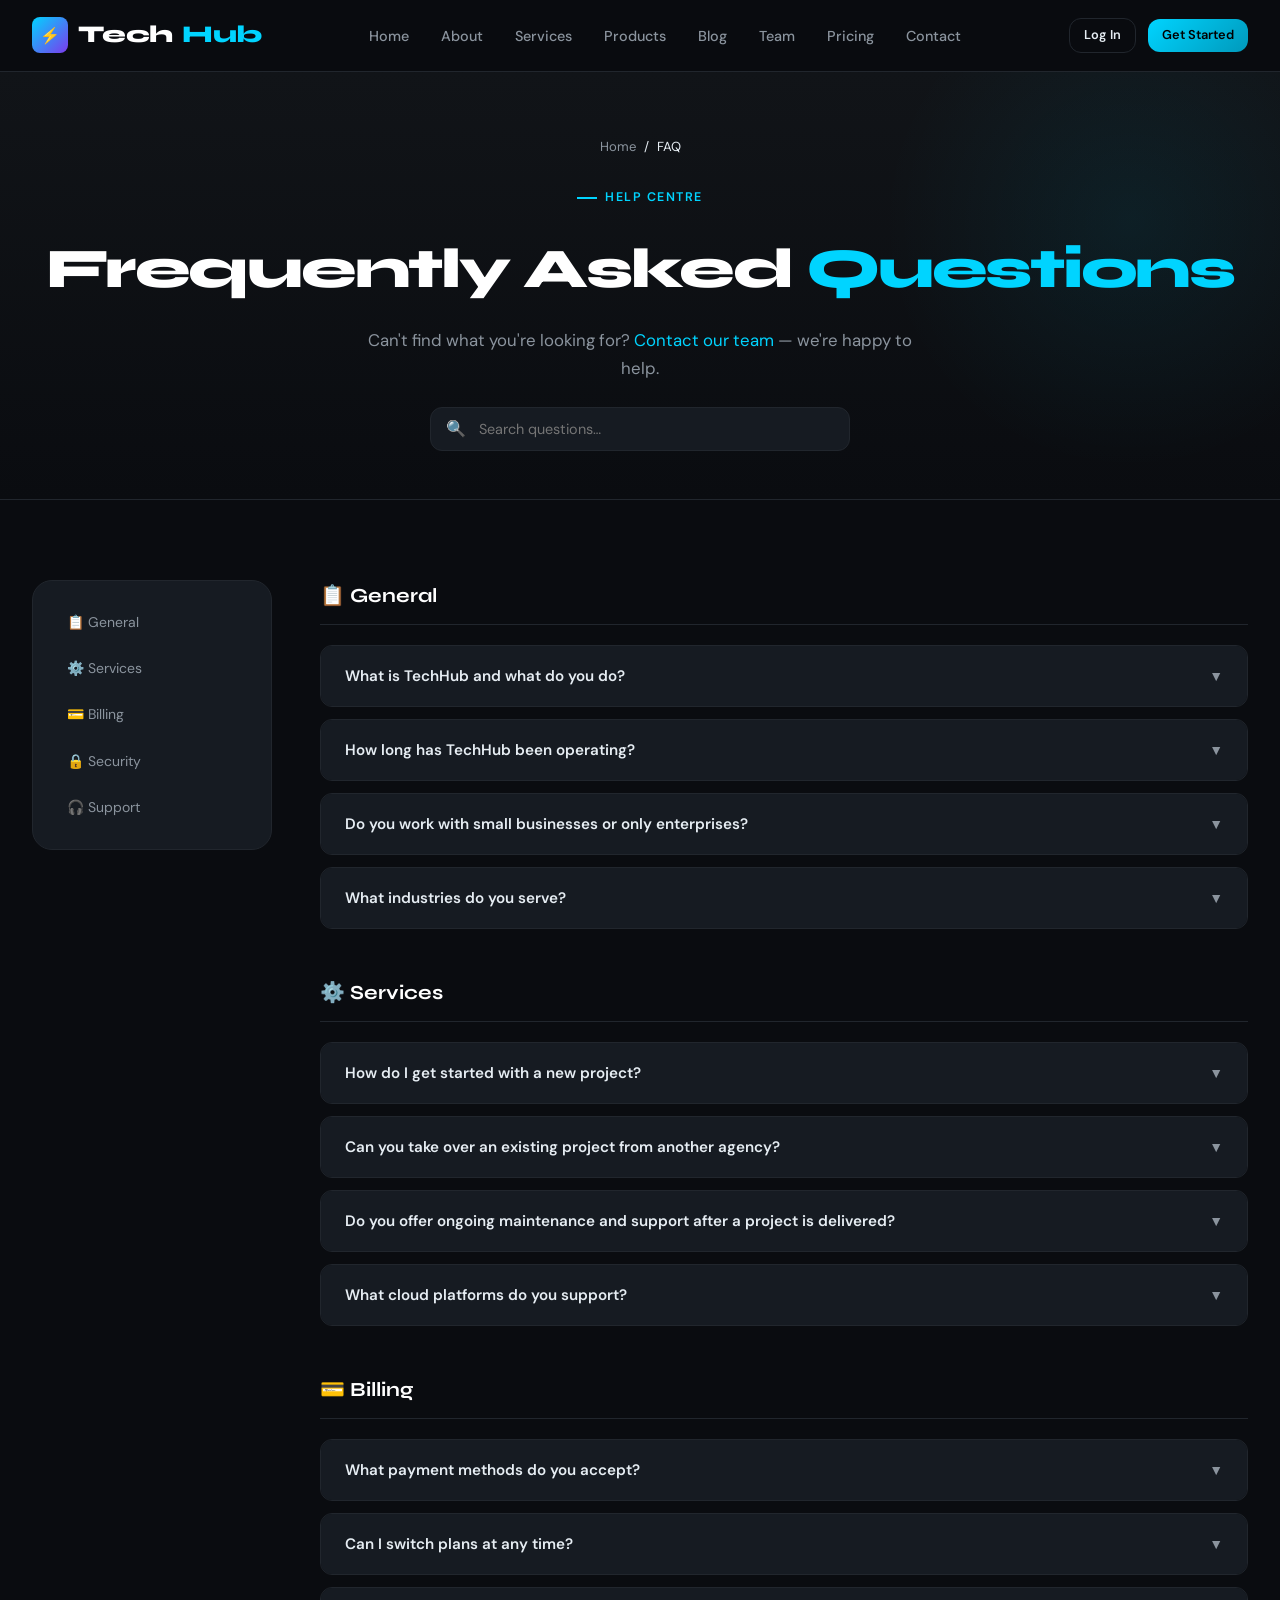
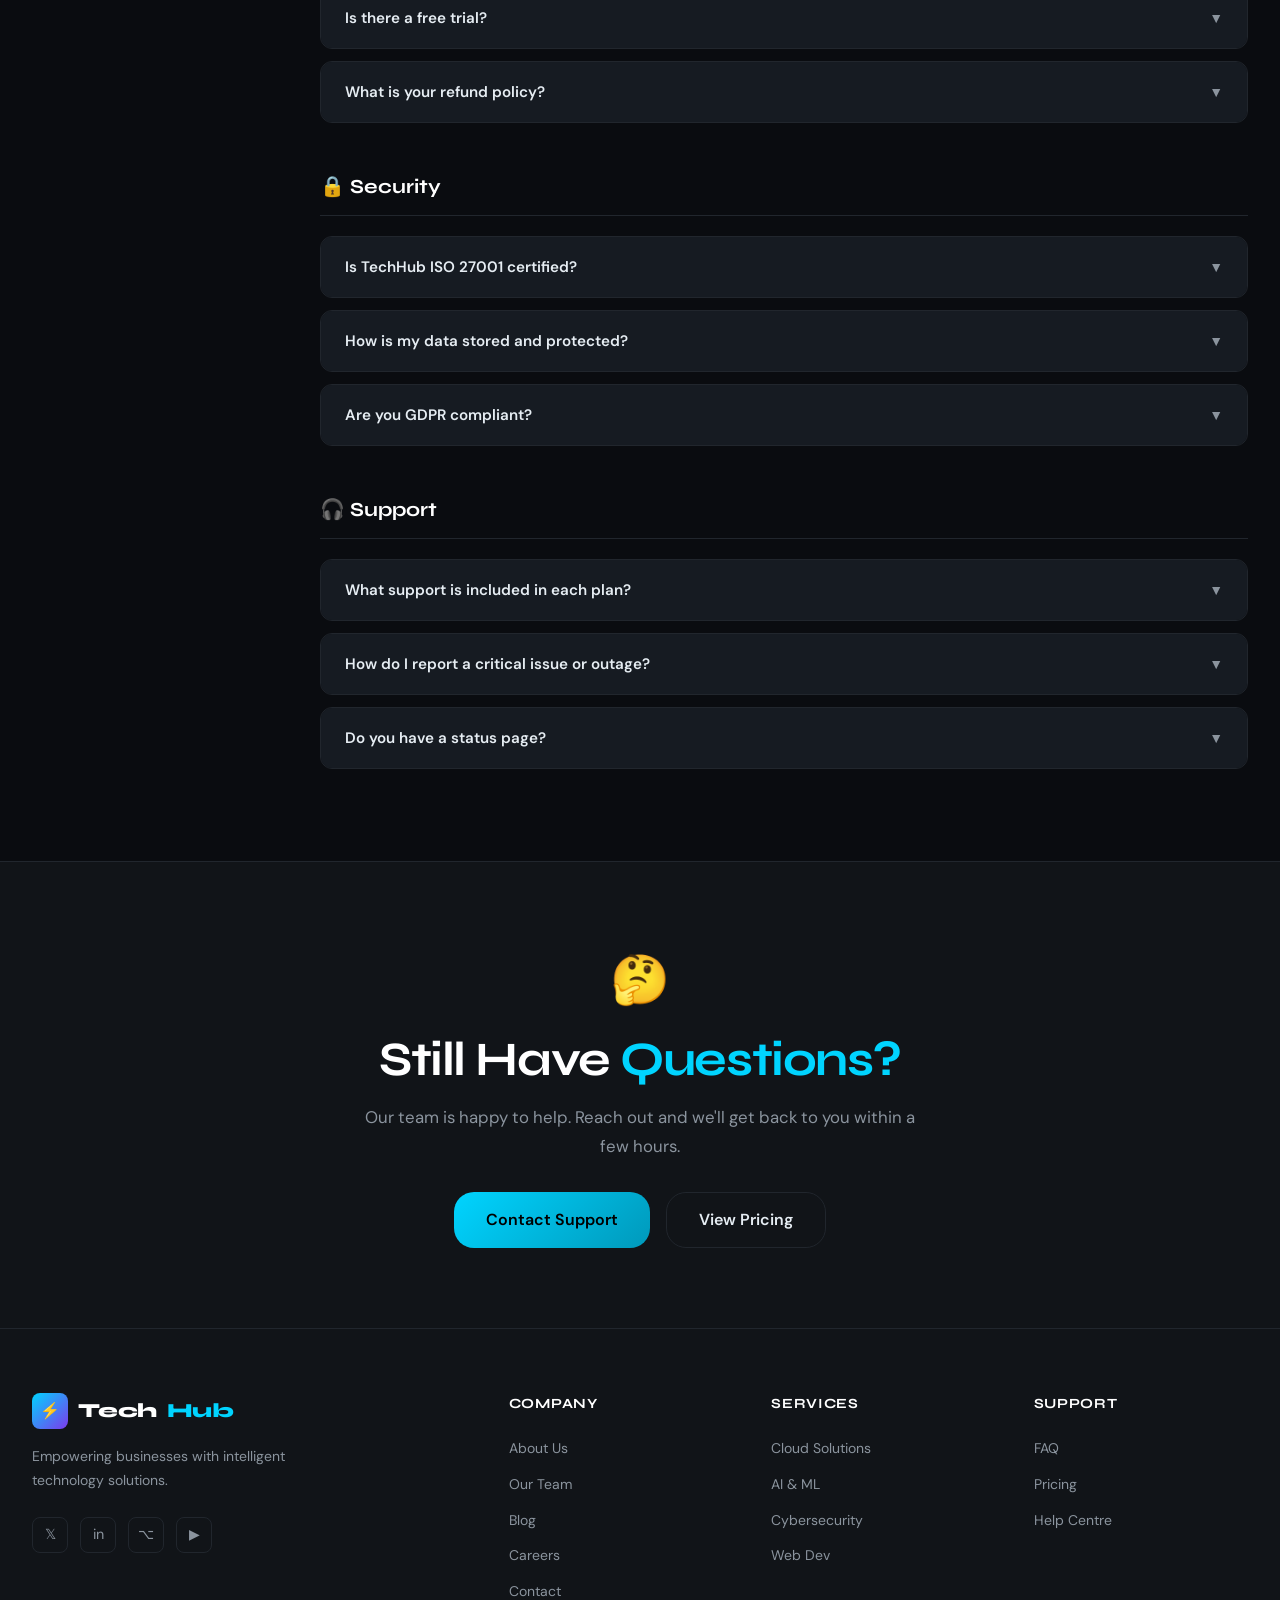
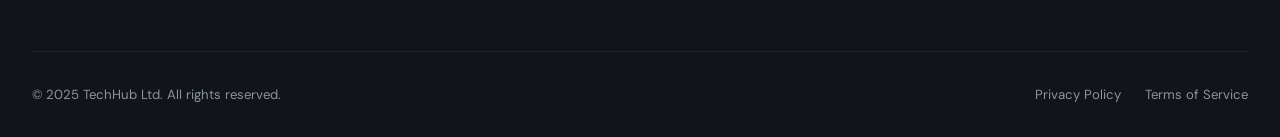
<file: pages/faq.html>
<!DOCTYPE html>
<html lang="en">
<head>
  <meta charset="UTF-8" /><meta name="viewport" content="width=device-width, initial-scale=1.0" />
  <meta name="description" content="TechHub FAQ — answers to common questions about our services, products, and support." />
  <title>FAQ — TechHub</title>
  <link rel="stylesheet" href="../css/style.css" />
</head>
<body>
<header class="site-header">
  <nav class="nav-container" role="navigation" aria-label="Main Navigation">
    <a href="../index.html" class="logo"><div class="logo-icon">⚡</div>Tech<span>Hub</span></a>
    <ul class="nav-links"><li><a href="../index.html">Home</a></li><li><a href="about.html">About</a></li><li><a href="services.html">Services</a></li><li><a href="products.html">Products</a></li><li><a href="blog.html">Blog</a></li><li><a href="team.html">Team</a></li><li><a href="pricing.html">Pricing</a></li><li><a href="contact.html">Contact</a></li></ul>
    <div class="nav-cta"><a href="contact.html" class="btn btn-ghost btn-sm">Log In</a><a href="pricing.html" class="btn btn-primary btn-sm">Get Started</a></div>
    <button class="hamburger" aria-label="Toggle menu"><span></span><span></span><span></span></button>
  </nav>
</header>
<nav class="mobile-nav"><a href="../index.html">Home</a><a href="about.html">About</a><a href="services.html">Services</a><a href="products.html">Products</a><a href="blog.html">Blog</a><a href="team.html">Team</a><a href="pricing.html">Pricing</a><a href="contact.html">Contact</a><a href="faq.html">FAQ</a></nav>

<main class="page-wrapper">
  <div class="page-hero" style="text-align:center;">
    <div class="container">
      <div class="breadcrumb" style="justify-content:center;"><a href="../index.html">Home</a> <span>/</span> <span>FAQ</span></div>
      <div class="section-label" style="justify-content:center;">Help Centre</div>
      <h1 class="page-hero-title">Frequently Asked <span>Questions</span></h1>
      <p class="page-hero-sub" style="margin:0 auto 1.5rem;">Can't find what you're looking for? <a href="contact.html" style="color:var(--clr-accent);">Contact our team</a> — we're happy to help.</p>
      <div class="search-bar" style="max-width:420px;margin:0 auto;">
        <span class="search-icon">🔍</span>
        <input type="search" placeholder="Search questions…" aria-label="Search FAQ" />
      </div>
    </div>
  </div>

  <section class="section">
    <div class="container">
      <div style="display:grid;grid-template-columns:240px 1fr;gap:3rem;align-items:start;">

        <!-- Sidebar navigation -->
        <nav style="position:sticky;top:calc(var(--nav-h) + 2rem);" aria-label="FAQ categories">
          <div style="background:var(--clr-card);border:1px solid var(--clr-border);border-radius:var(--radius-lg);padding:1.25rem;display:flex;flex-direction:column;gap:.25rem;">
            <a href="#general" style="padding:.625rem .875rem;border-radius:8px;font-size:.875rem;color:var(--clr-muted);transition:all .2s;display:block;" onmouseover="this.style.background='var(--clr-border)';this.style.color='var(--clr-text)';" onmouseout="this.style.background='';this.style.color='var(--clr-muted)';">📋 General</a>
            <a href="#services" style="padding:.625rem .875rem;border-radius:8px;font-size:.875rem;color:var(--clr-muted);transition:all .2s;display:block;" onmouseover="this.style.background='var(--clr-border)';this.style.color='var(--clr-text)';" onmouseout="this.style.background='';this.style.color='var(--clr-muted)';">⚙️ Services</a>
            <a href="#billing" style="padding:.625rem .875rem;border-radius:8px;font-size:.875rem;color:var(--clr-muted);transition:all .2s;display:block;" onmouseover="this.style.background='var(--clr-border)';this.style.color='var(--clr-text)';" onmouseout="this.style.background='';this.style.color='var(--clr-muted)';">💳 Billing</a>
            <a href="#security" style="padding:.625rem .875rem;border-radius:8px;font-size:.875rem;color:var(--clr-muted);transition:all .2s;display:block;" onmouseover="this.style.background='var(--clr-border)';this.style.color='var(--clr-text)';" onmouseout="this.style.background='';this.style.color='var(--clr-muted)';">🔒 Security</a>
            <a href="#support" style="padding:.625rem .875rem;border-radius:8px;font-size:.875rem;color:var(--clr-muted);transition:all .2s;display:block;" onmouseover="this.style.background='var(--clr-border)';this.style.color='var(--clr-text)';" onmouseout="this.style.background='';this.style.color='var(--clr-muted)';">🎧 Support</a>
          </div>
        </nav>

        <!-- FAQ Sections -->
        <div>
          <!-- General -->
          <div id="general" style="margin-bottom:3rem;">
            <h2 style="font-family:var(--font-display);font-size:1.25rem;font-weight:700;color:var(--clr-white);margin-bottom:1.25rem;padding-bottom:.75rem;border-bottom:1px solid var(--clr-border);">📋 General</h2>
            <div class="faq-item"><button class="faq-question">What is TechHub and what do you do? <span class="faq-chevron">▼</span></button><div class="faq-answer"><div class="faq-answer-inner">TechHub is a full-service technology company offering cloud infrastructure, AI and machine learning, cybersecurity, web and mobile development, and data analytics services. We partner with businesses of all sizes — from startups to Fortune 500 companies — to design, build, and support the technology that powers their operations.</div></div></div>
            <div class="faq-item"><button class="faq-question">How long has TechHub been operating? <span class="faq-chevron">▼</span></button><div class="faq-answer"><div class="faq-answer-inner">TechHub was founded in 2012 in Manchester, UK. Over the past 13 years we've grown from a 5-person startup to a global team of 150+ engineers serving 5,000+ clients across 40 countries.</div></div></div>
            <div class="faq-item"><button class="faq-question">Do you work with small businesses or only enterprises? <span class="faq-chevron">▼</span></button><div class="faq-answer"><div class="faq-answer-inner">We work with businesses of all sizes. Our Starter plan is designed specifically for small businesses and startups, while our Growth and Enterprise plans scale to serve large corporations with complex needs. We believe great technology should be accessible to everyone.</div></div></div>
            <div class="faq-item"><button class="faq-question">What industries do you serve? <span class="faq-chevron">▼</span></button><div class="faq-answer"><div class="faq-answer-inner">We have deep expertise across financial services, healthcare, retail and e-commerce, manufacturing, media, logistics, and the public sector. Our technology agnostic approach means we can adapt our methodology to virtually any industry vertical.</div></div></div>
          </div>

          <!-- Services -->
          <div id="services" style="margin-bottom:3rem;">
            <h2 style="font-family:var(--font-display);font-size:1.25rem;font-weight:700;color:var(--clr-white);margin-bottom:1.25rem;padding-bottom:.75rem;border-bottom:1px solid var(--clr-border);">⚙️ Services</h2>
            <div class="faq-item"><button class="faq-question">How do I get started with a new project? <span class="faq-chevron">▼</span></button><div class="faq-answer"><div class="faq-answer-inner">Simply reach out via our contact form or book a free consultation call. We'll arrange an initial discovery session (usually 60–90 minutes) to understand your goals, constraints, and timeline. From there we'll produce a proposal including scope, delivery approach, and pricing within 5 business days.</div></div></div>
            <div class="faq-item"><button class="faq-question">Can you take over an existing project from another agency? <span class="faq-chevron">▼</span></button><div class="faq-answer"><div class="faq-answer-inner">Yes, we do this regularly. We'll conduct a thorough technical audit of the existing codebase and infrastructure before proposing a handover plan. We're experienced in picking up projects at any stage of development.</div></div></div>
            <div class="faq-item"><button class="faq-question">Do you offer ongoing maintenance and support after a project is delivered? <span class="faq-chevron">▼</span></button><div class="faq-answer"><div class="faq-answer-inner">Absolutely. We offer flexible retainer packages for ongoing maintenance, feature development, and 24/7 monitoring. All of our project contracts include a 30-day post-launch support period as standard, after which you can choose from our support plans.</div></div></div>
            <div class="faq-item"><button class="faq-question">What cloud platforms do you support? <span class="faq-chevron">▼</span></button><div class="faq-answer"><div class="faq-answer-inner">We are certified partners with AWS, Microsoft Azure, and Google Cloud Platform. We can also work with private cloud and hybrid architectures depending on your compliance and data sovereignty requirements.</div></div></div>
          </div>

          <!-- Billing -->
          <div id="billing" style="margin-bottom:3rem;">
            <h2 style="font-family:var(--font-display);font-size:1.25rem;font-weight:700;color:var(--clr-white);margin-bottom:1.25rem;padding-bottom:.75rem;border-bottom:1px solid var(--clr-border);">💳 Billing</h2>
            <div class="faq-item"><button class="faq-question">What payment methods do you accept? <span class="faq-chevron">▼</span></button><div class="faq-answer"><div class="faq-answer-inner">We accept all major credit and debit cards (Visa, Mastercard, American Express), BACS bank transfers, and SEPA transfers for European clients. All online payments are processed securely via Stripe. Enterprise clients can also be invoiced on Net 30 terms.</div></div></div>
            <div class="faq-item"><button class="faq-question">Can I switch plans at any time? <span class="faq-chevron">▼</span></button><div class="faq-answer"><div class="faq-answer-inner">Yes. You can upgrade your plan at any time and the change takes effect immediately with a prorated charge. Downgrades take effect at the end of your current billing cycle to ensure you retain access to your current features until paid for.</div></div></div>
            <div class="faq-item"><button class="faq-question">Is there a free trial? <span class="faq-chevron">▼</span></button><div class="faq-answer"><div class="faq-answer-inner">All product plans include a 14-day free trial with no credit card required. For custom service engagements, we offer a paid discovery phase that we credit against the project cost if you proceed — so there's minimal risk either way.</div></div></div>
            <div class="faq-item"><button class="faq-question">What is your refund policy? <span class="faq-chevron">▼</span></button><div class="faq-answer"><div class="faq-answer-inner">For SaaS products, you may request a refund within 30 days of your first payment if you're not satisfied. For professional services, refund terms are outlined in the individual project contract. We stand behind our work and will always work to resolve issues before processing a refund.</div></div></div>
          </div>

          <!-- Security -->
          <div id="security" style="margin-bottom:3rem;">
            <h2 style="font-family:var(--font-display);font-size:1.25rem;font-weight:700;color:var(--clr-white);margin-bottom:1.25rem;padding-bottom:.75rem;border-bottom:1px solid var(--clr-border);">🔒 Security</h2>
            <div class="faq-item"><button class="faq-question">Is TechHub ISO 27001 certified? <span class="faq-chevron">▼</span></button><div class="faq-answer"><div class="faq-answer-inner">Yes, TechHub is ISO 27001:2022 certified. This certification covers our information security management systems for all service delivery and product operations. We also undergo annual third-party penetration tests and publish a SOC 2 Type II report for Enterprise clients.</div></div></div>
            <div class="faq-item"><button class="faq-question">How is my data stored and protected? <span class="faq-chevron">▼</span></button><div class="faq-answer"><div class="faq-answer-inner">All data is encrypted at rest (AES-256) and in transit (TLS 1.3). We maintain geographic data residency controls so your data can remain in your chosen region (EU, US, APAC). We never sell or share client data with third parties.</div></div></div>
            <div class="faq-item"><button class="faq-question">Are you GDPR compliant? <span class="faq-chevron">▼</span></button><div class="faq-answer"><div class="faq-answer-inner">Yes, full GDPR compliance is maintained across all our products and services. We act as a Data Processor under GDPR and provide a Data Processing Agreement (DPA) to all clients. You retain full ownership and control of your data at all times.</div></div></div>
          </div>

          <!-- Support -->
          <div id="support">
            <h2 style="font-family:var(--font-display);font-size:1.25rem;font-weight:700;color:var(--clr-white);margin-bottom:1.25rem;padding-bottom:.75rem;border-bottom:1px solid var(--clr-border);">🎧 Support</h2>
            <div class="faq-item"><button class="faq-question">What support is included in each plan? <span class="faq-chevron">▼</span></button><div class="faq-answer"><div class="faq-answer-inner">Starter plans include email support with a 24-hour response SLA. Growth plans include priority email and live chat with a 4-hour SLA during business hours. Enterprise plans include 24/7 phone support, a dedicated account manager, and a 1-hour critical incident SLA.</div></div></div>
            <div class="faq-item"><button class="faq-question">How do I report a critical issue or outage? <span class="faq-chevron">▼</span></button><div class="faq-answer"><div class="faq-answer-inner">Enterprise and Growth clients can report critical issues via our 24/7 incident hotline or the priority channel in your client dashboard. We follow ITIL-aligned incident management processes with clear escalation paths and regular status updates during any incident.</div></div></div>
            <div class="faq-item"><button class="faq-question">Do you have a status page? <span class="faq-chevron">▼</span></button><div class="faq-answer"><div class="faq-answer-inner">Yes. Our public status page (status.techhub.io) provides real-time information on all system statuses and historical uptime data. You can subscribe to receive email or SMS notifications for any status changes.</div></div></div>
          </div>
        </div>
      </div>
    </div>
  </section>

  <!-- Still have questions CTA -->
  <section class="section" style="background:var(--clr-surface);border-top:1px solid var(--clr-border);text-align:center;">
    <div class="container-sm reveal">
      <div style="font-size:3rem;margin-bottom:1rem;">🤔</div>
      <h2 class="section-title">Still Have <span>Questions?</span></h2>
      <p class="section-body" style="margin:0 auto 2rem;">Our team is happy to help. Reach out and we'll get back to you within a few hours.</p>
      <div style="display:flex;gap:1rem;justify-content:center;flex-wrap:wrap;">
        <a href="contact.html" class="btn btn-primary btn-lg">Contact Support</a>
        <a href="pricing.html" class="btn btn-ghost btn-lg">View Pricing</a>
      </div>
    </div>
  </section>
</main>

<footer class="site-footer"><div class="container"><div class="footer-grid"><div class="footer-brand"><a href="../index.html" class="logo"><div class="logo-icon">⚡</div>Tech<span>Hub</span></a><p>Empowering businesses with intelligent technology solutions.</p><div class="social-links"><a href="#" class="social-link">𝕏</a><a href="#" class="social-link">in</a><a href="#" class="social-link">⌥</a><a href="#" class="social-link">▶</a></div></div><div class="footer-col"><h4>Company</h4><ul><li><a href="about.html">About Us</a></li><li><a href="team.html">Our Team</a></li><li><a href="blog.html">Blog</a></li><li><a href="careers.html">Careers</a></li><li><a href="contact.html">Contact</a></li></ul></div><div class="footer-col"><h4>Services</h4><ul><li><a href="services.html">Cloud Solutions</a></li><li><a href="services.html">AI & ML</a></li><li><a href="services.html">Cybersecurity</a></li><li><a href="services.html">Web Dev</a></li></ul></div><div class="footer-col"><h4>Support</h4><ul><li><a href="faq.html">FAQ</a></li><li><a href="pricing.html">Pricing</a></li><li><a href="contact.html">Help Centre</a></li></ul></div></div><div class="footer-bottom"><p>&copy; 2025 TechHub Ltd. All rights reserved.</p><div class="footer-bottom-links"><a href="#">Privacy Policy</a><a href="#">Terms of Service</a></div></div></div></footer>
<button id="backToTop" aria-label="Back to top" style="position:fixed;bottom:2rem;left:2rem;width:44px;height:44px;border-radius:50%;background:var(--clr-accent2);color:#fff;font-size:1.1rem;display:flex;align-items:center;justify-content:center;border:none;cursor:pointer;opacity:0;transition:opacity .3s;z-index:900;">↑</button>
<script src="../js/main.js"></script>
</body></html>
</file>
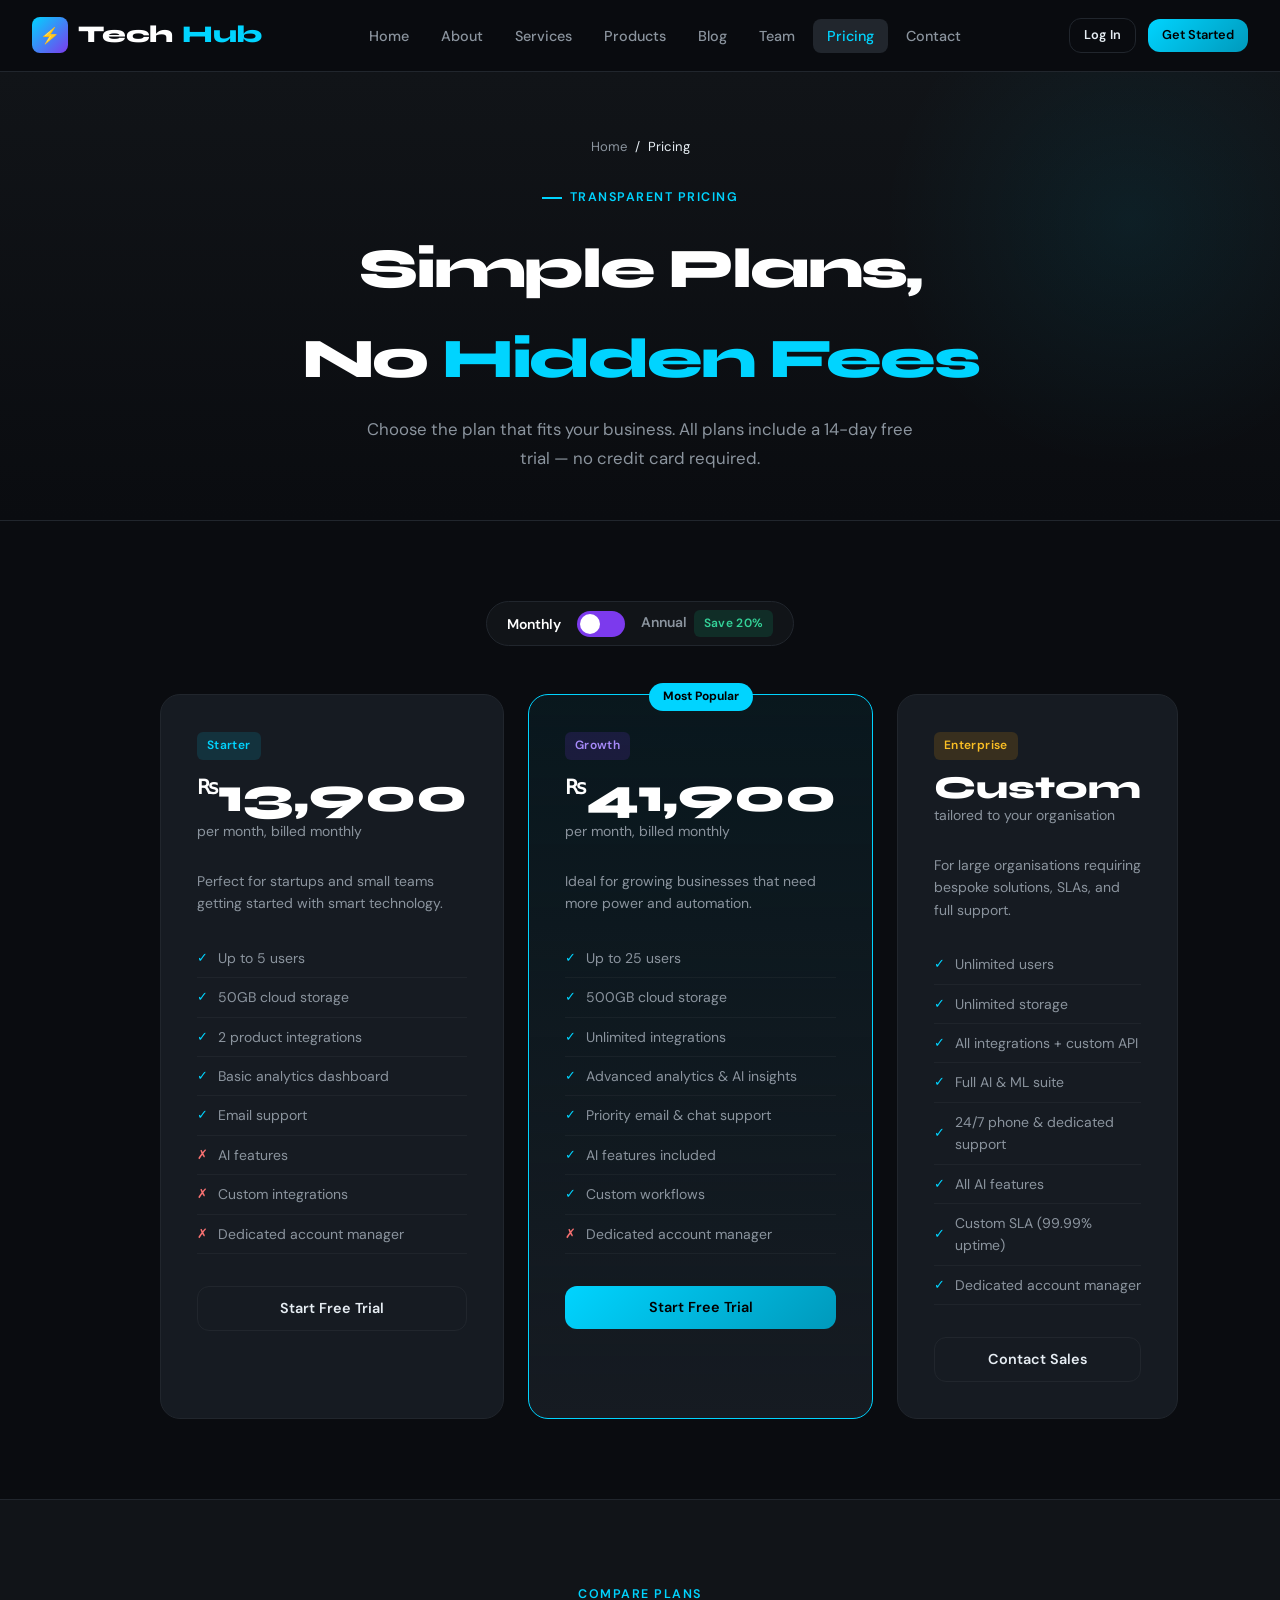
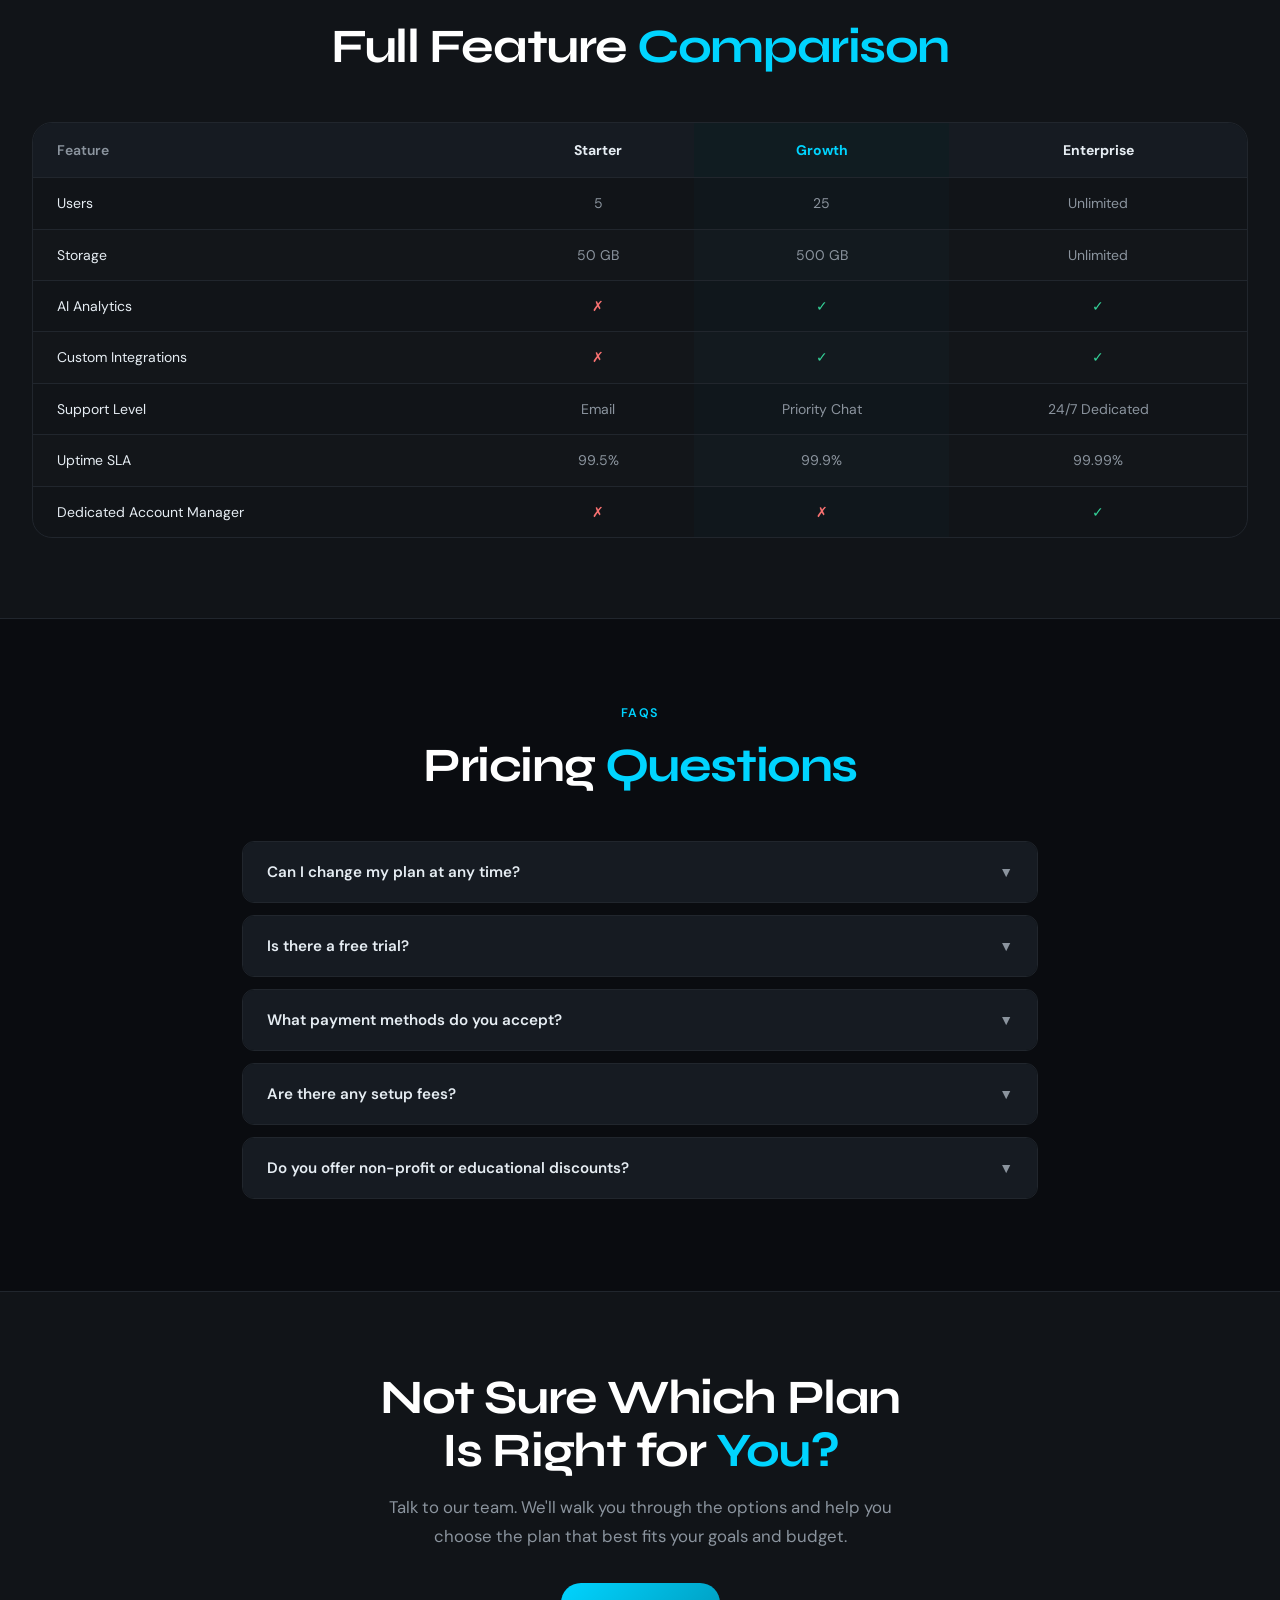
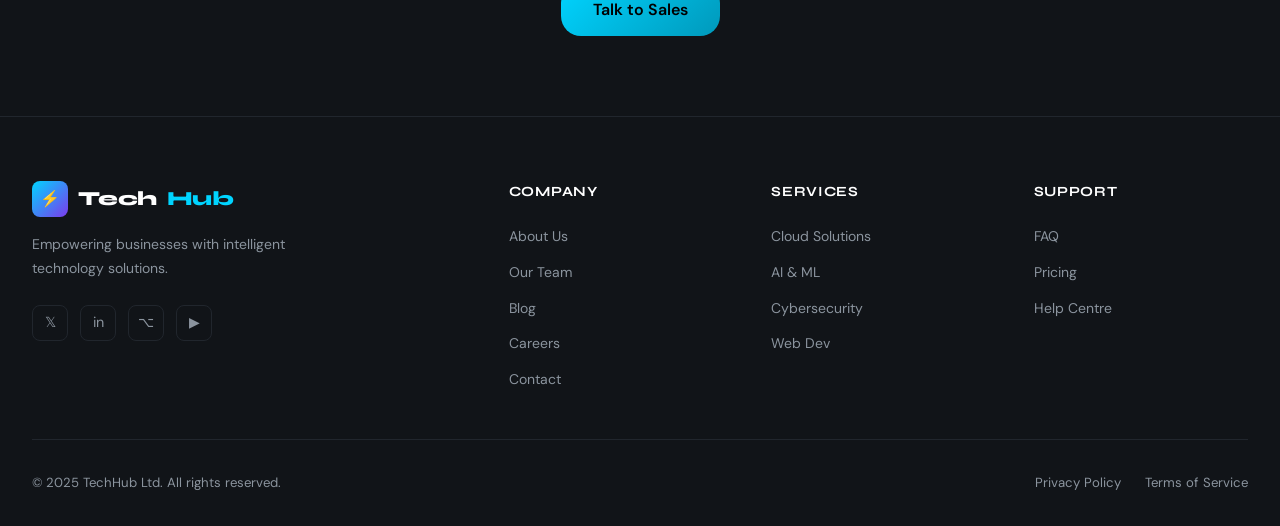
<file: pages/pricing.html>
<!DOCTYPE html>
<html lang="en">
<head>
  <meta charset="UTF-8" /><meta name="viewport" content="width=device-width, initial-scale=1.0" />
  <meta name="description" content="TechHub Pricing — transparent, flexible plans for every business size." />
  <title>Pricing — TechHub</title>
  <link rel="stylesheet" href="../css/style.css" />
</head>
<body>
<header class="site-header">
  <nav class="nav-container" role="navigation" aria-label="Main Navigation">
    <a href="../index.html" class="logo"><div class="logo-icon">⚡</div>Tech<span>Hub</span></a>
    <ul class="nav-links"><li><a href="../index.html">Home</a></li><li><a href="about.html">About</a></li><li><a href="services.html">Services</a></li><li><a href="products.html">Products</a></li><li><a href="blog.html">Blog</a></li><li><a href="team.html">Team</a></li><li><a href="pricing.html" class="active">Pricing</a></li><li><a href="contact.html">Contact</a></li></ul>
    <div class="nav-cta"><a href="contact.html" class="btn btn-ghost btn-sm">Log In</a><a href="pricing.html" class="btn btn-primary btn-sm">Get Started</a></div>
    <button class="hamburger" aria-label="Toggle menu"><span></span><span></span><span></span></button>
  </nav>
</header>
<nav class="mobile-nav"><a href="../index.html">Home</a><a href="about.html">About</a><a href="services.html">Services</a><a href="products.html">Products</a><a href="blog.html">Blog</a><a href="team.html">Team</a><a href="pricing.html">Pricing</a><a href="contact.html">Contact</a><a href="faq.html">FAQ</a></nav>

<main class="page-wrapper">
  <div class="page-hero" style="text-align:center;">
    <div class="container">
      <div class="breadcrumb" style="justify-content:center;"><a href="../index.html">Home</a> <span>/</span> <span>Pricing</span></div>
      <div class="section-label" style="justify-content:center;">Transparent Pricing</div>
      <h1 class="page-hero-title">Simple Plans,<br>No <span>Hidden Fees</span></h1>
      <p class="page-hero-sub" style="margin:0 auto;">Choose the plan that fits your business. All plans include a 14-day free trial — no credit card required.</p>
    </div>
  </div>

  <!-- Toggle -->
  <section class="section">
    <div class="container">
      <div style="display:flex;justify-content:center;margin-bottom:3rem;">
        <div style="display:flex;align-items:center;gap:1rem;background:var(--clr-surface);border:1px solid var(--clr-border);border-radius:100px;padding:.5rem 1.25rem;">
          <span id="monthlyLabel" style="font-size:.875rem;font-weight:600;color:var(--clr-white);">Monthly</span>
          <button id="billingToggle" onclick="toggleBilling()" aria-label="Toggle billing period" style="width:48px;height:26px;border-radius:100px;background:var(--clr-accent2);border:none;cursor:pointer;position:relative;transition:background .3s;"><span id="toggleKnob" style="position:absolute;top:3px;left:3px;width:20px;height:20px;border-radius:50%;background:#fff;transition:transform .3s;display:block;"></span></button>
          <span id="annualLabel" style="font-size:.875rem;font-weight:600;color:var(--clr-muted);">Annual <span class="badge badge-green" style="margin-left:.25rem;">Save 20%</span></span>
        </div>
      </div>

      <!-- Pricing Cards -->
      <div style="display:grid;grid-template-columns:repeat(3,1fr);gap:1.5rem;max-width:960px;margin:0 auto;" class="reveal">
        <!-- Starter -->
        <div class="pricing-card">
          <div style="margin-bottom:1.5rem;">
            <span class="badge badge-cyan" style="margin-bottom:.75rem;">Starter</span>
            <div class="price-amount"><sup>₨</sup><span class="price-val" data-monthly="13,900" data-annual="11,100">13,900</span></div>
            <div class="price-period">per month, billed <span class="billing-period">monthly</span></div>
          </div>
          <p style="font-size:.875rem;color:var(--clr-muted);margin-bottom:1.5rem;">Perfect for startups and small teams getting started with smart technology.</p>
          <ul class="price-features">
            <li><span class="check">✓</span> Up to 5 users</li>
            <li><span class="check">✓</span> 50GB cloud storage</li>
            <li><span class="check">✓</span> 2 product integrations</li>
            <li><span class="check">✓</span> Basic analytics dashboard</li>
            <li><span class="check">✓</span> Email support</li>
            <li><span class="cross">✗</span> AI features</li>
            <li><span class="cross">✗</span> Custom integrations</li>
            <li><span class="cross">✗</span> Dedicated account manager</li>
          </ul>
          <a href="contact.html" class="btn btn-ghost" style="width:100%;justify-content:center;">Start Free Trial</a>
        </div>

        <!-- Growth (featured) -->
        <div class="pricing-card featured">
          <div class="pricing-badge">Most Popular</div>
          <div style="margin-bottom:1.5rem;">
            <span class="badge badge-purple" style="margin-bottom:.75rem;">Growth</span>
            <div class="price-amount"><sup>₨</sup><span class="price-val" data-monthly="41,900" data-annual="33,500">41,900</span></div>
            <div class="price-period">per month, billed <span class="billing-period">monthly</span></div>
          </div>
          <p style="font-size:.875rem;color:var(--clr-muted);margin-bottom:1.5rem;">Ideal for growing businesses that need more power and automation.</p>
          <ul class="price-features">
            <li><span class="check">✓</span> Up to 25 users</li>
            <li><span class="check">✓</span> 500GB cloud storage</li>
            <li><span class="check">✓</span> Unlimited integrations</li>
            <li><span class="check">✓</span> Advanced analytics &amp; AI insights</li>
            <li><span class="check">✓</span> Priority email &amp; chat support</li>
            <li><span class="check">✓</span> AI features included</li>
            <li><span class="check">✓</span> Custom workflows</li>
            <li><span class="cross">✗</span> Dedicated account manager</li>
          </ul>
          <a href="contact.html" class="btn btn-primary" style="width:100%;justify-content:center;">Start Free Trial</a>
        </div>

        <!-- Enterprise -->
        <div class="pricing-card">
          <div style="margin-bottom:1.5rem;">
            <span class="badge badge-amber" style="margin-bottom:.75rem;">Enterprise</span>
            <div class="price-amount" style="font-size:2rem;">Custom</div>
            <div class="price-period">tailored to your organisation</div>
          </div>
          <p style="font-size:.875rem;color:var(--clr-muted);margin-bottom:1.5rem;">For large organisations requiring bespoke solutions, SLAs, and full support.</p>
          <ul class="price-features">
            <li><span class="check">✓</span> Unlimited users</li>
            <li><span class="check">✓</span> Unlimited storage</li>
            <li><span class="check">✓</span> All integrations + custom API</li>
            <li><span class="check">✓</span> Full AI &amp; ML suite</li>
            <li><span class="check">✓</span> 24/7 phone &amp; dedicated support</li>
            <li><span class="check">✓</span> All AI features</li>
            <li><span class="check">✓</span> Custom SLA (99.99% uptime)</li>
            <li><span class="check">✓</span> Dedicated account manager</li>
          </ul>
          <a href="contact.html" class="btn btn-ghost" style="width:100%;justify-content:center;">Contact Sales</a>
        </div>
      </div>
    </div>
  </section>

  <!-- Feature Comparison Table -->
  <section class="section" style="background:var(--clr-surface);border-top:1px solid var(--clr-border);border-bottom:1px solid var(--clr-border);">
    <div class="container">
      <div class="text-center mb-6 reveal"><div class="section-label">Compare Plans</div><h2 class="section-title">Full Feature <span>Comparison</span></h2></div>
      <div style="overflow-x:auto;border-radius:var(--radius-lg);border:1px solid var(--clr-border);" class="reveal">
        <table style="width:100%;border-collapse:collapse;font-size:.875rem;">
          <thead>
            <tr style="border-bottom:1px solid var(--clr-border);">
              <th style="padding:1rem 1.5rem;text-align:left;color:var(--clr-muted);font-weight:600;background:var(--clr-card);">Feature</th>
              <th style="padding:1rem 1.5rem;text-align:center;color:var(--clr-text);font-weight:700;background:var(--clr-card);">Starter</th>
              <th style="padding:1rem 1.5rem;text-align:center;color:var(--clr-accent);font-weight:700;background:rgba(0,212,255,.04);">Growth</th>
              <th style="padding:1rem 1.5rem;text-align:center;color:var(--clr-text);font-weight:700;background:var(--clr-card);">Enterprise</th>
            </tr>
          </thead>
          <tbody>
            <tr style="border-bottom:1px solid var(--clr-border);"><td style="padding:.875rem 1.5rem;color:var(--clr-text);">Users</td><td style="padding:.875rem 1.5rem;text-align:center;color:var(--clr-muted);">5</td><td style="padding:.875rem 1.5rem;text-align:center;color:var(--clr-muted);background:rgba(0,212,255,.02);">25</td><td style="padding:.875rem 1.5rem;text-align:center;color:var(--clr-muted);">Unlimited</td></tr>
            <tr style="border-bottom:1px solid var(--clr-border);background:rgba(255,255,255,.01);"><td style="padding:.875rem 1.5rem;color:var(--clr-text);">Storage</td><td style="padding:.875rem 1.5rem;text-align:center;color:var(--clr-muted);">50 GB</td><td style="padding:.875rem 1.5rem;text-align:center;color:var(--clr-muted);background:rgba(0,212,255,.02);">500 GB</td><td style="padding:.875rem 1.5rem;text-align:center;color:var(--clr-muted);">Unlimited</td></tr>
            <tr style="border-bottom:1px solid var(--clr-border);"><td style="padding:.875rem 1.5rem;color:var(--clr-text);">AI Analytics</td><td style="padding:.875rem 1.5rem;text-align:center;color:#f87171;">✗</td><td style="padding:.875rem 1.5rem;text-align:center;color:#34d399;background:rgba(0,212,255,.02);">✓</td><td style="padding:.875rem 1.5rem;text-align:center;color:#34d399;">✓</td></tr>
            <tr style="border-bottom:1px solid var(--clr-border);background:rgba(255,255,255,.01);"><td style="padding:.875rem 1.5rem;color:var(--clr-text);">Custom Integrations</td><td style="padding:.875rem 1.5rem;text-align:center;color:#f87171;">✗</td><td style="padding:.875rem 1.5rem;text-align:center;color:#34d399;background:rgba(0,212,255,.02);">✓</td><td style="padding:.875rem 1.5rem;text-align:center;color:#34d399;">✓</td></tr>
            <tr style="border-bottom:1px solid var(--clr-border);"><td style="padding:.875rem 1.5rem;color:var(--clr-text);">Support Level</td><td style="padding:.875rem 1.5rem;text-align:center;color:var(--clr-muted);">Email</td><td style="padding:.875rem 1.5rem;text-align:center;color:var(--clr-muted);background:rgba(0,212,255,.02);">Priority Chat</td><td style="padding:.875rem 1.5rem;text-align:center;color:var(--clr-muted);">24/7 Dedicated</td></tr>
            <tr style="border-bottom:1px solid var(--clr-border);background:rgba(255,255,255,.01);"><td style="padding:.875rem 1.5rem;color:var(--clr-text);">Uptime SLA</td><td style="padding:.875rem 1.5rem;text-align:center;color:var(--clr-muted);">99.5%</td><td style="padding:.875rem 1.5rem;text-align:center;color:var(--clr-muted);background:rgba(0,212,255,.02);">99.9%</td><td style="padding:.875rem 1.5rem;text-align:center;color:var(--clr-muted);">99.99%</td></tr>
            <tr><td style="padding:.875rem 1.5rem;color:var(--clr-text);">Dedicated Account Manager</td><td style="padding:.875rem 1.5rem;text-align:center;color:#f87171;">✗</td><td style="padding:.875rem 1.5rem;text-align:center;color:#f87171;background:rgba(0,212,255,.02);">✗</td><td style="padding:.875rem 1.5rem;text-align:center;color:#34d399;">✓</td></tr>
          </tbody>
        </table>
      </div>
    </div>
  </section>

  <!-- FAQ -->
  <section class="section">
    <div class="container-sm">
      <div class="text-center mb-6 reveal"><div class="section-label">FAQs</div><h2 class="section-title">Pricing <span>Questions</span></h2></div>
      <div class="faq-item reveal"><button class="faq-question">Can I change my plan at any time? <span class="faq-chevron">▼</span></button><div class="faq-answer"><div class="faq-answer-inner">Yes, you can upgrade or downgrade your plan at any time from your account dashboard. Upgrades take effect immediately; downgrades apply at the next billing cycle.</div></div></div>
      <div class="faq-item reveal"><button class="faq-question">Is there a free trial? <span class="faq-chevron">▼</span></button><div class="faq-answer"><div class="faq-answer-inner">All plans include a 14-day free trial with no credit card required. You'll have full access to all features of your chosen plan during the trial period.</div></div></div>
      <div class="faq-item reveal"><button class="faq-question">What payment methods do you accept? <span class="faq-chevron">▼</span></button><div class="faq-answer"><div class="faq-answer-inner">We accept all major credit and debit cards (Visa, Mastercard, Amex), as well as bank transfers for annual enterprise plans. All payments are processed securely via Stripe.</div></div></div>
      <div class="faq-item reveal"><button class="faq-question">Are there any setup fees? <span class="faq-chevron">▼</span></button><div class="faq-answer"><div class="faq-answer-inner">No setup fees for Starter and Growth plans. Enterprise plans may include an onboarding fee depending on the level of customisation required — this will be clearly scoped and quoted upfront.</div></div></div>
      <div class="faq-item reveal"><button class="faq-question">Do you offer non-profit or educational discounts? <span class="faq-chevron">▼</span></button><div class="faq-answer"><div class="faq-answer-inner">Yes! We offer 30% discounts for registered non-profits, charities, and educational institutions. Contact our sales team with your organisation's registration documents to apply.</div></div></div>
    </div>
  </section>

  <!-- CTA -->
  <section class="section" style="background:var(--clr-surface);border-top:1px solid var(--clr-border);text-align:center;">
    <div class="container-sm reveal">
      <h2 class="section-title">Not Sure Which Plan<br>Is Right for <span>You?</span></h2>
      <p class="section-body" style="margin:0 auto 2rem;">Talk to our team. We'll walk you through the options and help you choose the plan that best fits your goals and budget.</p>
      <a href="contact.html" class="btn btn-primary btn-lg">Talk to Sales</a>
    </div>
  </section>
</main>

<footer class="site-footer"><div class="container"><div class="footer-grid"><div class="footer-brand"><a href="../index.html" class="logo"><div class="logo-icon">⚡</div>Tech<span>Hub</span></a><p>Empowering businesses with intelligent technology solutions.</p><div class="social-links"><a href="#" class="social-link">𝕏</a><a href="#" class="social-link">in</a><a href="#" class="social-link">⌥</a><a href="#" class="social-link">▶</a></div></div><div class="footer-col"><h4>Company</h4><ul><li><a href="about.html">About Us</a></li><li><a href="team.html">Our Team</a></li><li><a href="blog.html">Blog</a></li><li><a href="careers.html">Careers</a></li><li><a href="contact.html">Contact</a></li></ul></div><div class="footer-col"><h4>Services</h4><ul><li><a href="services.html">Cloud Solutions</a></li><li><a href="services.html">AI & ML</a></li><li><a href="services.html">Cybersecurity</a></li><li><a href="services.html">Web Dev</a></li></ul></div><div class="footer-col"><h4>Support</h4><ul><li><a href="faq.html">FAQ</a></li><li><a href="pricing.html">Pricing</a></li><li><a href="contact.html">Help Centre</a></li></ul></div></div><div class="footer-bottom"><p>&copy; 2025 TechHub Ltd. All rights reserved.</p><div class="footer-bottom-links"><a href="#">Privacy Policy</a><a href="#">Terms of Service</a></div></div></div></footer>
<button id="backToTop" aria-label="Back to top" style="position:fixed;bottom:2rem;left:2rem;width:44px;height:44px;border-radius:50%;background:var(--clr-accent2);color:#fff;font-size:1.1rem;display:flex;align-items:center;justify-content:center;border:none;cursor:pointer;opacity:0;transition:opacity .3s;z-index:900;">↑</button>
<script src="../js/main.js"></script>
<script>
let isAnnual = false;
function toggleBilling() {
  isAnnual = !isAnnual;
  const knob = document.getElementById('toggleKnob');
  const monthly = document.getElementById('monthlyLabel');
  const annual = document.getElementById('annualLabel');
  knob.style.transform = isAnnual ? 'translateX(22px)' : 'translateX(0)';
  monthly.style.color = isAnnual ? 'var(--clr-muted)' : 'var(--clr-white)';
  annual.style.color = isAnnual ? 'var(--clr-white)' : 'var(--clr-muted)';
  document.querySelectorAll('.price-val').forEach(el => {
    el.textContent = isAnnual ? el.dataset.annual : el.dataset.monthly;
  });
  document.querySelectorAll('.billing-period').forEach(el => {
    el.textContent = isAnnual ? 'annually' : 'monthly';
  });
}
</script>
</body></html>
</file>
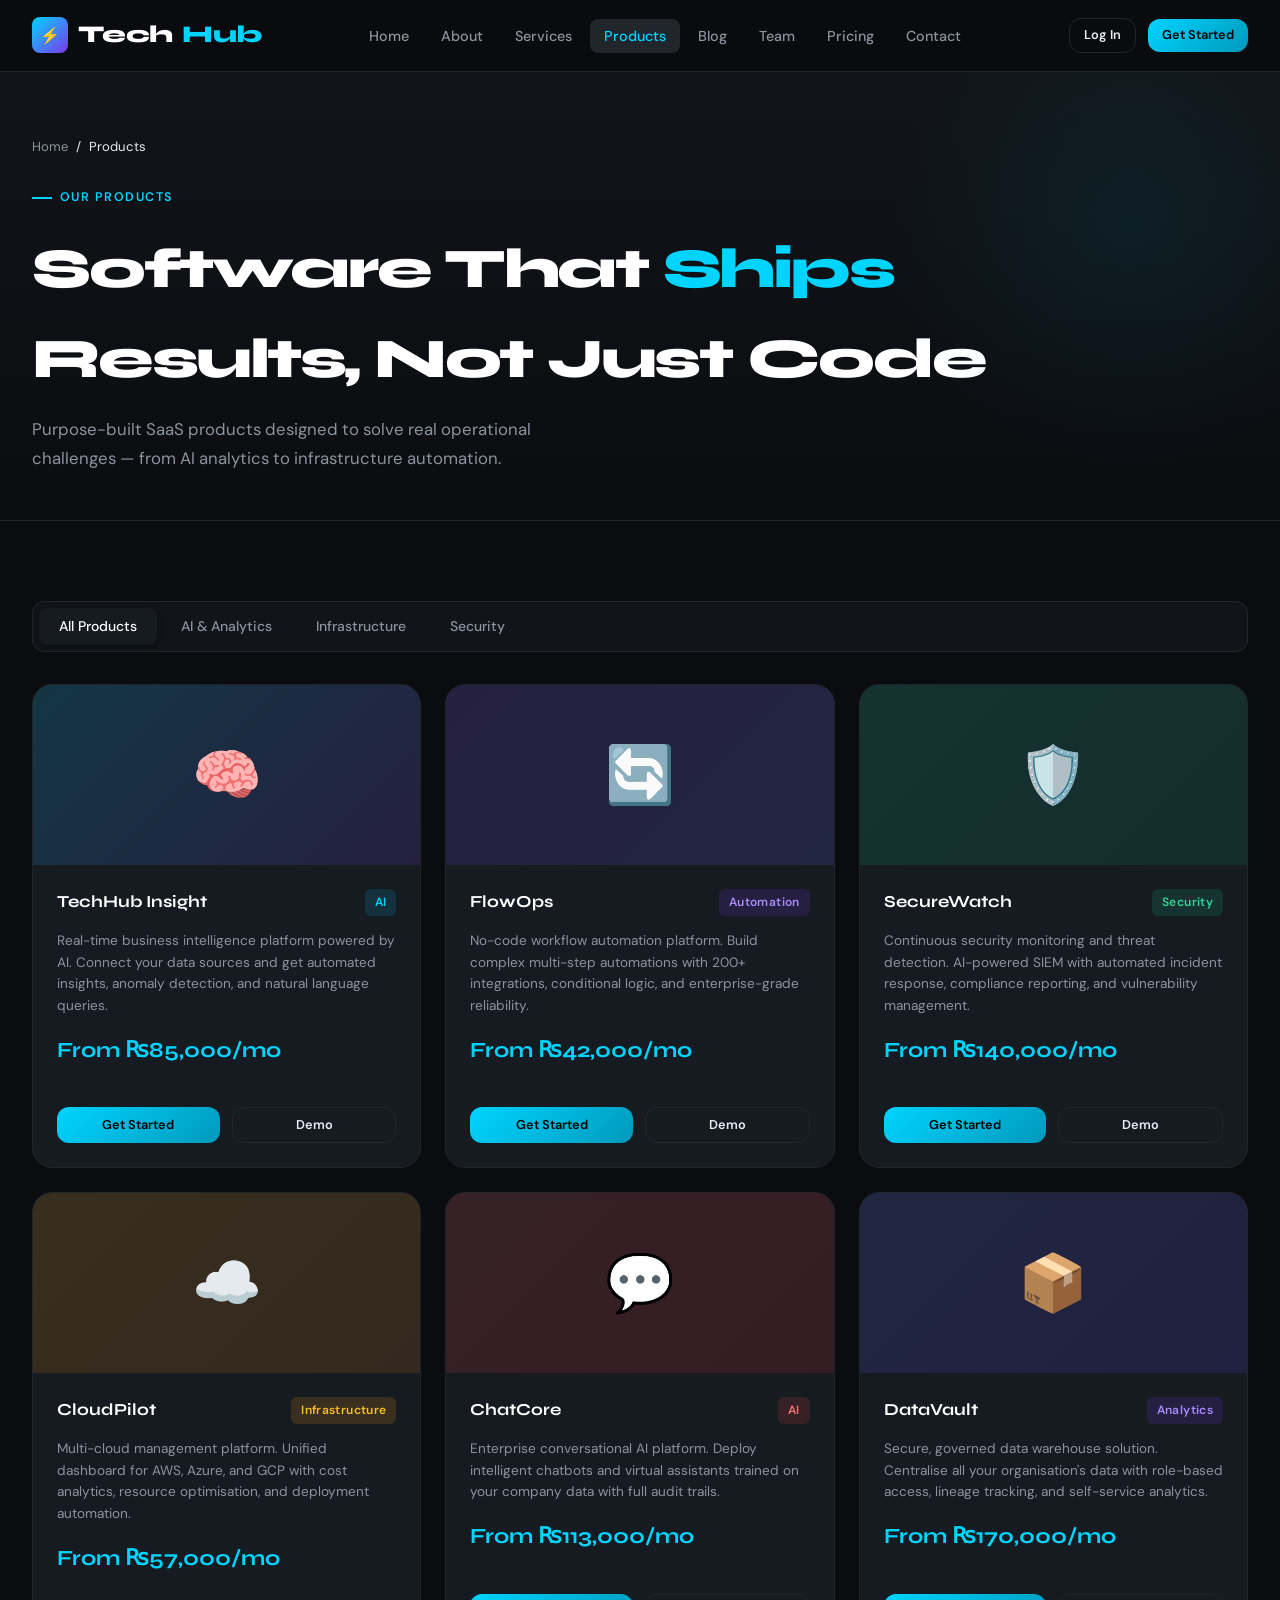
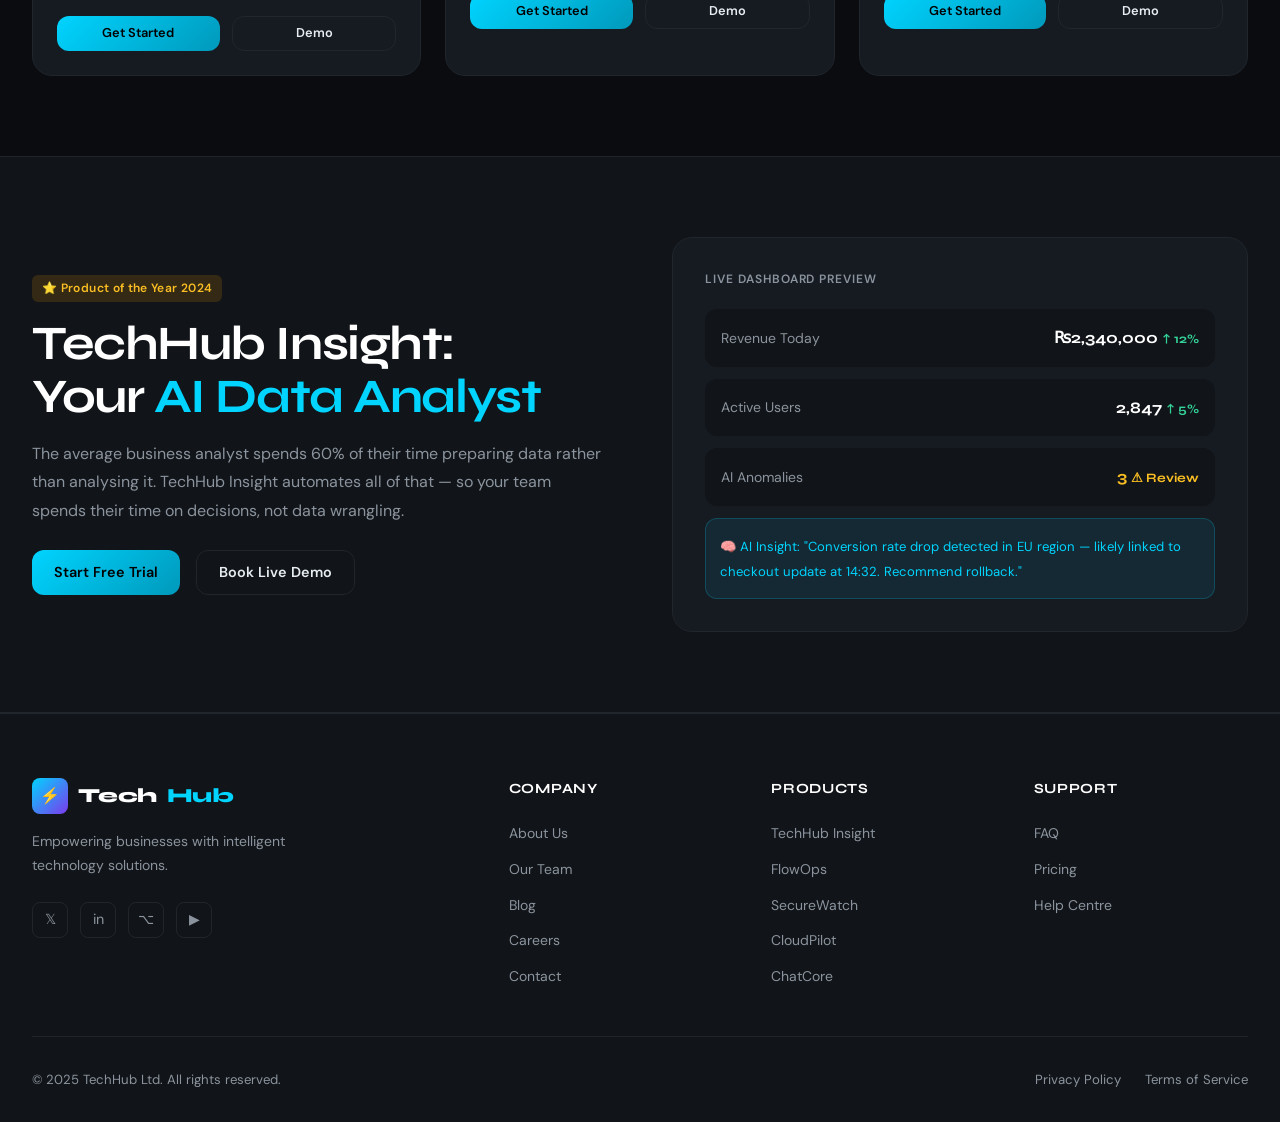
<file: pages/products.html>
<!DOCTYPE html>
<html lang="en">
<head>
  <meta charset="UTF-8" /><meta name="viewport" content="width=device-width, initial-scale=1.0" />
  <meta name="description" content="TechHub Products — powerful software products to accelerate your business." />
  <title>Products — TechHub</title>
  <link rel="stylesheet" href="../css/style.css" />
</head>
<body>
<header class="site-header">
  <nav class="nav-container" role="navigation" aria-label="Main Navigation">
    <a href="../index.html" class="logo"><div class="logo-icon">⚡</div>Tech<span>Hub</span></a>
    <ul class="nav-links"><li><a href="../index.html">Home</a></li><li><a href="about.html">About</a></li><li><a href="services.html">Services</a></li><li><a href="products.html" class="active">Products</a></li><li><a href="blog.html">Blog</a></li><li><a href="team.html">Team</a></li><li><a href="pricing.html">Pricing</a></li><li><a href="contact.html">Contact</a></li></ul>
    <div class="nav-cta"><a href="contact.html" class="btn btn-ghost btn-sm">Log In</a><a href="pricing.html" class="btn btn-primary btn-sm">Get Started</a></div>
    <button class="hamburger" aria-label="Toggle menu"><span></span><span></span><span></span></button>
  </nav>
</header>
<nav class="mobile-nav"><a href="../index.html">Home</a><a href="about.html">About</a><a href="services.html">Services</a><a href="products.html">Products</a><a href="blog.html">Blog</a><a href="team.html">Team</a><a href="pricing.html">Pricing</a><a href="contact.html">Contact</a><a href="faq.html">FAQ</a></nav>

<main class="page-wrapper">
  <div class="page-hero">
    <div class="container">
      <div class="breadcrumb"><a href="../index.html">Home</a> <span>/</span> <span>Products</span></div>
      <div class="section-label">Our Products</div>
      <h1 class="page-hero-title">Software That <span>Ships</span><br>Results, Not Just Code</h1>
      <p class="page-hero-sub">Purpose-built SaaS products designed to solve real operational challenges — from AI analytics to infrastructure automation.</p>
    </div>
  </div>

  <!-- Filter Tabs -->
  <section class="section">
    <div class="container">
      <div data-tabs>
        <div class="tabs-nav">
          <button class="tab-btn active" data-tab="all">All Products</button>
          <button class="tab-btn" data-tab="ai">AI &amp; Analytics</button>
          <button class="tab-btn" data-tab="infra">Infrastructure</button>
          <button class="tab-btn" data-tab="security">Security</button>
        </div>

        <div class="tab-panel active" data-panel="all">
          <div class="grid-3">
            <div class="product-card reveal delay-1">
              <div class="product-thumb" style="background:linear-gradient(135deg,rgba(0,212,255,.15),rgba(124,58,237,.15));">🧠</div>
              <div class="product-body">
                <div style="display:flex;justify-content:space-between;align-items:flex-start;margin-bottom:.5rem;">
                  <h3 class="product-name">TechHub Insight</h3>
                  <span class="badge badge-cyan">AI</span>
                </div>
                <p class="product-desc">Real-time business intelligence platform powered by AI. Connect your data sources and get automated insights, anomaly detection, and natural language queries.</p>
                <div class="product-price">From ₨85,000/mo</div>
              </div>
              <div class="product-footer"><a href="pricing.html" class="btn btn-primary btn-sm" style="flex:1;justify-content:center;">Get Started</a><a href="contact.html" class="btn btn-ghost btn-sm" style="flex:1;justify-content:center;">Demo</a></div>
            </div>
            <div class="product-card reveal delay-2">
              <div class="product-thumb" style="background:linear-gradient(135deg,rgba(124,58,237,.15),rgba(99,102,241,.15));">🔄</div>
              <div class="product-body">
                <div style="display:flex;justify-content:space-between;align-items:flex-start;margin-bottom:.5rem;">
                  <h3 class="product-name">FlowOps</h3>
                  <span class="badge badge-purple">Automation</span>
                </div>
                <p class="product-desc">No-code workflow automation platform. Build complex multi-step automations with 200+ integrations, conditional logic, and enterprise-grade reliability.</p>
                <div class="product-price">From ₨42,000/mo</div>
              </div>
              <div class="product-footer"><a href="pricing.html" class="btn btn-primary btn-sm" style="flex:1;justify-content:center;">Get Started</a><a href="contact.html" class="btn btn-ghost btn-sm" style="flex:1;justify-content:center;">Demo</a></div>
            </div>
            <div class="product-card reveal delay-3">
              <div class="product-thumb" style="background:linear-gradient(135deg,rgba(16,185,129,.15),rgba(5,150,105,.15));">🛡️</div>
              <div class="product-body">
                <div style="display:flex;justify-content:space-between;align-items:flex-start;margin-bottom:.5rem;">
                  <h3 class="product-name">SecureWatch</h3>
                  <span class="badge badge-green">Security</span>
                </div>
                <p class="product-desc">Continuous security monitoring and threat detection. AI-powered SIEM with automated incident response, compliance reporting, and vulnerability management.</p>
                <div class="product-price">From ₨140,000/mo</div>
              </div>
              <div class="product-footer"><a href="pricing.html" class="btn btn-primary btn-sm" style="flex:1;justify-content:center;">Get Started</a><a href="contact.html" class="btn btn-ghost btn-sm" style="flex:1;justify-content:center;">Demo</a></div>
            </div>
            <div class="product-card reveal delay-1">
              <div class="product-thumb" style="background:linear-gradient(135deg,rgba(245,158,11,.15),rgba(217,119,6,.15));">☁️</div>
              <div class="product-body">
                <div style="display:flex;justify-content:space-between;align-items:flex-start;margin-bottom:.5rem;">
                  <h3 class="product-name">CloudPilot</h3>
                  <span class="badge badge-amber">Infrastructure</span>
                </div>
                <p class="product-desc">Multi-cloud management platform. Unified dashboard for AWS, Azure, and GCP with cost analytics, resource optimisation, and deployment automation.</p>
                <div class="product-price">From ₨57,000/mo</div>
              </div>
              <div class="product-footer"><a href="pricing.html" class="btn btn-primary btn-sm" style="flex:1;justify-content:center;">Get Started</a><a href="contact.html" class="btn btn-ghost btn-sm" style="flex:1;justify-content:center;">Demo</a></div>
            </div>
            <div class="product-card reveal delay-2">
              <div class="product-thumb" style="background:linear-gradient(135deg,rgba(239,68,68,.15),rgba(220,38,38,.15));">💬</div>
              <div class="product-body">
                <div style="display:flex;justify-content:space-between;align-items:flex-start;margin-bottom:.5rem;">
                  <h3 class="product-name">ChatCore</h3>
                  <span class="badge badge-red">AI</span>
                </div>
                <p class="product-desc">Enterprise conversational AI platform. Deploy intelligent chatbots and virtual assistants trained on your company data with full audit trails.</p>
                <div class="product-price">From ₨113,000/mo</div>
              </div>
              <div class="product-footer"><a href="pricing.html" class="btn btn-primary btn-sm" style="flex:1;justify-content:center;">Get Started</a><a href="contact.html" class="btn btn-ghost btn-sm" style="flex:1;justify-content:center;">Demo</a></div>
            </div>
            <div class="product-card reveal delay-3">
              <div class="product-thumb" style="background:linear-gradient(135deg,rgba(99,102,241,.15),rgba(79,70,229,.15));">📦</div>
              <div class="product-body">
                <div style="display:flex;justify-content:space-between;align-items:flex-start;margin-bottom:.5rem;">
                  <h3 class="product-name">DataVault</h3>
                  <span class="badge badge-purple">Analytics</span>
                </div>
                <p class="product-desc">Secure, governed data warehouse solution. Centralise all your organisation's data with role-based access, lineage tracking, and self-service analytics.</p>
                <div class="product-price">From ₨170,000/mo</div>
              </div>
              <div class="product-footer"><a href="pricing.html" class="btn btn-primary btn-sm" style="flex:1;justify-content:center;">Get Started</a><a href="contact.html" class="btn btn-ghost btn-sm" style="flex:1;justify-content:center;">Demo</a></div>
            </div>
          </div>
        </div>

        <div class="tab-panel" data-panel="ai"><div class="grid-3">
          <div class="product-card"><div class="product-thumb" style="background:linear-gradient(135deg,rgba(0,212,255,.15),rgba(124,58,237,.15));">🧠</div><div class="product-body"><h3 class="product-name">TechHub Insight</h3><p class="product-desc">Real-time business intelligence platform powered by AI.</p><div class="product-price">From ₨85,000/mo</div></div><div class="product-footer"><a href="pricing.html" class="btn btn-primary btn-sm" style="flex:1;justify-content:center;">Get Started</a></div></div>
          <div class="product-card"><div class="product-thumb" style="background:linear-gradient(135deg,rgba(239,68,68,.15),rgba(220,38,38,.15));">💬</div><div class="product-body"><h3 class="product-name">ChatCore</h3><p class="product-desc">Enterprise conversational AI platform for any use case.</p><div class="product-price">From ₨113,000/mo</div></div><div class="product-footer"><a href="pricing.html" class="btn btn-primary btn-sm" style="flex:1;justify-content:center;">Get Started</a></div></div>
          <div class="product-card"><div class="product-thumb" style="background:linear-gradient(135deg,rgba(99,102,241,.15),rgba(79,70,229,.15));">📦</div><div class="product-body"><h3 class="product-name">DataVault</h3><p class="product-desc">Secure, governed data warehouse and analytics solution.</p><div class="product-price">From ₨170,000/mo</div></div><div class="product-footer"><a href="pricing.html" class="btn btn-primary btn-sm" style="flex:1;justify-content:center;">Get Started</a></div></div>
        </div></div>

        <div class="tab-panel" data-panel="infra"><div class="grid-3">
          <div class="product-card"><div class="product-thumb" style="background:linear-gradient(135deg,rgba(245,158,11,.15),rgba(217,119,6,.15));">☁️</div><div class="product-body"><h3 class="product-name">CloudPilot</h3><p class="product-desc">Multi-cloud management with cost analytics and automation.</p><div class="product-price">From ₨57,000/mo</div></div><div class="product-footer"><a href="pricing.html" class="btn btn-primary btn-sm" style="flex:1;justify-content:center;">Get Started</a></div></div>
          <div class="product-card"><div class="product-thumb" style="background:linear-gradient(135deg,rgba(124,58,237,.15),rgba(99,102,241,.15));">🔄</div><div class="product-body"><h3 class="product-name">FlowOps</h3><p class="product-desc">No-code workflow automation with 200+ integrations.</p><div class="product-price">From ₨42,000/mo</div></div><div class="product-footer"><a href="pricing.html" class="btn btn-primary btn-sm" style="flex:1;justify-content:center;">Get Started</a></div></div>
        </div></div>

        <div class="tab-panel" data-panel="security"><div class="grid-3">
          <div class="product-card"><div class="product-thumb" style="background:linear-gradient(135deg,rgba(16,185,129,.15),rgba(5,150,105,.15));">🛡️</div><div class="product-body"><h3 class="product-name">SecureWatch</h3><p class="product-desc">AI-powered SIEM with automated incident response.</p><div class="product-price">From ₨140,000/mo</div></div><div class="product-footer"><a href="pricing.html" class="btn btn-primary btn-sm" style="flex:1;justify-content:center;">Get Started</a></div></div>
        </div></div>
      </div>
    </div>
  </section>

  <!-- Featured Product CTA -->
  <section class="section" style="background:var(--clr-surface);border-top:1px solid var(--clr-border);border-bottom:1px solid var(--clr-border);">
    <div class="container">
      <div style="display:grid;grid-template-columns:1fr 1fr;gap:4rem;align-items:center;" class="reveal">
        <div>
          <div class="badge badge-amber mb-3" style="margin-bottom:1rem;">⭐ Product of the Year 2024</div>
          <h2 class="section-title">TechHub Insight:<br>Your <span>AI Data Analyst</span></h2>
          <p style="color:var(--clr-muted);line-height:1.8;margin-bottom:1.5rem;">The average business analyst spends 60% of their time preparing data rather than analysing it. TechHub Insight automates all of that — so your team spends their time on decisions, not data wrangling.</p>
          <div style="display:flex;gap:1rem;flex-wrap:wrap;">
            <a href="pricing.html" class="btn btn-primary">Start Free Trial</a>
            <a href="contact.html" class="btn btn-ghost">Book Live Demo</a>
          </div>
        </div>
        <div style="background:var(--clr-card);border:1px solid var(--clr-border);border-radius:var(--radius-lg);padding:2rem;font-family:var(--font-body);">
          <div style="font-size:.75rem;font-weight:600;color:var(--clr-muted);letter-spacing:.08em;text-transform:uppercase;margin-bottom:1.25rem;">Live Dashboard Preview</div>
          <div style="display:flex;flex-direction:column;gap:.75rem;">
            <div style="background:var(--clr-surface);border-radius:var(--radius);padding:1rem;display:flex;justify-content:space-between;align-items:center;"><span style="font-size:.875rem;color:var(--clr-muted);">Revenue Today</span><span style="font-family:var(--font-display);font-weight:700;color:var(--clr-white);">₨2,340,000 <span style="color:#34d399;font-size:.8rem;">↑ 12%</span></span></div>
            <div style="background:var(--clr-surface);border-radius:var(--radius);padding:1rem;display:flex;justify-content:space-between;align-items:center;"><span style="font-size:.875rem;color:var(--clr-muted);">Active Users</span><span style="font-family:var(--font-display);font-weight:700;color:var(--clr-white);">2,847 <span style="color:#34d399;font-size:.8rem;">↑ 5%</span></span></div>
            <div style="background:var(--clr-surface);border-radius:var(--radius);padding:1rem;display:flex;justify-content:space-between;align-items:center;"><span style="font-size:.875rem;color:var(--clr-muted);">AI Anomalies</span><span style="font-family:var(--font-display);font-weight:700;color:#fbbf24;">3 <span style="color:#fbbf24;font-size:.8rem;">⚠ Review</span></span></div>
            <div style="background:rgba(0,212,255,.08);border:1px solid rgba(0,212,255,.2);border-radius:var(--radius);padding:.875rem;"><span style="font-size:.82rem;color:var(--clr-accent);">🧠 AI Insight: "Conversion rate drop detected in EU region — likely linked to checkout update at 14:32. Recommend rollback."</span></div>
          </div>
        </div>
      </div>
    </div>
  </section>

</main>

<footer class="site-footer"><div class="container"><div class="footer-grid"><div class="footer-brand"><a href="../index.html" class="logo"><div class="logo-icon">⚡</div>Tech<span>Hub</span></a><p>Empowering businesses with intelligent technology solutions.</p><div class="social-links"><a href="#" class="social-link">𝕏</a><a href="#" class="social-link">in</a><a href="#" class="social-link">⌥</a><a href="#" class="social-link">▶</a></div></div><div class="footer-col"><h4>Company</h4><ul><li><a href="about.html">About Us</a></li><li><a href="team.html">Our Team</a></li><li><a href="blog.html">Blog</a></li><li><a href="careers.html">Careers</a></li><li><a href="contact.html">Contact</a></li></ul></div><div class="footer-col"><h4>Products</h4><ul><li><a href="products.html">TechHub Insight</a></li><li><a href="products.html">FlowOps</a></li><li><a href="products.html">SecureWatch</a></li><li><a href="products.html">CloudPilot</a></li><li><a href="products.html">ChatCore</a></li></ul></div><div class="footer-col"><h4>Support</h4><ul><li><a href="faq.html">FAQ</a></li><li><a href="pricing.html">Pricing</a></li><li><a href="contact.html">Help Centre</a></li></ul></div></div><div class="footer-bottom"><p>&copy; 2025 TechHub Ltd. All rights reserved.</p><div class="footer-bottom-links"><a href="#">Privacy Policy</a><a href="#">Terms of Service</a></div></div></div></footer>
<button id="backToTop" aria-label="Back to top" style="position:fixed;bottom:2rem;left:2rem;width:44px;height:44px;border-radius:50%;background:var(--clr-accent2);color:#fff;font-size:1.1rem;display:flex;align-items:center;justify-content:center;border:none;cursor:pointer;opacity:0;transition:opacity .3s;z-index:900;">↑</button>
<script src="../js/main.js"></script>
</body></html>
</file>
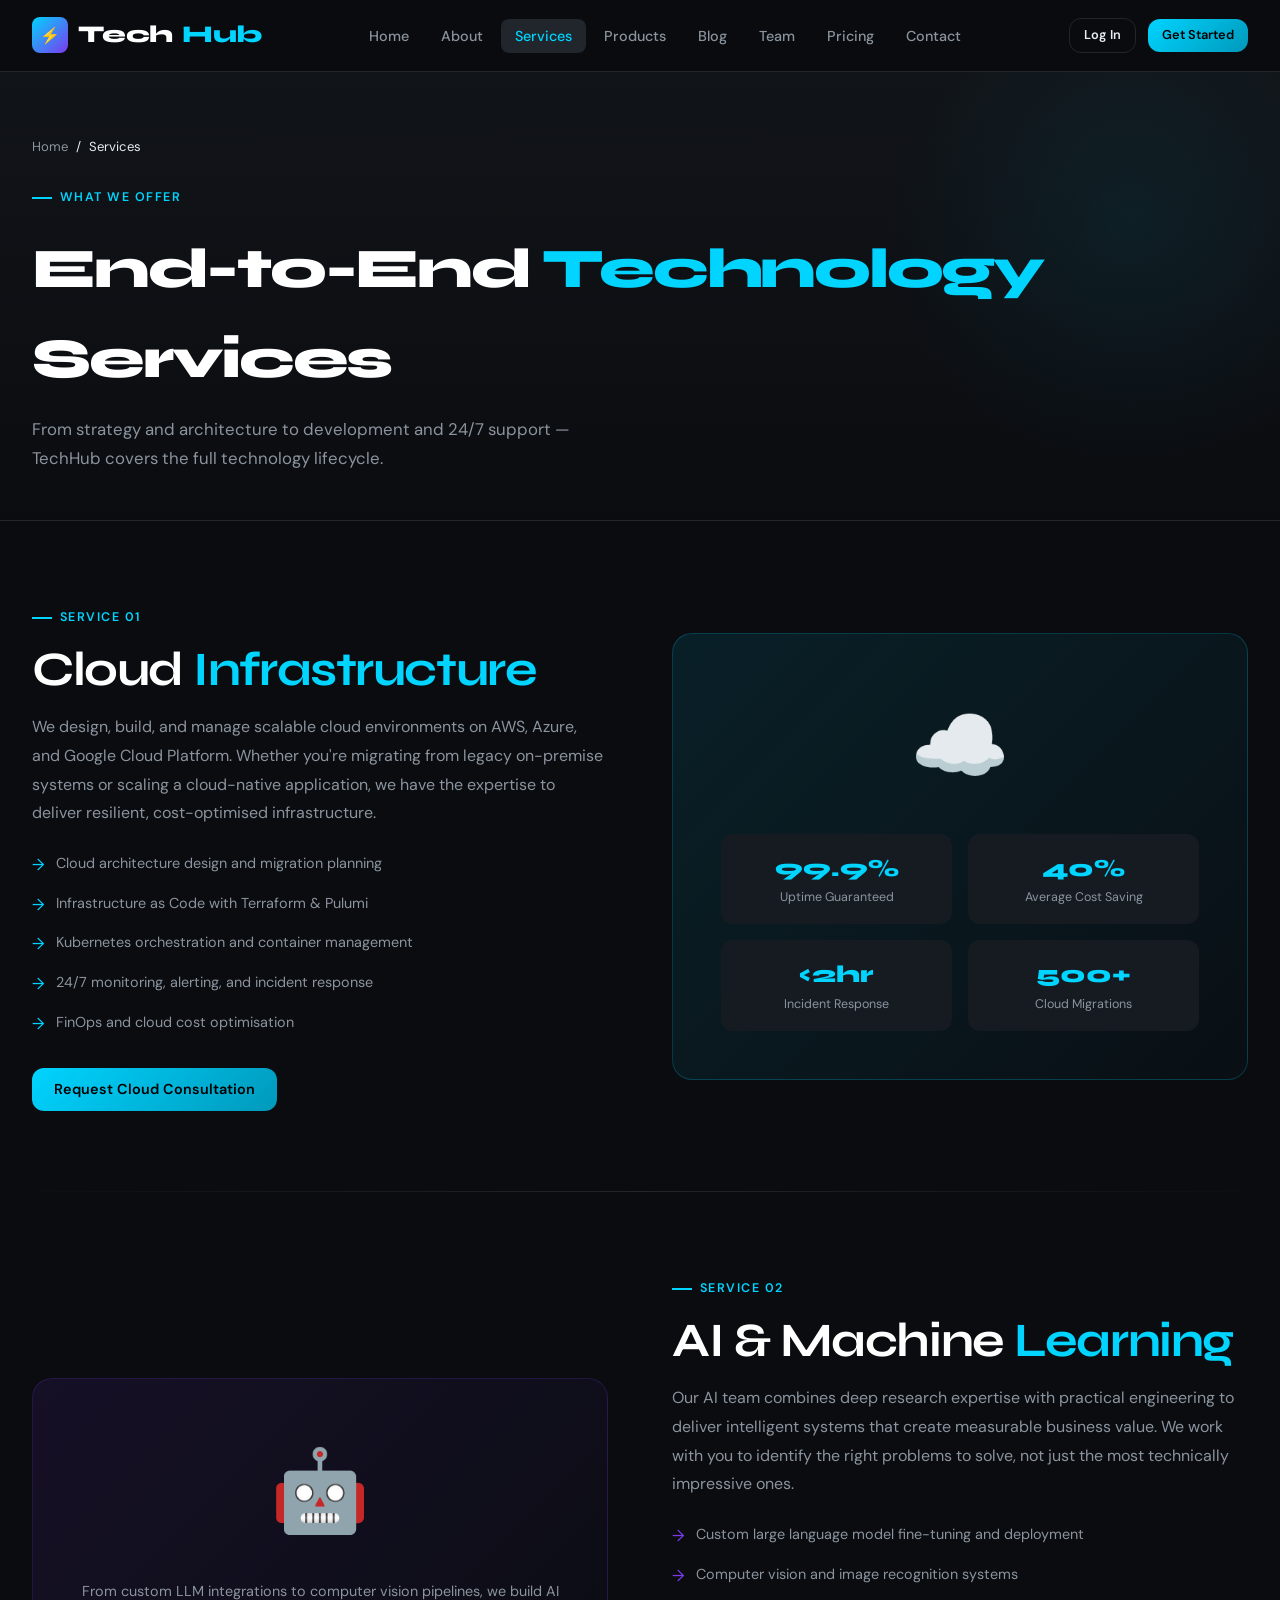
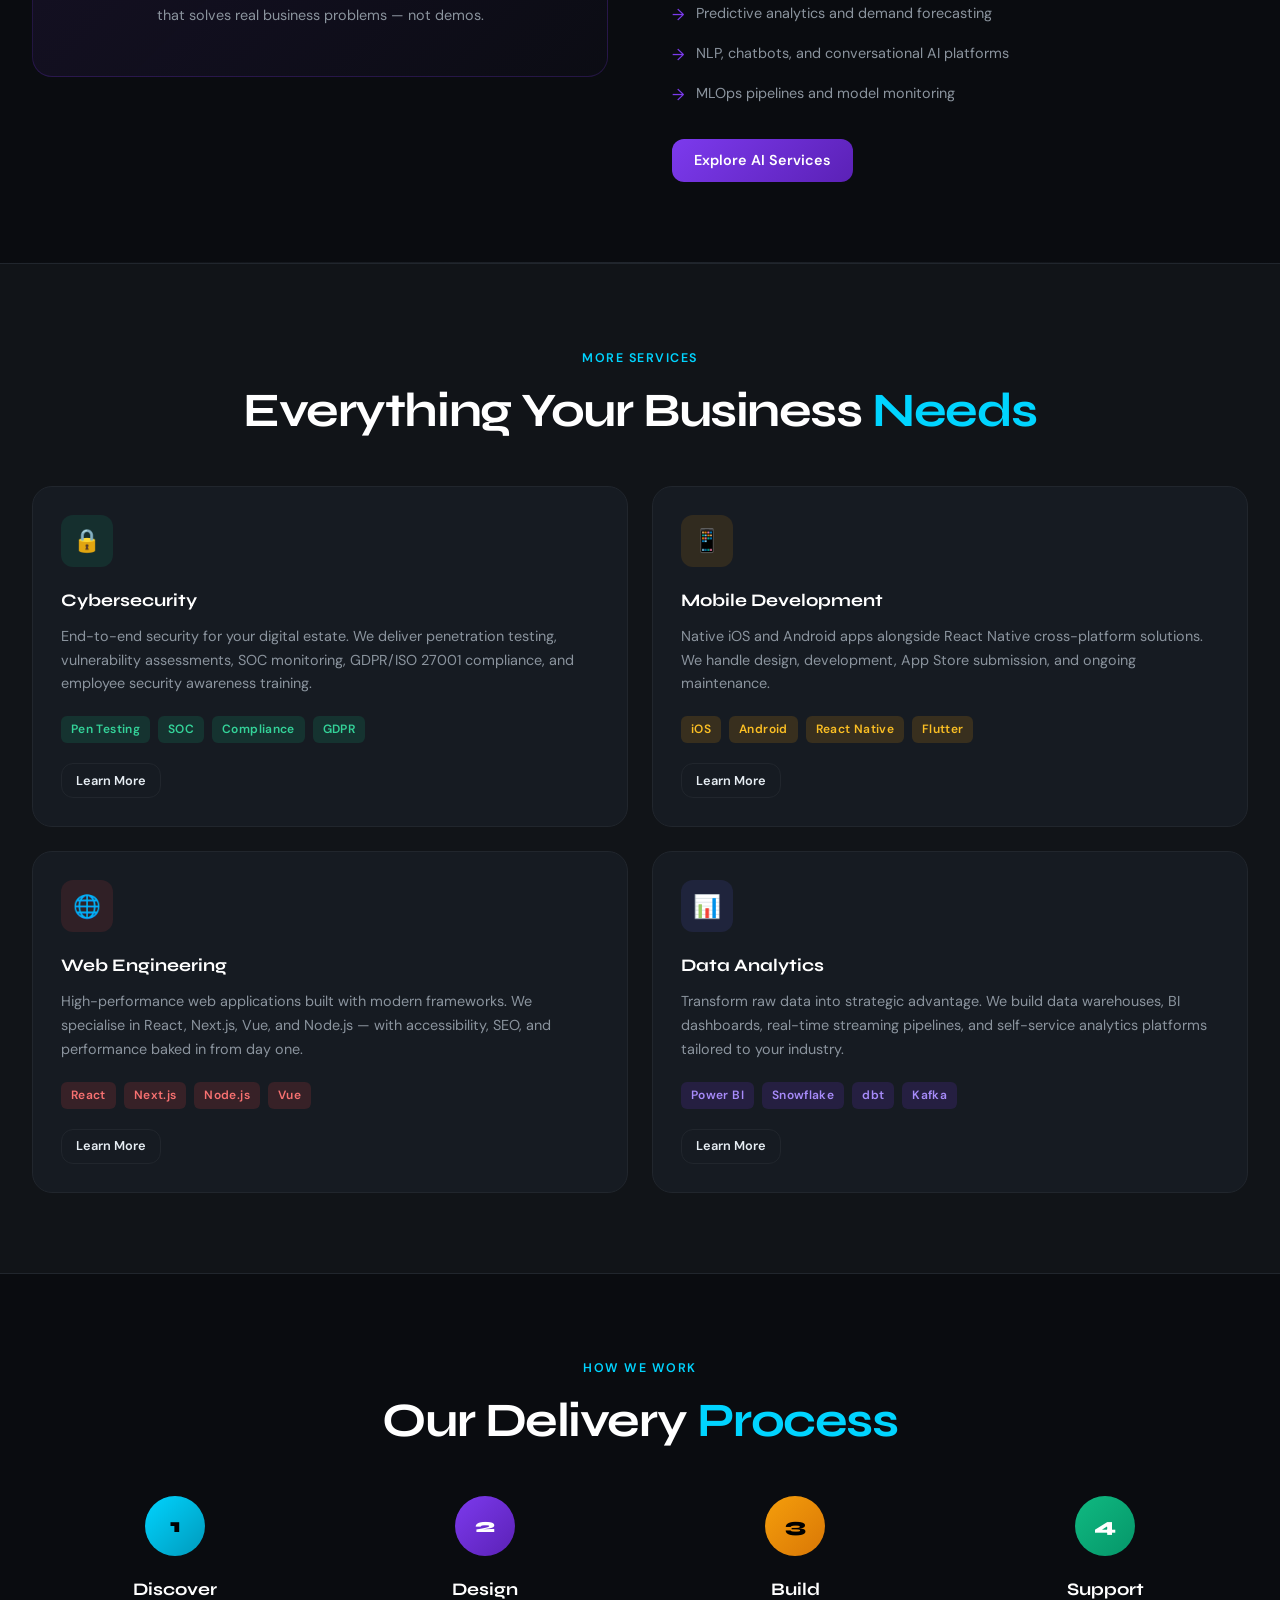
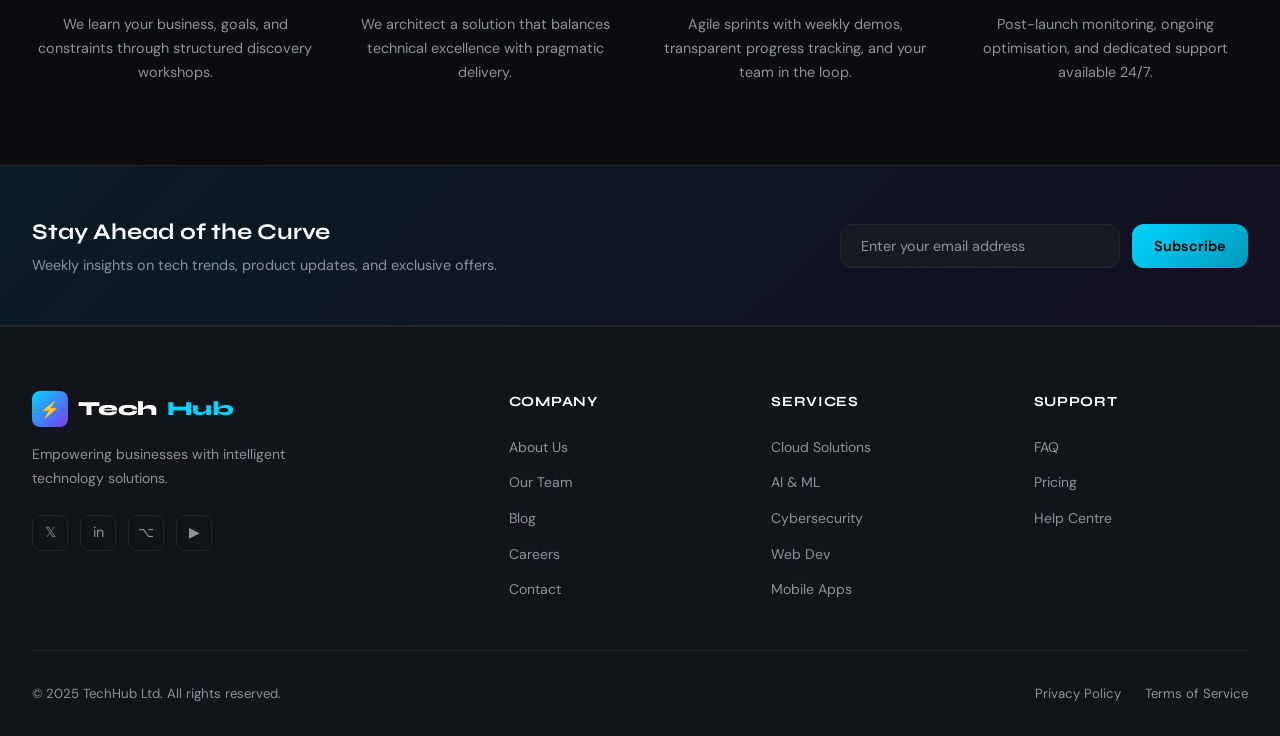
<file: pages/services.html>
<!DOCTYPE html>
<html lang="en">
<head>
  <meta charset="UTF-8" /><meta name="viewport" content="width=device-width, initial-scale=1.0" />
  <meta name="description" content="TechHub Services — Cloud, AI, Cybersecurity, Web, Mobile and Data Analytics." />
  <title>Services — TechHub</title>
  <link rel="stylesheet" href="../css/style.css" />
</head>
<body>
<header class="site-header">
  <nav class="nav-container" role="navigation" aria-label="Main Navigation">
    <a href="../index.html" class="logo"><div class="logo-icon">⚡</div>Tech<span>Hub</span></a>
    <ul class="nav-links"><li><a href="../index.html">Home</a></li><li><a href="about.html">About</a></li><li><a href="services.html" class="active">Services</a></li><li><a href="products.html">Products</a></li><li><a href="blog.html">Blog</a></li><li><a href="team.html">Team</a></li><li><a href="pricing.html">Pricing</a></li><li><a href="contact.html">Contact</a></li></ul>
    <div class="nav-cta"><a href="contact.html" class="btn btn-ghost btn-sm">Log In</a><a href="pricing.html" class="btn btn-primary btn-sm">Get Started</a></div>
    <button class="hamburger" aria-label="Toggle menu"><span></span><span></span><span></span></button>
  </nav>
</header>
<nav class="mobile-nav"><a href="../index.html">Home</a><a href="about.html">About</a><a href="services.html">Services</a><a href="products.html">Products</a><a href="blog.html">Blog</a><a href="team.html">Team</a><a href="pricing.html">Pricing</a><a href="contact.html">Contact</a><a href="faq.html">FAQ</a></nav>

<main class="page-wrapper">
  <div class="page-hero">
    <div class="container">
      <div class="breadcrumb"><a href="../index.html">Home</a> <span>/</span> <span>Services</span></div>
      <div class="section-label">What We Offer</div>
      <h1 class="page-hero-title">End-to-End <span>Technology</span><br>Services</h1>
      <p class="page-hero-sub">From strategy and architecture to development and 24/7 support — TechHub covers the full technology lifecycle.</p>
    </div>
  </div>

  <!-- Service 1: Cloud -->
  <section class="section" id="cloud">
    <div class="container">
      <div style="display:grid;grid-template-columns:1fr 1fr;gap:4rem;align-items:center;" class="reveal">
        <div>
          <div class="section-label">Service 01</div>
          <h2 class="section-title">Cloud <span>Infrastructure</span></h2>
          <p style="color:var(--clr-muted);line-height:1.8;margin-bottom:1.5rem;">We design, build, and manage scalable cloud environments on AWS, Azure, and Google Cloud Platform. Whether you're migrating from legacy on-premise systems or scaling a cloud-native application, we have the expertise to deliver resilient, cost-optimised infrastructure.</p>
          <ul style="display:flex;flex-direction:column;gap:.875rem;margin-bottom:2rem;">
            <li style="display:flex;gap:.75rem;"><span style="color:var(--clr-accent);">→</span><span style="color:var(--clr-muted);font-size:.9rem;">Cloud architecture design and migration planning</span></li>
            <li style="display:flex;gap:.75rem;"><span style="color:var(--clr-accent);">→</span><span style="color:var(--clr-muted);font-size:.9rem;">Infrastructure as Code with Terraform &amp; Pulumi</span></li>
            <li style="display:flex;gap:.75rem;"><span style="color:var(--clr-accent);">→</span><span style="color:var(--clr-muted);font-size:.9rem;">Kubernetes orchestration and container management</span></li>
            <li style="display:flex;gap:.75rem;"><span style="color:var(--clr-accent);">→</span><span style="color:var(--clr-muted);font-size:.9rem;">24/7 monitoring, alerting, and incident response</span></li>
            <li style="display:flex;gap:.75rem;"><span style="color:var(--clr-accent);">→</span><span style="color:var(--clr-muted);font-size:.9rem;">FinOps and cloud cost optimisation</span></li>
          </ul>
          <a href="contact.html" class="btn btn-primary">Request Cloud Consultation</a>
        </div>
        <div style="background:linear-gradient(135deg,rgba(0,212,255,.1),rgba(0,212,255,.02));border:1px solid rgba(0,212,255,.2);border-radius:var(--radius-lg);padding:3rem;text-align:center;">
          <div style="font-size:5rem;margin-bottom:1.5rem;">☁️</div>
          <div style="display:grid;grid-template-columns:1fr 1fr;gap:1rem;">
            <div style="background:var(--clr-card);border-radius:var(--radius);padding:1rem;"><div style="font-family:var(--font-display);font-size:1.5rem;font-weight:800;color:var(--clr-accent);">99.9%</div><div style="font-size:.78rem;color:var(--clr-muted);">Uptime Guaranteed</div></div>
            <div style="background:var(--clr-card);border-radius:var(--radius);padding:1rem;"><div style="font-family:var(--font-display);font-size:1.5rem;font-weight:800;color:var(--clr-accent);">40%</div><div style="font-size:.78rem;color:var(--clr-muted);">Average Cost Saving</div></div>
            <div style="background:var(--clr-card);border-radius:var(--radius);padding:1rem;"><div style="font-family:var(--font-display);font-size:1.5rem;font-weight:800;color:var(--clr-accent);">&lt;2hr</div><div style="font-size:.78rem;color:var(--clr-muted);">Incident Response</div></div>
            <div style="background:var(--clr-card);border-radius:var(--radius);padding:1rem;"><div style="font-family:var(--font-display);font-size:1.5rem;font-weight:800;color:var(--clr-accent);">500+</div><div style="font-size:.78rem;color:var(--clr-muted);">Cloud Migrations</div></div>
          </div>
        </div>
      </div>
    </div>
  </section>

  <div class="divider"></div>

  <!-- Service 2: AI -->
  <section class="section" id="ai">
    <div class="container">
      <div style="display:grid;grid-template-columns:1fr 1fr;gap:4rem;align-items:center;" class="reveal">
        <div style="background:linear-gradient(135deg,rgba(124,58,237,.1),rgba(124,58,237,.02));border:1px solid rgba(124,58,237,.2);border-radius:var(--radius-lg);padding:3rem;text-align:center;">
          <div style="font-size:5rem;margin-bottom:1.5rem;">🤖</div>
          <p style="color:var(--clr-muted);font-size:.9rem;line-height:1.7;">From custom LLM integrations to computer vision pipelines, we build AI that solves real business problems — not demos.</p>
        </div>
        <div>
          <div class="section-label">Service 02</div>
          <h2 class="section-title">AI & Machine <span>Learning</span></h2>
          <p style="color:var(--clr-muted);line-height:1.8;margin-bottom:1.5rem;">Our AI team combines deep research expertise with practical engineering to deliver intelligent systems that create measurable business value. We work with you to identify the right problems to solve, not just the most technically impressive ones.</p>
          <ul style="display:flex;flex-direction:column;gap:.875rem;margin-bottom:2rem;">
            <li style="display:flex;gap:.75rem;"><span style="color:var(--clr-accent2);">→</span><span style="color:var(--clr-muted);font-size:.9rem;">Custom large language model fine-tuning and deployment</span></li>
            <li style="display:flex;gap:.75rem;"><span style="color:var(--clr-accent2);">→</span><span style="color:var(--clr-muted);font-size:.9rem;">Computer vision and image recognition systems</span></li>
            <li style="display:flex;gap:.75rem;"><span style="color:var(--clr-accent2);">→</span><span style="color:var(--clr-muted);font-size:.9rem;">Predictive analytics and demand forecasting</span></li>
            <li style="display:flex;gap:.75rem;"><span style="color:var(--clr-accent2);">→</span><span style="color:var(--clr-muted);font-size:.9rem;">NLP, chatbots, and conversational AI platforms</span></li>
            <li style="display:flex;gap:.75rem;"><span style="color:var(--clr-accent2);">→</span><span style="color:var(--clr-muted);font-size:.9rem;">MLOps pipelines and model monitoring</span></li>
          </ul>
          <a href="contact.html" class="btn btn-purple">Explore AI Services</a>
        </div>
      </div>
    </div>
  </section>

  <div class="divider"></div>

  <!-- Services Grid: remaining 4 -->
  <section class="section" style="background:var(--clr-surface);border-top:1px solid var(--clr-border);border-bottom:1px solid var(--clr-border);">
    <div class="container">
      <div class="text-center mb-6 reveal"><div class="section-label">More Services</div><h2 class="section-title">Everything Your Business <span>Needs</span></h2></div>
      <div class="grid-2">
        <div class="card reveal delay-1"><div class="card-body">
          <div class="card-icon" style="background:rgba(16,185,129,.12);">🔒</div>
          <h3 class="card-title">Cybersecurity</h3>
          <p class="card-text" style="margin-bottom:1.25rem;">End-to-end security for your digital estate. We deliver penetration testing, vulnerability assessments, SOC monitoring, GDPR/ISO 27001 compliance, and employee security awareness training.</p>
          <div style="display:flex;gap:.5rem;flex-wrap:wrap;margin-bottom:1.25rem;"><span class="badge badge-green">Pen Testing</span><span class="badge badge-green">SOC</span><span class="badge badge-green">Compliance</span><span class="badge badge-green">GDPR</span></div>
          <a href="contact.html" class="btn btn-ghost btn-sm">Learn More</a>
        </div></div>
        <div class="card reveal delay-2"><div class="card-body">
          <div class="card-icon" style="background:rgba(245,158,11,.12);">📱</div>
          <h3 class="card-title">Mobile Development</h3>
          <p class="card-text" style="margin-bottom:1.25rem;">Native iOS and Android apps alongside React Native cross-platform solutions. We handle design, development, App Store submission, and ongoing maintenance.</p>
          <div style="display:flex;gap:.5rem;flex-wrap:wrap;margin-bottom:1.25rem;"><span class="badge badge-amber">iOS</span><span class="badge badge-amber">Android</span><span class="badge badge-amber">React Native</span><span class="badge badge-amber">Flutter</span></div>
          <a href="contact.html" class="btn btn-ghost btn-sm">Learn More</a>
        </div></div>
        <div class="card reveal delay-3"><div class="card-body">
          <div class="card-icon" style="background:rgba(239,68,68,.12);">🌐</div>
          <h3 class="card-title">Web Engineering</h3>
          <p class="card-text" style="margin-bottom:1.25rem;">High-performance web applications built with modern frameworks. We specialise in React, Next.js, Vue, and Node.js — with accessibility, SEO, and performance baked in from day one.</p>
          <div style="display:flex;gap:.5rem;flex-wrap:wrap;margin-bottom:1.25rem;"><span class="badge badge-red">React</span><span class="badge badge-red">Next.js</span><span class="badge badge-red">Node.js</span><span class="badge badge-red">Vue</span></div>
          <a href="contact.html" class="btn btn-ghost btn-sm">Learn More</a>
        </div></div>
        <div class="card reveal delay-4"><div class="card-body">
          <div class="card-icon" style="background:rgba(99,102,241,.12);">📊</div>
          <h3 class="card-title">Data Analytics</h3>
          <p class="card-text" style="margin-bottom:1.25rem;">Transform raw data into strategic advantage. We build data warehouses, BI dashboards, real-time streaming pipelines, and self-service analytics platforms tailored to your industry.</p>
          <div style="display:flex;gap:.5rem;flex-wrap:wrap;margin-bottom:1.25rem;"><span class="badge badge-purple">Power BI</span><span class="badge badge-purple">Snowflake</span><span class="badge badge-purple">dbt</span><span class="badge badge-purple">Kafka</span></div>
          <a href="contact.html" class="btn btn-ghost btn-sm">Learn More</a>
        </div></div>
      </div>
    </div>
  </section>

  <!-- Process -->
  <section class="section">
    <div class="container">
      <div class="text-center mb-6 reveal"><div class="section-label">How We Work</div><h2 class="section-title">Our Delivery <span>Process</span></h2></div>
      <div class="grid-4">
        <div style="text-align:center;" class="reveal delay-1"><div style="width:60px;height:60px;border-radius:50%;background:linear-gradient(135deg,var(--clr-accent),#0099bb);display:flex;align-items:center;justify-content:center;font-family:var(--font-display);font-weight:800;font-size:1.25rem;color:#000;margin:0 auto 1.25rem;">1</div><h3 class="card-title">Discover</h3><p class="card-text">We learn your business, goals, and constraints through structured discovery workshops.</p></div>
        <div style="text-align:center;" class="reveal delay-2"><div style="width:60px;height:60px;border-radius:50%;background:linear-gradient(135deg,var(--clr-accent2),#5b21b6);display:flex;align-items:center;justify-content:center;font-family:var(--font-display);font-weight:800;font-size:1.25rem;color:#fff;margin:0 auto 1.25rem;">2</div><h3 class="card-title">Design</h3><p class="card-text">We architect a solution that balances technical excellence with pragmatic delivery.</p></div>
        <div style="text-align:center;" class="reveal delay-3"><div style="width:60px;height:60px;border-radius:50%;background:linear-gradient(135deg,var(--clr-accent3),#d97706);display:flex;align-items:center;justify-content:center;font-family:var(--font-display);font-weight:800;font-size:1.25rem;color:#000;margin:0 auto 1.25rem;">3</div><h3 class="card-title">Build</h3><p class="card-text">Agile sprints with weekly demos, transparent progress tracking, and your team in the loop.</p></div>
        <div style="text-align:center;" class="reveal delay-4"><div style="width:60px;height:60px;border-radius:50%;background:linear-gradient(135deg,#10b981,#059669);display:flex;align-items:center;justify-content:center;font-family:var(--font-display);font-weight:800;font-size:1.25rem;color:#fff;margin:0 auto 1.25rem;">4</div><h3 class="card-title">Support</h3><p class="card-text">Post-launch monitoring, ongoing optimisation, and dedicated support available 24/7.</p></div>
      </div>
    </div>
  </section>

  <div class="newsletter-strip"><div class="container"><div class="newsletter-inner"><div class="newsletter-text"><h3>Stay Ahead of the Curve</h3><p>Weekly insights on tech trends, product updates, and exclusive offers.</p></div><form class="newsletter-form" novalidate><input type="email" placeholder="Enter your email address" aria-label="Email address" /><button type="submit" class="btn btn-primary">Subscribe</button></form></div></div></div>

</main>

<footer class="site-footer"><div class="container"><div class="footer-grid"><div class="footer-brand"><a href="../index.html" class="logo"><div class="logo-icon">⚡</div>Tech<span>Hub</span></a><p>Empowering businesses with intelligent technology solutions.</p><div class="social-links"><a href="#" class="social-link">𝕏</a><a href="#" class="social-link">in</a><a href="#" class="social-link">⌥</a><a href="#" class="social-link">▶</a></div></div><div class="footer-col"><h4>Company</h4><ul><li><a href="about.html">About Us</a></li><li><a href="team.html">Our Team</a></li><li><a href="blog.html">Blog</a></li><li><a href="careers.html">Careers</a></li><li><a href="contact.html">Contact</a></li></ul></div><div class="footer-col"><h4>Services</h4><ul><li><a href="services.html">Cloud Solutions</a></li><li><a href="services.html">AI & ML</a></li><li><a href="services.html">Cybersecurity</a></li><li><a href="services.html">Web Dev</a></li><li><a href="services.html">Mobile Apps</a></li></ul></div><div class="footer-col"><h4>Support</h4><ul><li><a href="faq.html">FAQ</a></li><li><a href="pricing.html">Pricing</a></li><li><a href="contact.html">Help Centre</a></li></ul></div></div><div class="footer-bottom"><p>&copy; 2025 TechHub Ltd. All rights reserved.</p><div class="footer-bottom-links"><a href="#">Privacy Policy</a><a href="#">Terms of Service</a></div></div></div></footer>
<button id="backToTop" aria-label="Back to top" style="position:fixed;bottom:2rem;left:2rem;width:44px;height:44px;border-radius:50%;background:var(--clr-accent2);color:#fff;font-size:1.1rem;display:flex;align-items:center;justify-content:center;border:none;cursor:pointer;opacity:0;transition:opacity .3s;z-index:900;">↑</button>
<script src="../js/main.js"></script>
</body></html>
</file>
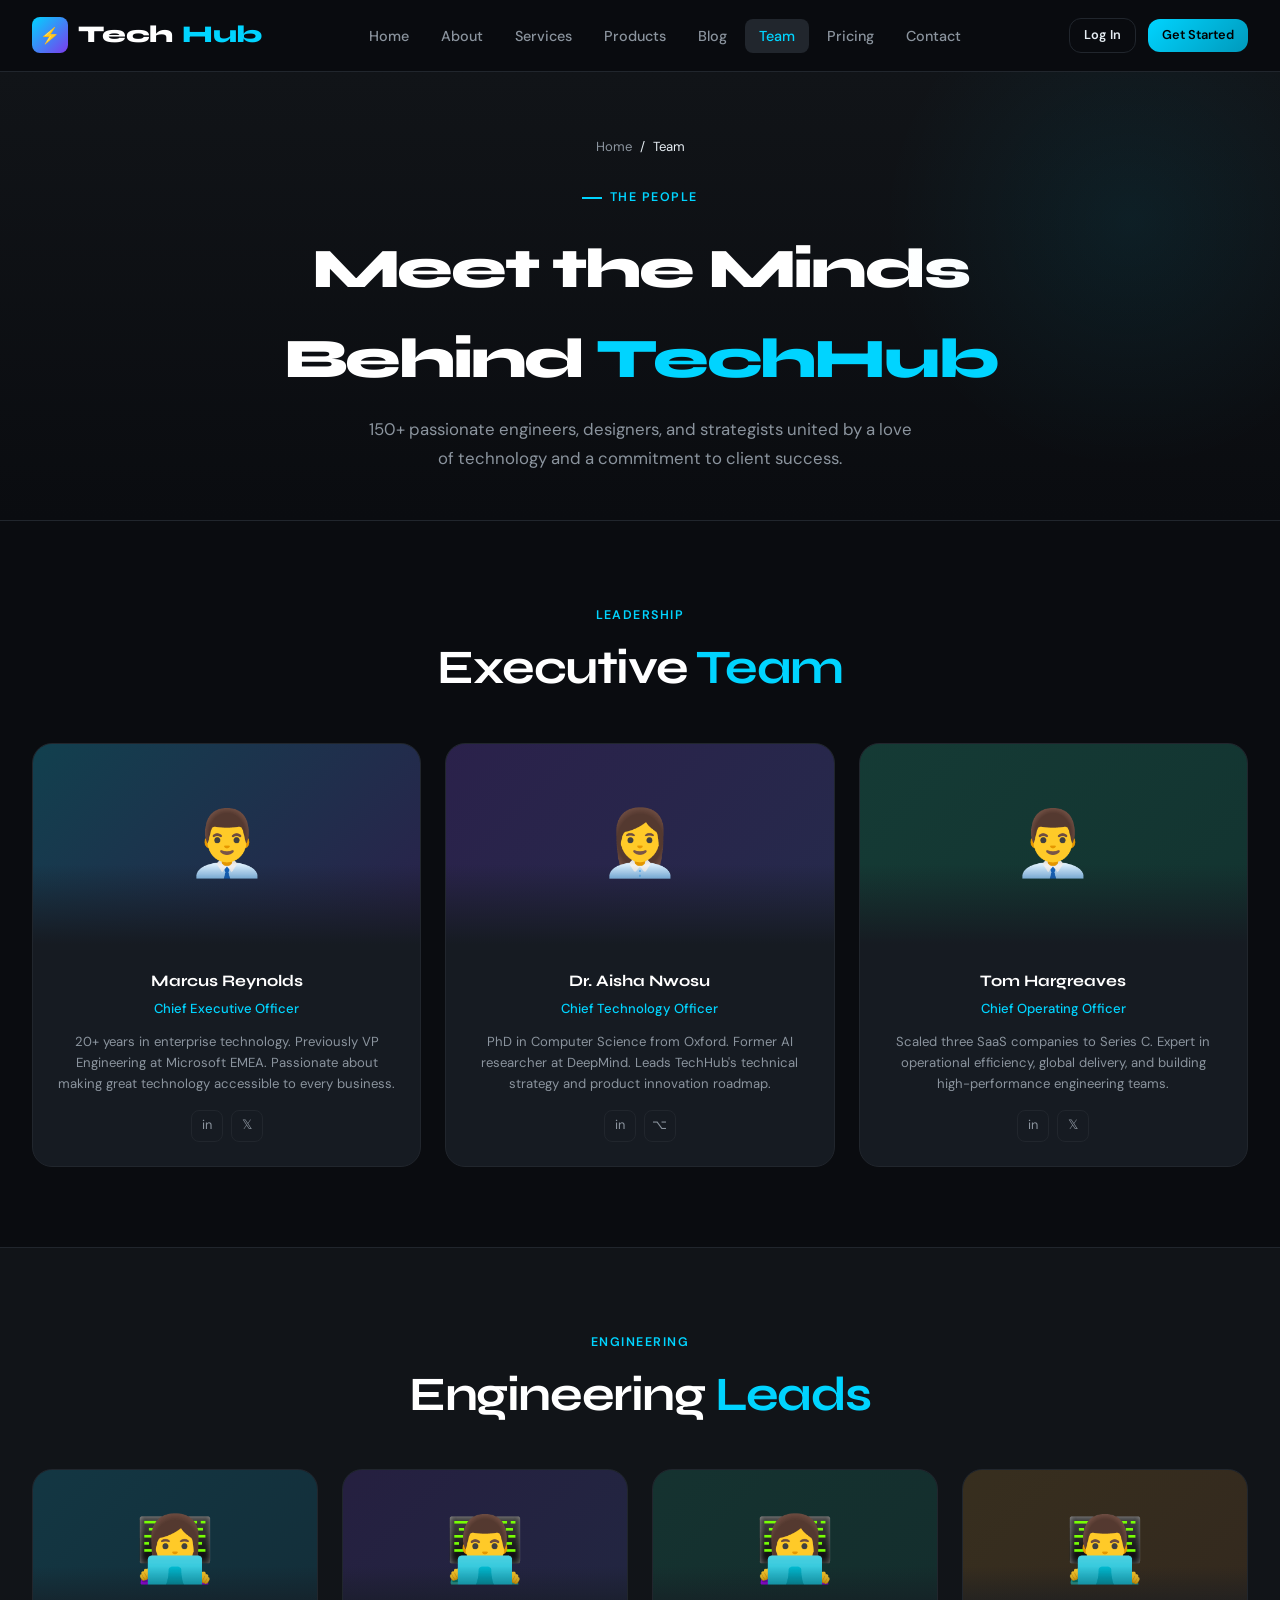
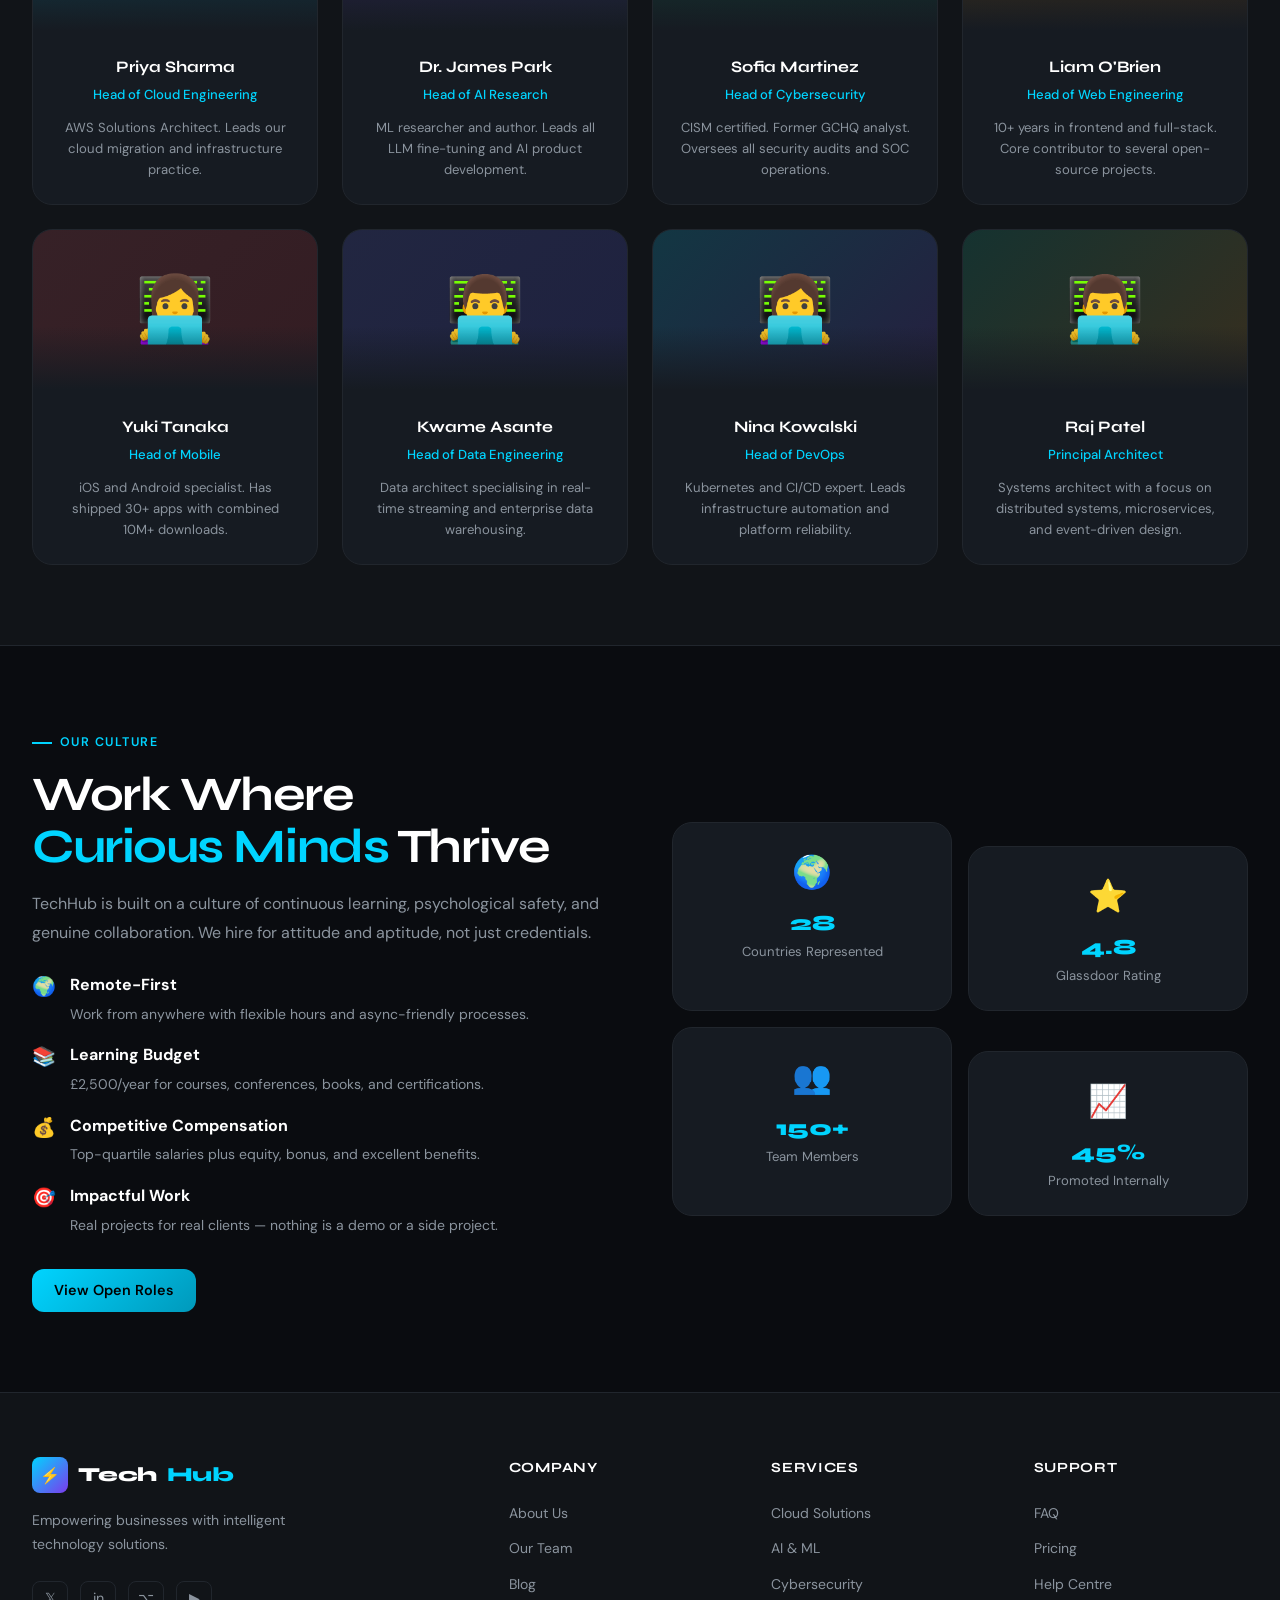
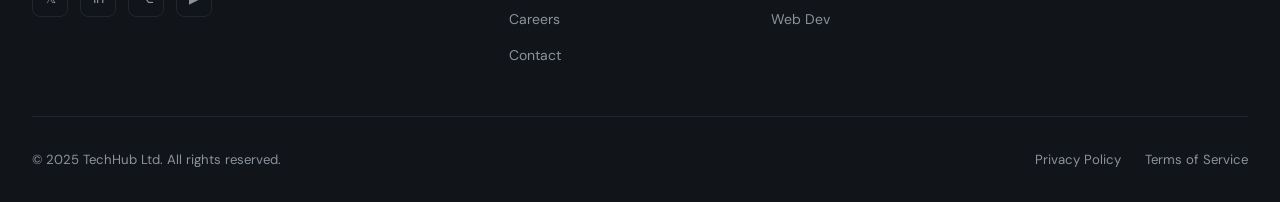
<file: pages/team.html>
<!DOCTYPE html>
<html lang="en">
<head>
  <meta charset="UTF-8" /><meta name="viewport" content="width=device-width, initial-scale=1.0" />
  <meta name="description" content="Meet the TechHub team — the people behind our technology solutions." />
  <title>Our Team — TechHub</title>
  <link rel="stylesheet" href="../css/style.css" />
</head>
<body>
<header class="site-header">
  <nav class="nav-container" role="navigation" aria-label="Main Navigation">
    <a href="../index.html" class="logo"><div class="logo-icon">⚡</div>Tech<span>Hub</span></a>
    <ul class="nav-links"><li><a href="../index.html">Home</a></li><li><a href="about.html">About</a></li><li><a href="services.html">Services</a></li><li><a href="products.html">Products</a></li><li><a href="blog.html">Blog</a></li><li><a href="team.html" class="active">Team</a></li><li><a href="pricing.html">Pricing</a></li><li><a href="contact.html">Contact</a></li></ul>
    <div class="nav-cta"><a href="contact.html" class="btn btn-ghost btn-sm">Log In</a><a href="pricing.html" class="btn btn-primary btn-sm">Get Started</a></div>
    <button class="hamburger" aria-label="Toggle menu"><span></span><span></span><span></span></button>
  </nav>
</header>
<nav class="mobile-nav"><a href="../index.html">Home</a><a href="about.html">About</a><a href="services.html">Services</a><a href="products.html">Products</a><a href="blog.html">Blog</a><a href="team.html">Team</a><a href="pricing.html">Pricing</a><a href="contact.html">Contact</a><a href="faq.html">FAQ</a></nav>

<main class="page-wrapper">
  <div class="page-hero" style="text-align:center;">
    <div class="container">
      <div class="breadcrumb" style="justify-content:center;"><a href="../index.html">Home</a> <span>/</span> <span>Team</span></div>
      <div class="section-label" style="justify-content:center;">The People</div>
      <h1 class="page-hero-title">Meet the Minds<br>Behind <span>TechHub</span></h1>
      <p class="page-hero-sub" style="margin:0 auto;">150+ passionate engineers, designers, and strategists united by a love of technology and a commitment to client success.</p>
    </div>
  </div>

  <!-- Leadership -->
  <section class="section">
    <div class="container">
      <div class="text-center mb-6 reveal"><div class="section-label">Leadership</div><h2 class="section-title">Executive <span>Team</span></h2></div>
      <div class="grid-3">
        <div class="team-card reveal delay-1">
          <div class="team-avatar" style="background:linear-gradient(135deg,rgba(0,212,255,.2),rgba(124,58,237,.2));">👨‍💼</div>
          <div class="team-info">
            <div class="team-name">Marcus Reynolds</div>
            <div class="team-role">Chief Executive Officer</div>
            <p class="team-bio">20+ years in enterprise technology. Previously VP Engineering at Microsoft EMEA. Passionate about making great technology accessible to every business.</p>
            <div style="display:flex;gap:.5rem;justify-content:center;margin-top:1rem;">
              <a href="#" class="social-link" aria-label="LinkedIn" style="width:32px;height:32px;font-size:.8rem;">in</a>
              <a href="#" class="social-link" aria-label="Twitter" style="width:32px;height:32px;font-size:.8rem;">𝕏</a>
            </div>
          </div>
        </div>
        <div class="team-card reveal delay-2">
          <div class="team-avatar" style="background:linear-gradient(135deg,rgba(124,58,237,.2),rgba(99,102,241,.2));">👩‍💼</div>
          <div class="team-info">
            <div class="team-name">Dr. Aisha Nwosu</div>
            <div class="team-role">Chief Technology Officer</div>
            <p class="team-bio">PhD in Computer Science from Oxford. Former AI researcher at DeepMind. Leads TechHub's technical strategy and product innovation roadmap.</p>
            <div style="display:flex;gap:.5rem;justify-content:center;margin-top:1rem;">
              <a href="#" class="social-link" aria-label="LinkedIn" style="width:32px;height:32px;font-size:.8rem;">in</a>
              <a href="#" class="social-link" aria-label="GitHub" style="width:32px;height:32px;font-size:.8rem;">⌥</a>
            </div>
          </div>
        </div>
        <div class="team-card reveal delay-3">
          <div class="team-avatar" style="background:linear-gradient(135deg,rgba(16,185,129,.2),rgba(5,150,105,.2));">👨‍💼</div>
          <div class="team-info">
            <div class="team-name">Tom Hargreaves</div>
            <div class="team-role">Chief Operating Officer</div>
            <p class="team-bio">Scaled three SaaS companies to Series C. Expert in operational efficiency, global delivery, and building high-performance engineering teams.</p>
            <div style="display:flex;gap:.5rem;justify-content:center;margin-top:1rem;">
              <a href="#" class="social-link" aria-label="LinkedIn" style="width:32px;height:32px;font-size:.8rem;">in</a>
              <a href="#" class="social-link" aria-label="Twitter" style="width:32px;height:32px;font-size:.8rem;">𝕏</a>
            </div>
          </div>
        </div>
      </div>
    </div>
  </section>

  <!-- Engineering -->
  <section class="section" style="background:var(--clr-surface);border-top:1px solid var(--clr-border);border-bottom:1px solid var(--clr-border);">
    <div class="container">
      <div class="text-center mb-6 reveal"><div class="section-label">Engineering</div><h2 class="section-title">Engineering <span>Leads</span></h2></div>
      <div class="grid-4">
        <div class="team-card reveal delay-1">
          <div class="team-avatar" style="background:linear-gradient(135deg,rgba(0,212,255,.15),rgba(0,153,187,.15));height:160px;">👩‍💻</div>
          <div class="team-info">
            <div class="team-name">Priya Sharma</div>
            <div class="team-role">Head of Cloud Engineering</div>
            <p class="team-bio">AWS Solutions Architect. Leads our cloud migration and infrastructure practice.</p>
          </div>
        </div>
        <div class="team-card reveal delay-2">
          <div class="team-avatar" style="background:linear-gradient(135deg,rgba(124,58,237,.15),rgba(99,102,241,.15));height:160px;">👨‍💻</div>
          <div class="team-info">
            <div class="team-name">Dr. James Park</div>
            <div class="team-role">Head of AI Research</div>
            <p class="team-bio">ML researcher and author. Leads all LLM fine-tuning and AI product development.</p>
          </div>
        </div>
        <div class="team-card reveal delay-3">
          <div class="team-avatar" style="background:linear-gradient(135deg,rgba(16,185,129,.15),rgba(5,150,105,.15));height:160px;">👩‍💻</div>
          <div class="team-info">
            <div class="team-name">Sofia Martinez</div>
            <div class="team-role">Head of Cybersecurity</div>
            <p class="team-bio">CISM certified. Former GCHQ analyst. Oversees all security audits and SOC operations.</p>
          </div>
        </div>
        <div class="team-card reveal delay-4">
          <div class="team-avatar" style="background:linear-gradient(135deg,rgba(245,158,11,.15),rgba(217,119,6,.15));height:160px;">👨‍💻</div>
          <div class="team-info">
            <div class="team-name">Liam O'Brien</div>
            <div class="team-role">Head of Web Engineering</div>
            <p class="team-bio">10+ years in frontend and full-stack. Core contributor to several open-source projects.</p>
          </div>
        </div>
        <div class="team-card reveal delay-1">
          <div class="team-avatar" style="background:linear-gradient(135deg,rgba(239,68,68,.15),rgba(220,38,38,.15));height:160px;">👩‍💻</div>
          <div class="team-info">
            <div class="team-name">Yuki Tanaka</div>
            <div class="team-role">Head of Mobile</div>
            <p class="team-bio">iOS and Android specialist. Has shipped 30+ apps with combined 10M+ downloads.</p>
          </div>
        </div>
        <div class="team-card reveal delay-2">
          <div class="team-avatar" style="background:linear-gradient(135deg,rgba(99,102,241,.15),rgba(79,70,229,.15));height:160px;">👨‍💻</div>
          <div class="team-info">
            <div class="team-name">Kwame Asante</div>
            <div class="team-role">Head of Data Engineering</div>
            <p class="team-bio">Data architect specialising in real-time streaming and enterprise data warehousing.</p>
          </div>
        </div>
        <div class="team-card reveal delay-3">
          <div class="team-avatar" style="background:linear-gradient(135deg,rgba(0,212,255,.15),rgba(124,58,237,.15));height:160px;">👩‍💻</div>
          <div class="team-info">
            <div class="team-name">Nina Kowalski</div>
            <div class="team-role">Head of DevOps</div>
            <p class="team-bio">Kubernetes and CI/CD expert. Leads infrastructure automation and platform reliability.</p>
          </div>
        </div>
        <div class="team-card reveal delay-4">
          <div class="team-avatar" style="background:linear-gradient(135deg,rgba(16,185,129,.15),rgba(245,158,11,.15));height:160px;">👨‍💻</div>
          <div class="team-info">
            <div class="team-name">Raj Patel</div>
            <div class="team-role">Principal Architect</div>
            <p class="team-bio">Systems architect with a focus on distributed systems, microservices, and event-driven design.</p>
          </div>
        </div>
      </div>
    </div>
  </section>

  <!-- Culture / Join CTA -->
  <section class="section">
    <div class="container">
      <div style="display:grid;grid-template-columns:1fr 1fr;gap:4rem;align-items:center;" class="reveal">
        <div>
          <div class="section-label">Our Culture</div>
          <h2 class="section-title">Work Where<br><span>Curious Minds</span> Thrive</h2>
          <p style="color:var(--clr-muted);line-height:1.8;margin-bottom:1.5rem;">TechHub is built on a culture of continuous learning, psychological safety, and genuine collaboration. We hire for attitude and aptitude, not just credentials.</p>
          <ul style="display:flex;flex-direction:column;gap:1rem;margin-bottom:2rem;">
            <li style="display:flex;gap:.875rem;align-items:flex-start;"><span style="font-size:1.2rem;">🌍</span><div><strong style="color:var(--clr-white);display:block;margin-bottom:.2rem;">Remote-First</strong><span style="font-size:.875rem;color:var(--clr-muted);">Work from anywhere with flexible hours and async-friendly processes.</span></div></li>
            <li style="display:flex;gap:.875rem;align-items:flex-start;"><span style="font-size:1.2rem;">📚</span><div><strong style="color:var(--clr-white);display:block;margin-bottom:.2rem;">Learning Budget</strong><span style="font-size:.875rem;color:var(--clr-muted);">£2,500/year for courses, conferences, books, and certifications.</span></div></li>
            <li style="display:flex;gap:.875rem;align-items:flex-start;"><span style="font-size:1.2rem;">💰</span><div><strong style="color:var(--clr-white);display:block;margin-bottom:.2rem;">Competitive Compensation</strong><span style="font-size:.875rem;color:var(--clr-muted);">Top-quartile salaries plus equity, bonus, and excellent benefits.</span></div></li>
            <li style="display:flex;gap:.875rem;align-items:flex-start;"><span style="font-size:1.2rem;">🎯</span><div><strong style="color:var(--clr-white);display:block;margin-bottom:.2rem;">Impactful Work</strong><span style="font-size:.875rem;color:var(--clr-muted);">Real projects for real clients — nothing is a demo or a side project.</span></div></li>
          </ul>
          <a href="careers.html" class="btn btn-primary">View Open Roles</a>
        </div>
        <div style="display:grid;grid-template-columns:1fr 1fr;gap:1rem;">
          <div class="card" style="padding:1.5rem;text-align:center;"><div style="font-size:2rem;margin-bottom:.5rem;">🌍</div><div style="font-family:var(--font-display);font-size:1.35rem;font-weight:800;color:var(--clr-accent);">28</div><div style="font-size:.82rem;color:var(--clr-muted);">Countries Represented</div></div>
          <div class="card" style="padding:1.5rem;text-align:center;margin-top:1.5rem;"><div style="font-size:2rem;margin-bottom:.5rem;">⭐</div><div style="font-family:var(--font-display);font-size:1.35rem;font-weight:800;color:var(--clr-accent);">4.8</div><div style="font-size:.82rem;color:var(--clr-muted);">Glassdoor Rating</div></div>
          <div class="card" style="padding:1.5rem;text-align:center;"><div style="font-size:2rem;margin-bottom:.5rem;">👥</div><div style="font-family:var(--font-display);font-size:1.35rem;font-weight:800;color:var(--clr-accent);">150+</div><div style="font-size:.82rem;color:var(--clr-muted);">Team Members</div></div>
          <div class="card" style="padding:1.5rem;text-align:center;margin-top:1.5rem;"><div style="font-size:2rem;margin-bottom:.5rem;">📈</div><div style="font-family:var(--font-display);font-size:1.35rem;font-weight:800;color:var(--clr-accent);">45%</div><div style="font-size:.82rem;color:var(--clr-muted);">Promoted Internally</div></div>
        </div>
      </div>
    </div>
  </section>
</main>

<footer class="site-footer"><div class="container"><div class="footer-grid"><div class="footer-brand"><a href="../index.html" class="logo"><div class="logo-icon">⚡</div>Tech<span>Hub</span></a><p>Empowering businesses with intelligent technology solutions.</p><div class="social-links"><a href="#" class="social-link">𝕏</a><a href="#" class="social-link">in</a><a href="#" class="social-link">⌥</a><a href="#" class="social-link">▶</a></div></div><div class="footer-col"><h4>Company</h4><ul><li><a href="about.html">About Us</a></li><li><a href="team.html">Our Team</a></li><li><a href="blog.html">Blog</a></li><li><a href="careers.html">Careers</a></li><li><a href="contact.html">Contact</a></li></ul></div><div class="footer-col"><h4>Services</h4><ul><li><a href="services.html">Cloud Solutions</a></li><li><a href="services.html">AI & ML</a></li><li><a href="services.html">Cybersecurity</a></li><li><a href="services.html">Web Dev</a></li></ul></div><div class="footer-col"><h4>Support</h4><ul><li><a href="faq.html">FAQ</a></li><li><a href="pricing.html">Pricing</a></li><li><a href="contact.html">Help Centre</a></li></ul></div></div><div class="footer-bottom"><p>&copy; 2025 TechHub Ltd. All rights reserved.</p><div class="footer-bottom-links"><a href="#">Privacy Policy</a><a href="#">Terms of Service</a></div></div></div></footer>
<button id="backToTop" aria-label="Back to top" style="position:fixed;bottom:2rem;left:2rem;width:44px;height:44px;border-radius:50%;background:var(--clr-accent2);color:#fff;font-size:1.1rem;display:flex;align-items:center;justify-content:center;border:none;cursor:pointer;opacity:0;transition:opacity .3s;z-index:900;">↑</button>
<script src="../js/main.js"></script>
</body></html>
</file>
<file: css/style.css>
/* ============================================
   TECHHUB — External Stylesheet
   Author: TechHub Web Team
   ============================================ */

@import url('https://fonts.googleapis.com/css2?family=Syne:wght@400;600;700;800&family=DM+Sans:ital,wght@0,300;0,400;0,500;1,300&display=swap');

/* ── CSS Variables ── */
:root {
  --clr-bg:        #0a0c10;
  --clr-surface:   #111418;
  --clr-card:      #161b22;
  --clr-border:    #21262d;
  --clr-accent:    #00d4ff;
  --clr-accent2:   #7c3aed;
  --clr-accent3:   #f59e0b;
  --clr-text:      #e6edf3;
  --clr-muted:     #8b949e;
  --clr-white:     #ffffff;
  --font-display:  'Syne', sans-serif;
  --font-body:     'DM Sans', sans-serif;
  --radius:        12px;
  --radius-lg:     20px;
  --shadow:        0 4px 24px rgba(0,212,255,0.08);
  --shadow-lg:     0 12px 48px rgba(0,0,0,0.5);
  --transition:    0.3s cubic-bezier(0.4,0,0.2,1);
  --nav-h:         72px;
}

/* ── Reset ── */
*, *::before, *::after { box-sizing: border-box; margin: 0; padding: 0; }
html { scroll-behavior: smooth; font-size: 16px; }
body {
  background: var(--clr-bg);
  color: var(--clr-text);
  font-family: var(--font-body);
  font-weight: 400;
  line-height: 1.6;
  min-height: 100vh;
  overflow-x: hidden;
}
img { max-width: 100%; display: block; }
a { color: inherit; text-decoration: none; }
ul { list-style: none; }
button { cursor: pointer; border: none; background: none; font-family: inherit; }
input, textarea, select { font-family: inherit; }

/* ── Scrollbar ── */
::-webkit-scrollbar { width: 6px; }
::-webkit-scrollbar-track { background: var(--clr-bg); }
::-webkit-scrollbar-thumb { background: var(--clr-accent2); border-radius: 3px; }

/* ============================================
   HEADER / NAV
   ============================================ */
.site-header {
  position: fixed;
  top: 0; left: 0; right: 0;
  height: var(--nav-h);
  background: rgba(10,12,16,0.85);
  backdrop-filter: blur(20px);
  -webkit-backdrop-filter: blur(20px);
  border-bottom: 1px solid var(--clr-border);
  z-index: 1000;
  display: flex;
  align-items: center;
}

.nav-container {
  max-width: 1280px;
  width: 100%;
  margin: 0 auto;
  padding: 0 2rem;
  display: flex;
  align-items: center;
  justify-content: space-between;
  gap: 2rem;
}

.logo {
  display: flex;
  align-items: center;
  gap: 0.6rem;
  font-family: var(--font-display);
  font-size: 1.5rem;
  font-weight: 800;
  color: var(--clr-white);
  letter-spacing: -0.02em;
}
.logo-icon {
  width: 36px; height: 36px;
  background: linear-gradient(135deg, var(--clr-accent), var(--clr-accent2));
  border-radius: 8px;
  display: flex; align-items: center; justify-content: center;
  font-size: 1rem;
}
.logo span { color: var(--clr-accent); }

.nav-links {
  display: flex;
  align-items: center;
  gap: 0.25rem;
}
.nav-links a {
  padding: 0.5rem 0.875rem;
  border-radius: 8px;
  font-size: 0.9rem;
  font-weight: 500;
  color: var(--clr-muted);
  transition: color var(--transition), background var(--transition);
}
.nav-links a:hover,
.nav-links a.active {
  color: var(--clr-text);
  background: var(--clr-border);
}
.nav-links a.active { color: var(--clr-accent); }

.nav-cta {
  display: flex;
  align-items: center;
  gap: 0.75rem;
}

/* Hamburger */
.hamburger {
  display: none;
  flex-direction: column;
  gap: 5px;
  padding: 8px;
  border-radius: 8px;
  transition: background var(--transition);
}
.hamburger:hover { background: var(--clr-border); }
.hamburger span {
  display: block;
  width: 22px; height: 2px;
  background: var(--clr-text);
  border-radius: 2px;
  transition: transform var(--transition), opacity var(--transition);
}
.hamburger.open span:nth-child(1) { transform: translateY(7px) rotate(45deg); }
.hamburger.open span:nth-child(2) { opacity: 0; }
.hamburger.open span:nth-child(3) { transform: translateY(-7px) rotate(-45deg); }

/* Mobile nav */
.mobile-nav {
  display: none;
  position: fixed;
  top: var(--nav-h);
  left: 0; right: 0;
  background: var(--clr-surface);
  border-bottom: 1px solid var(--clr-border);
  padding: 1.5rem 2rem;
  z-index: 999;
  flex-direction: column;
  gap: 0.5rem;
}
.mobile-nav.open { display: flex; }
.mobile-nav a {
  padding: 0.75rem 1rem;
  border-radius: 8px;
  font-size: 0.95rem;
  font-weight: 500;
  color: var(--clr-muted);
  transition: all var(--transition);
}
.mobile-nav a:hover { color: var(--clr-text); background: var(--clr-border); }

/* ============================================
   BUTTONS
   ============================================ */
.btn {
  display: inline-flex;
  align-items: center;
  gap: 0.5rem;
  padding: 0.625rem 1.375rem;
  border-radius: var(--radius);
  font-size: 0.9rem;
  font-weight: 600;
  font-family: var(--font-body);
  transition: all var(--transition);
  white-space: nowrap;
}
.btn-primary {
  background: linear-gradient(135deg, var(--clr-accent), #0099bb);
  color: #000;
}
.btn-primary:hover {
  transform: translateY(-2px);
  box-shadow: 0 8px 24px rgba(0,212,255,0.35);
}
.btn-ghost {
  border: 1px solid var(--clr-border);
  color: var(--clr-text);
}
.btn-ghost:hover {
  border-color: var(--clr-accent);
  color: var(--clr-accent);
  background: rgba(0,212,255,0.06);
}
.btn-outline {
  border: 1px solid var(--clr-accent);
  color: var(--clr-accent);
}
.btn-outline:hover {
  background: var(--clr-accent);
  color: #000;
}
.btn-purple {
  background: linear-gradient(135deg, var(--clr-accent2), #5b21b6);
  color: var(--clr-white);
}
.btn-purple:hover {
  transform: translateY(-2px);
  box-shadow: 0 8px 24px rgba(124,58,237,0.4);
}
.btn-lg { padding: 0.875rem 2rem; font-size: 1rem; border-radius: var(--radius-lg); }
.btn-sm { padding: 0.4rem 0.875rem; font-size: 0.8rem; }

/* ============================================
   PAGE WRAPPER
   ============================================ */
.page-wrapper {
  padding-top: var(--nav-h);
  min-height: 100vh;
}

/* ============================================
   SECTION UTILITIES
   ============================================ */
.section { padding: 5rem 0; }
.section-sm { padding: 3rem 0; }
.container {
  max-width: 1280px;
  margin: 0 auto;
  padding: 0 2rem;
}
.container-sm { max-width: 860px; margin: 0 auto; padding: 0 2rem; }

.section-label {
  display: inline-flex;
  align-items: center;
  gap: 0.5rem;
  font-size: 0.78rem;
  font-weight: 600;
  letter-spacing: 0.12em;
  text-transform: uppercase;
  color: var(--clr-accent);
  margin-bottom: 1rem;
}
.section-label::before {
  content: '';
  display: block;
  width: 20px; height: 2px;
  background: var(--clr-accent);
}

.section-title {
  font-family: var(--font-display);
  font-size: clamp(2rem, 4vw, 3rem);
  font-weight: 700;
  line-height: 1.1;
  letter-spacing: -0.03em;
  color: var(--clr-white);
  margin-bottom: 1rem;
}
.section-title span { color: var(--clr-accent); }

.section-body {
  font-size: 1.05rem;
  color: var(--clr-muted);
  max-width: 560px;
  line-height: 1.7;
}

.text-center { text-align: center; }
.text-center .section-body { margin: 0 auto; }
.text-center .section-label { justify-content: center; }
.text-center .section-label::before { display: none; }

/* ============================================
   HERO SLIDER
   ============================================ */
.hero-slider {
  position: relative;
  overflow: hidden;
  height: calc(100vh - var(--nav-h));
  min-height: 560px;
}
.slide {
  position: absolute;
  inset: 0;
  display: flex;
  align-items: center;
  opacity: 0;
  transition: opacity 0.8s ease, transform 0.8s ease;
  transform: translateX(40px);
  pointer-events: none;
}
.slide.active {
  opacity: 1;
  transform: translateX(0);
  pointer-events: all;
}
.slide-bg {
  position: absolute;
  inset: 0;
  background-size: cover;
  background-position: center;
  filter: brightness(0.35);
}
.slide-bg-1 { background: linear-gradient(135deg, #0a0c10 0%, #0d1f3c 50%, #0a1628 100%); }
.slide-bg-2 { background: linear-gradient(135deg, #0a0c10 0%, #1a0d3c 50%, #0f0a28 100%); }
.slide-bg-3 { background: linear-gradient(135deg, #0a0c10 0%, #1a200d 50%, #0f1a0a 100%); }

.slide-glow {
  position: absolute;
  inset: 0;
  pointer-events: none;
}
.slide-glow-1::after {
  content: '';
  position: absolute;
  top: 20%; left: 60%;
  width: 500px; height: 500px;
  background: radial-gradient(circle, rgba(0,212,255,0.15) 0%, transparent 70%);
  border-radius: 50%;
}
.slide-glow-2::after {
  content: '';
  position: absolute;
  top: 10%; left: 55%;
  width: 600px; height: 600px;
  background: radial-gradient(circle, rgba(124,58,237,0.18) 0%, transparent 70%);
  border-radius: 50%;
}
.slide-glow-3::after {
  content: '';
  position: absolute;
  top: 15%; left: 60%;
  width: 500px; height: 500px;
  background: radial-gradient(circle, rgba(245,158,11,0.15) 0%, transparent 70%);
  border-radius: 50%;
}

.slide-content {
  position: relative;
  z-index: 2;
  max-width: 1280px;
  margin: 0 auto;
  padding: 0 2rem;
}
.slide-tag {
  display: inline-flex;
  align-items: center;
  gap: 0.5rem;
  background: rgba(0,212,255,0.12);
  border: 1px solid rgba(0,212,255,0.25);
  color: var(--clr-accent);
  padding: 0.35rem 0.875rem;
  border-radius: 100px;
  font-size: 0.8rem;
  font-weight: 600;
  letter-spacing: 0.05em;
  margin-bottom: 1.5rem;
}
.slide-title {
  font-family: var(--font-display);
  font-size: clamp(2.5rem, 6vw, 4.5rem);
  font-weight: 800;
  line-height: 1.05;
  letter-spacing: -0.04em;
  color: var(--clr-white);
  margin-bottom: 1.5rem;
  max-width: 700px;
}
.slide-title span { color: var(--clr-accent); }
.slide-desc {
  font-size: 1.1rem;
  color: var(--clr-muted);
  margin-bottom: 2.5rem;
  max-width: 500px;
  line-height: 1.7;
}
.slide-actions { display: flex; gap: 1rem; flex-wrap: wrap; }

/* Slider Controls */
.slider-controls {
  position: absolute;
  bottom: 2.5rem;
  left: 50%;
  transform: translateX(-50%);
  display: flex;
  align-items: center;
  gap: 1.5rem;
  z-index: 10;
}
.slider-dots {
  display: flex;
  gap: 0.5rem;
}
.dot {
  width: 8px; height: 8px;
  border-radius: 50%;
  background: rgba(255,255,255,0.25);
  transition: all var(--transition);
  cursor: pointer;
  border: none;
}
.dot.active {
  background: var(--clr-accent);
  width: 24px;
  border-radius: 4px;
}
.slider-btn {
  width: 40px; height: 40px;
  border-radius: 50%;
  background: rgba(255,255,255,0.08);
  border: 1px solid var(--clr-border);
  color: var(--clr-text);
  display: flex; align-items: center; justify-content: center;
  font-size: 1rem;
  transition: all var(--transition);
}
.slider-btn:hover {
  background: var(--clr-accent);
  color: #000;
  border-color: var(--clr-accent);
}

/* ============================================
   CARDS
   ============================================ */
.card {
  background: var(--clr-card);
  border: 1px solid var(--clr-border);
  border-radius: var(--radius-lg);
  transition: all var(--transition);
  overflow: hidden;
}
.card:hover {
  border-color: rgba(0,212,255,0.3);
  box-shadow: var(--shadow);
  transform: translateY(-4px);
}
.card-body { padding: 1.75rem; }
.card-header-img {
  width: 100%;
  height: 200px;
  object-fit: cover;
  background: linear-gradient(135deg, var(--clr-surface), var(--clr-border));
  display: flex; align-items: center; justify-content: center;
  font-size: 3rem;
}

.card-icon {
  width: 52px; height: 52px;
  border-radius: 12px;
  display: flex; align-items: center; justify-content: center;
  font-size: 1.4rem;
  margin-bottom: 1.25rem;
}

.card-title {
  font-family: var(--font-display);
  font-size: 1.1rem;
  font-weight: 700;
  color: var(--clr-white);
  margin-bottom: 0.6rem;
}
.card-text {
  font-size: 0.9rem;
  color: var(--clr-muted);
  line-height: 1.65;
}

/* ============================================
   GRID LAYOUTS
   ============================================ */
.grid-3 { display: grid; grid-template-columns: repeat(3, 1fr); gap: 1.5rem; }
.grid-4 { display: grid; grid-template-columns: repeat(4, 1fr); gap: 1.5rem; }
.grid-2 { display: grid; grid-template-columns: repeat(2, 1fr); gap: 1.5rem; }

/* ============================================
   BADGES / TAGS
   ============================================ */
.badge {
  display: inline-flex;
  align-items: center;
  padding: 0.25rem 0.625rem;
  border-radius: 6px;
  font-size: 0.75rem;
  font-weight: 600;
  letter-spacing: 0.03em;
}
.badge-cyan { background: rgba(0,212,255,0.12); color: var(--clr-accent); }
.badge-purple { background: rgba(124,58,237,0.15); color: #a78bfa; }
.badge-amber { background: rgba(245,158,11,0.15); color: #fbbf24; }
.badge-green { background: rgba(16,185,129,0.15); color: #34d399; }
.badge-red { background: rgba(239,68,68,0.15); color: #f87171; }

/* ============================================
   DIVIDER
   ============================================ */
.divider {
  height: 1px;
  background: linear-gradient(90deg, transparent, var(--clr-border), transparent);
  margin: 0;
}

/* ============================================
   STATS BAR
   ============================================ */
.stats-bar {
  background: var(--clr-surface);
  border-top: 1px solid var(--clr-border);
  border-bottom: 1px solid var(--clr-border);
  padding: 2.5rem 0;
}
.stats-grid {
  display: grid;
  grid-template-columns: repeat(4, 1fr);
  gap: 2rem;
  text-align: center;
}
.stat-item {}
.stat-number {
  font-family: var(--font-display);
  font-size: 2.25rem;
  font-weight: 800;
  color: var(--clr-accent);
  line-height: 1;
  margin-bottom: 0.4rem;
}
.stat-label {
  font-size: 0.85rem;
  color: var(--clr-muted);
  font-weight: 500;
}

/* ============================================
   FOOTER
   ============================================ */
.site-footer {
  background: var(--clr-surface);
  border-top: 1px solid var(--clr-border);
  padding: 4rem 0 2rem;
}
.footer-grid {
  display: grid;
  grid-template-columns: 2fr 1fr 1fr 1fr;
  gap: 3rem;
  margin-bottom: 3rem;
}
.footer-brand .logo { margin-bottom: 1rem; font-size: 1.25rem; }
.footer-brand p {
  font-size: 0.875rem;
  color: var(--clr-muted);
  line-height: 1.7;
  margin-bottom: 1.5rem;
  max-width: 300px;
}
.social-links { display: flex; gap: 0.75rem; }
.social-link {
  width: 36px; height: 36px;
  border-radius: 8px;
  border: 1px solid var(--clr-border);
  display: flex; align-items: center; justify-content: center;
  font-size: 0.9rem;
  color: var(--clr-muted);
  transition: all var(--transition);
}
.social-link:hover {
  border-color: var(--clr-accent);
  color: var(--clr-accent);
  background: rgba(0,212,255,0.08);
}

.footer-col h4 {
  font-family: var(--font-display);
  font-size: 0.875rem;
  font-weight: 700;
  color: var(--clr-white);
  letter-spacing: 0.05em;
  text-transform: uppercase;
  margin-bottom: 1.25rem;
}
.footer-col ul { display: flex; flex-direction: column; gap: 0.625rem; }
.footer-col ul li a {
  font-size: 0.875rem;
  color: var(--clr-muted);
  transition: color var(--transition);
}
.footer-col ul li a:hover { color: var(--clr-accent); }

.footer-bottom {
  display: flex;
  align-items: center;
  justify-content: space-between;
  padding-top: 2rem;
  border-top: 1px solid var(--clr-border);
}
.footer-bottom p {
  font-size: 0.825rem;
  color: var(--clr-muted);
}
.footer-bottom-links {
  display: flex;
  gap: 1.5rem;
}
.footer-bottom-links a {
  font-size: 0.825rem;
  color: var(--clr-muted);
  transition: color var(--transition);
}
.footer-bottom-links a:hover { color: var(--clr-accent); }

/* ============================================
   NEWSLETTER STRIP
   ============================================ */
.newsletter-strip {
  background: linear-gradient(135deg, rgba(0,212,255,0.08), rgba(124,58,237,0.08));
  border-top: 1px solid var(--clr-border);
  border-bottom: 1px solid var(--clr-border);
  padding: 3rem 0;
}
.newsletter-inner {
  display: flex;
  align-items: center;
  justify-content: space-between;
  gap: 2rem;
  flex-wrap: wrap;
}
.newsletter-text h3 {
  font-family: var(--font-display);
  font-size: 1.4rem;
  font-weight: 700;
  color: var(--clr-white);
  margin-bottom: 0.3rem;
}
.newsletter-text p { font-size: 0.9rem; color: var(--clr-muted); }
.newsletter-form {
  display: flex;
  gap: 0.75rem;
  flex-wrap: wrap;
}
.newsletter-form input {
  padding: 0.75rem 1.25rem;
  background: var(--clr-card);
  border: 1px solid var(--clr-border);
  border-radius: var(--radius);
  color: var(--clr-text);
  font-size: 0.9rem;
  width: 280px;
  transition: border-color var(--transition);
}
.newsletter-form input::placeholder { color: var(--clr-muted); }
.newsletter-form input:focus {
  outline: none;
  border-color: var(--clr-accent);
}

/* ============================================
   PAGE HERO (inner pages)
   ============================================ */
.page-hero {
  background: linear-gradient(180deg, var(--clr-surface) 0%, var(--clr-bg) 100%);
  border-bottom: 1px solid var(--clr-border);
  padding: 4rem 0 3rem;
  position: relative;
  overflow: hidden;
}
.page-hero::before {
  content: '';
  position: absolute;
  top: -100px; right: -100px;
  width: 500px; height: 500px;
  background: radial-gradient(circle, rgba(0,212,255,0.07) 0%, transparent 70%);
  border-radius: 50%;
  pointer-events: none;
}
.page-hero-title {
  font-family: var(--font-display);
  font-size: clamp(2rem, 5vw, 3.5rem);
  font-weight: 800;
  letter-spacing: -0.04em;
  color: var(--clr-white);
  margin-bottom: 0.75rem;
}
.page-hero-title span { color: var(--clr-accent); }
.page-hero-sub {
  font-size: 1.05rem;
  color: var(--clr-muted);
  max-width: 560px;
  line-height: 1.7;
}
.breadcrumb {
  display: flex;
  align-items: center;
  gap: 0.5rem;
  margin-bottom: 1.5rem;
  font-size: 0.82rem;
  color: var(--clr-muted);
}
.breadcrumb a { color: var(--clr-muted); transition: color var(--transition); }
.breadcrumb a:hover { color: var(--clr-accent); }
.breadcrumb span { color: var(--clr-text); }

/* ============================================
   FORMS
   ============================================ */
.form-group { margin-bottom: 1.25rem; }
.form-label {
  display: block;
  font-size: 0.85rem;
  font-weight: 600;
  color: var(--clr-text);
  margin-bottom: 0.5rem;
}
.form-control {
  width: 100%;
  padding: 0.75rem 1rem;
  background: var(--clr-card);
  border: 1px solid var(--clr-border);
  border-radius: var(--radius);
  color: var(--clr-text);
  font-size: 0.9rem;
  transition: border-color var(--transition), box-shadow var(--transition);
}
.form-control::placeholder { color: var(--clr-muted); }
.form-control:focus {
  outline: none;
  border-color: var(--clr-accent);
  box-shadow: 0 0 0 3px rgba(0,212,255,0.1);
}
textarea.form-control { resize: vertical; min-height: 120px; }
select.form-control { cursor: pointer; }

/* ============================================
   PRICING CARDS
   ============================================ */
.pricing-card {
  background: var(--clr-card);
  border: 1px solid var(--clr-border);
  border-radius: var(--radius-lg);
  padding: 2.25rem;
  transition: all var(--transition);
  position: relative;
}
.pricing-card:hover { transform: translateY(-4px); }
.pricing-card.featured {
  border-color: var(--clr-accent);
  background: linear-gradient(180deg, rgba(0,212,255,0.06) 0%, var(--clr-card) 100%);
}
.pricing-badge {
  position: absolute;
  top: -12px; left: 50%;
  transform: translateX(-50%);
  background: var(--clr-accent);
  color: #000;
  font-size: 0.75rem;
  font-weight: 700;
  padding: 0.25rem 0.875rem;
  border-radius: 100px;
}
.price-amount {
  font-family: var(--font-display);
  font-size: 3rem;
  font-weight: 800;
  color: var(--clr-white);
  line-height: 1;
}
.price-amount sup { font-size: 1.25rem; vertical-align: super; }
.price-period { font-size: 0.875rem; color: var(--clr-muted); margin-bottom: 1.75rem; }
.price-features { list-style: none; margin-bottom: 2rem; }
.price-features li {
  display: flex;
  align-items: center;
  gap: 0.625rem;
  font-size: 0.875rem;
  color: var(--clr-muted);
  padding: 0.5rem 0;
  border-bottom: 1px solid rgba(255,255,255,0.04);
}
.price-features li .check { color: var(--clr-accent); font-size: 0.8rem; }
.price-features li .cross { color: #f87171; font-size: 0.8rem; }

/* ============================================
   TEAM CARDS
   ============================================ */
.team-card {
  background: var(--clr-card);
  border: 1px solid var(--clr-border);
  border-radius: var(--radius-lg);
  overflow: hidden;
  transition: all var(--transition);
  text-align: center;
}
.team-card:hover { transform: translateY(-4px); border-color: rgba(0,212,255,0.3); }
.team-avatar {
  width: 100%;
  height: 200px;
  background: linear-gradient(135deg, var(--clr-surface), var(--clr-border));
  display: flex; align-items: center; justify-content: center;
  font-size: 4rem;
  position: relative;
  overflow: hidden;
}
.team-avatar::after {
  content: '';
  position: absolute;
  bottom: 0; left: 0; right: 0;
  height: 40%;
  background: linear-gradient(0deg, var(--clr-card), transparent);
}
.team-info { padding: 1.5rem; }
.team-name {
  font-family: var(--font-display);
  font-size: 1rem;
  font-weight: 700;
  color: var(--clr-white);
  margin-bottom: 0.25rem;
}
.team-role { font-size: 0.82rem; color: var(--clr-accent); font-weight: 500; margin-bottom: 0.75rem; }
.team-bio { font-size: 0.82rem; color: var(--clr-muted); line-height: 1.6; }

/* ============================================
   TESTIMONIALS
   ============================================ */
.testimonial-card {
  background: var(--clr-card);
  border: 1px solid var(--clr-border);
  border-radius: var(--radius-lg);
  padding: 2rem;
  transition: all var(--transition);
}
.testimonial-card:hover { border-color: rgba(124,58,237,0.4); }
.stars { color: var(--clr-accent3); font-size: 0.85rem; margin-bottom: 1rem; }
.testimonial-text {
  font-size: 0.95rem;
  color: var(--clr-muted);
  line-height: 1.7;
  margin-bottom: 1.5rem;
  font-style: italic;
}
.testimonial-author { display: flex; align-items: center; gap: 0.875rem; }
.author-avatar {
  width: 40px; height: 40px;
  border-radius: 50%;
  background: linear-gradient(135deg, var(--clr-accent), var(--clr-accent2));
  display: flex; align-items: center; justify-content: center;
  font-size: 1rem;
}
.author-name { font-weight: 600; font-size: 0.875rem; color: var(--clr-white); }
.author-title { font-size: 0.78rem; color: var(--clr-muted); }

/* ============================================
   BLOG / NEWS CARDS
   ============================================ */
.blog-card {
  background: var(--clr-card);
  border: 1px solid var(--clr-border);
  border-radius: var(--radius-lg);
  overflow: hidden;
  transition: all var(--transition);
}
.blog-card:hover { transform: translateY(-4px); border-color: rgba(0,212,255,0.25); }
.blog-thumb {
  height: 200px;
  display: flex; align-items: center; justify-content: center;
  font-size: 3rem;
  position: relative;
}
.blog-meta {
  display: flex;
  align-items: center;
  gap: 0.875rem;
  margin-bottom: 0.75rem;
  flex-wrap: wrap;
}
.blog-date { font-size: 0.78rem; color: var(--clr-muted); }
.blog-title {
  font-family: var(--font-display);
  font-size: 1rem;
  font-weight: 700;
  color: var(--clr-white);
  margin-bottom: 0.5rem;
  line-height: 1.4;
  transition: color var(--transition);
}
.blog-card:hover .blog-title { color: var(--clr-accent); }
.blog-excerpt { font-size: 0.85rem; color: var(--clr-muted); line-height: 1.6; margin-bottom: 1.25rem; }
.read-more {
  font-size: 0.82rem;
  font-weight: 600;
  color: var(--clr-accent);
  display: inline-flex;
  align-items: center;
  gap: 0.35rem;
  transition: gap var(--transition);
}
.blog-card:hover .read-more { gap: 0.6rem; }

/* ============================================
   FAQ ACCORDION
   ============================================ */
.faq-item {
  border: 1px solid var(--clr-border);
  border-radius: var(--radius);
  margin-bottom: 0.75rem;
  overflow: hidden;
}
.faq-question {
  width: 100%;
  display: flex;
  align-items: center;
  justify-content: space-between;
  padding: 1.25rem 1.5rem;
  background: var(--clr-card);
  color: var(--clr-text);
  font-size: 0.95rem;
  font-weight: 600;
  text-align: left;
  transition: background var(--transition);
}
.faq-question:hover { background: var(--clr-border); }
.faq-chevron {
  font-size: 0.875rem;
  color: var(--clr-muted);
  transition: transform var(--transition);
  flex-shrink: 0;
}
.faq-item.open .faq-chevron { transform: rotate(180deg); }
.faq-answer {
  max-height: 0;
  overflow: hidden;
  transition: max-height 0.35s ease, padding 0.35s ease;
  background: var(--clr-surface);
}
.faq-item.open .faq-answer { max-height: 400px; }
.faq-answer-inner {
  padding: 0 1.5rem 1.25rem;
  font-size: 0.9rem;
  color: var(--clr-muted);
  line-height: 1.7;
}

/* ============================================
   PRODUCT / SERVICE CARDS
   ============================================ */
.product-card {
  background: var(--clr-card);
  border: 1px solid var(--clr-border);
  border-radius: var(--radius-lg);
  overflow: hidden;
  transition: all var(--transition);
}
.product-card:hover { transform: translateY(-4px); border-color: rgba(0,212,255,0.3); }
.product-thumb {
  height: 180px;
  display: flex; align-items: center; justify-content: center;
  font-size: 3.5rem;
  position: relative;
}
.product-body { padding: 1.5rem; }
.product-name {
  font-family: var(--font-display);
  font-size: 1.05rem;
  font-weight: 700;
  color: var(--clr-white);
  margin-bottom: 0.4rem;
}
.product-desc { font-size: 0.85rem; color: var(--clr-muted); margin-bottom: 1rem; line-height: 1.6; }
.product-price {
  font-family: var(--font-display);
  font-size: 1.35rem;
  font-weight: 700;
  color: var(--clr-accent);
  margin-bottom: 1rem;
}
.product-footer { padding: 0 1.5rem 1.5rem; display: flex; gap: 0.75rem; }

/* ============================================
   TABS
   ============================================ */
.tabs-nav {
  display: flex;
  gap: 0.25rem;
  background: var(--clr-surface);
  border: 1px solid var(--clr-border);
  border-radius: var(--radius);
  padding: 0.35rem;
  margin-bottom: 2rem;
  flex-wrap: wrap;
}
.tab-btn {
  padding: 0.6rem 1.25rem;
  border-radius: 8px;
  font-size: 0.875rem;
  font-weight: 500;
  color: var(--clr-muted);
  transition: all var(--transition);
}
.tab-btn:hover { color: var(--clr-text); }
.tab-btn.active {
  background: var(--clr-card);
  color: var(--clr-white);
  box-shadow: 0 2px 8px rgba(0,0,0,0.3);
}
.tab-panel { display: none; }
.tab-panel.active { display: block; }

/* ============================================
   SEARCH BAR
   ============================================ */
.search-bar {
  position: relative;
  max-width: 480px;
}
.search-bar input {
  width: 100%;
  padding: 0.75rem 1rem 0.75rem 3rem;
  background: var(--clr-card);
  border: 1px solid var(--clr-border);
  border-radius: var(--radius);
  color: var(--clr-text);
  font-size: 0.9rem;
}
.search-bar input:focus {
  outline: none;
  border-color: var(--clr-accent);
}
.search-icon {
  position: absolute;
  left: 1rem; top: 50%;
  transform: translateY(-50%);
  color: var(--clr-muted);
  pointer-events: none;
}

/* ============================================
   TOAST NOTIFICATION
   ============================================ */
.toast-container {
  position: fixed;
  bottom: 2rem; right: 2rem;
  z-index: 9999;
  display: flex;
  flex-direction: column;
  gap: 0.75rem;
}
.toast {
  background: var(--clr-card);
  border: 1px solid var(--clr-border);
  border-radius: var(--radius);
  padding: 1rem 1.25rem;
  display: flex;
  align-items: center;
  gap: 0.75rem;
  box-shadow: var(--shadow-lg);
  min-width: 280px;
  animation: slideInRight 0.3s ease, fadeOut 0.5s ease 2.5s forwards;
}
.toast-icon { font-size: 1.1rem; }
.toast-msg { font-size: 0.875rem; color: var(--clr-text); }
.toast.success { border-color: rgba(16,185,129,0.4); }
.toast.error { border-color: rgba(239,68,68,0.4); }

/* ============================================
   ANIMATIONS
   ============================================ */
@keyframes fadeInUp {
  from { opacity: 0; transform: translateY(24px); }
  to   { opacity: 1; transform: translateY(0); }
}
@keyframes slideInRight {
  from { opacity: 0; transform: translateX(40px); }
  to   { opacity: 1; transform: translateX(0); }
}
@keyframes fadeOut {
  from { opacity: 1; }
  to   { opacity: 0; pointer-events: none; }
}
@keyframes pulse {
  0%, 100% { opacity: 1; }
  50% { opacity: 0.5; }
}
@keyframes spin {
  to { transform: rotate(360deg); }
}
@keyframes float {
  0%, 100% { transform: translateY(0); }
  50% { transform: translateY(-10px); }
}

.animate-in { animation: fadeInUp 0.6s ease both; }
.delay-1 { animation-delay: 0.1s; }
.delay-2 { animation-delay: 0.2s; }
.delay-3 { animation-delay: 0.3s; }
.delay-4 { animation-delay: 0.4s; }
.delay-5 { animation-delay: 0.5s; }

/* ============================================
   UTILITIES
   ============================================ */
.mt-1 { margin-top: 0.5rem; }
.mt-2 { margin-top: 1rem; }
.mt-3 { margin-top: 1.5rem; }
.mt-4 { margin-top: 2rem; }
.mt-6 { margin-top: 3rem; }
.mb-1 { margin-bottom: 0.5rem; }
.mb-2 { margin-bottom: 1rem; }
.mb-3 { margin-bottom: 1.5rem; }
.mb-4 { margin-bottom: 2rem; }
.mb-6 { margin-bottom: 3rem; }
.gap-2 { gap: 1rem; }
.flex { display: flex; }
.flex-center { display: flex; align-items: center; justify-content: center; }
.items-center { align-items: center; }
.justify-between { justify-content: space-between; }
.flex-wrap { flex-wrap: wrap; }
.hidden { display: none !important; }
.sr-only { position: absolute; width:1px; height:1px; padding:0; margin:-1px; overflow:hidden; clip:rect(0,0,0,0); border:0; }

/* ============================================
   RESPONSIVE
   ============================================ */
@media (max-width: 1024px) {
  .grid-4 { grid-template-columns: repeat(2, 1fr); }
  .footer-grid { grid-template-columns: 1fr 1fr; gap: 2rem; }
  .stats-grid { grid-template-columns: repeat(2, 1fr); }
}
@media (max-width: 768px) {
  .nav-links, .nav-cta { display: none; }
  .hamburger { display: flex; }
  .grid-3, .grid-2 { grid-template-columns: 1fr; }
  .grid-4 { grid-template-columns: 1fr; }
  .footer-grid { grid-template-columns: 1fr; }
  .footer-bottom { flex-direction: column; gap: 1rem; text-align: center; }
  .newsletter-inner { flex-direction: column; }
  .newsletter-form { width: 100%; }
  .newsletter-form input { width: 100%; }
  .stats-grid { grid-template-columns: repeat(2, 1fr); }
  .slide-title { font-size: 2rem; }
  .slider-controls { bottom: 1.5rem; }
}
@media (max-width: 480px) {
  .container { padding: 0 1.25rem; }
  .section { padding: 3.5rem 0; }
  .stats-grid { grid-template-columns: 1fr 1fr; }
  .slide-actions { flex-direction: column; align-items: flex-start; }
}
</file>
